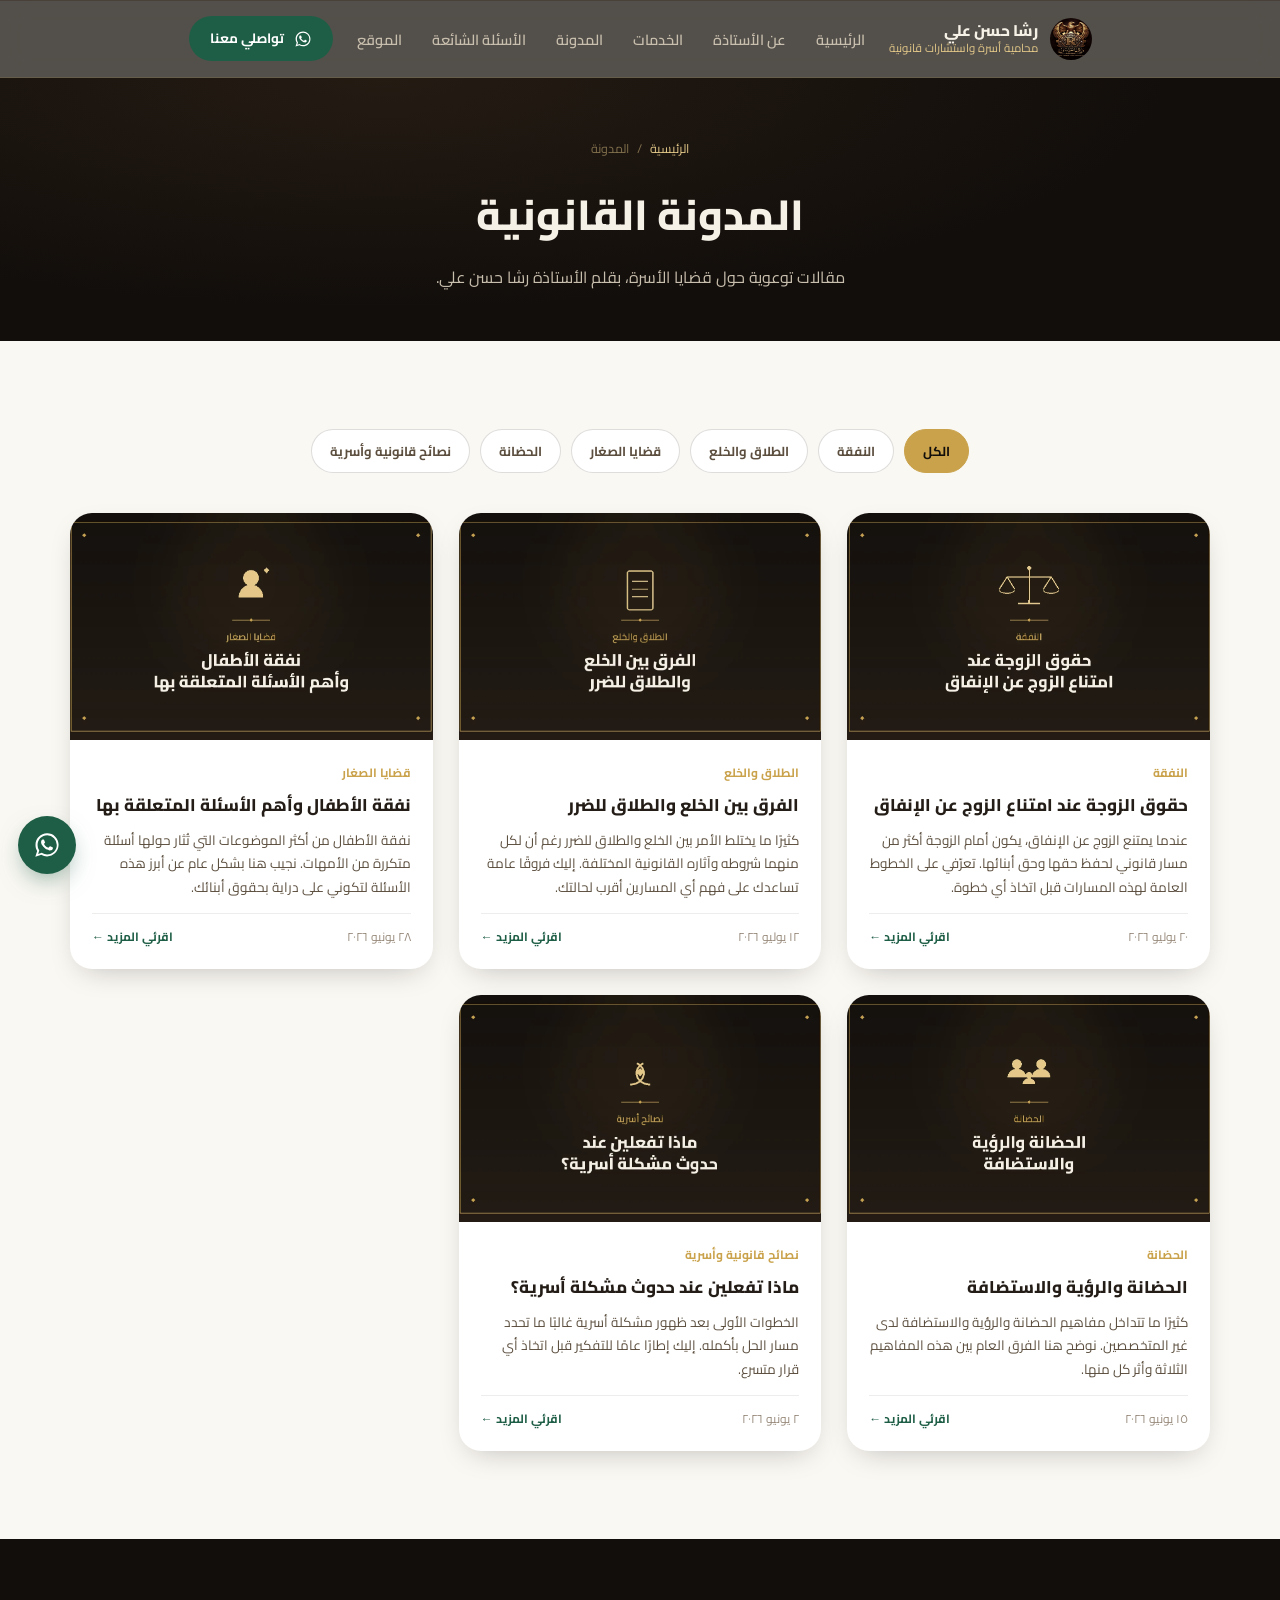
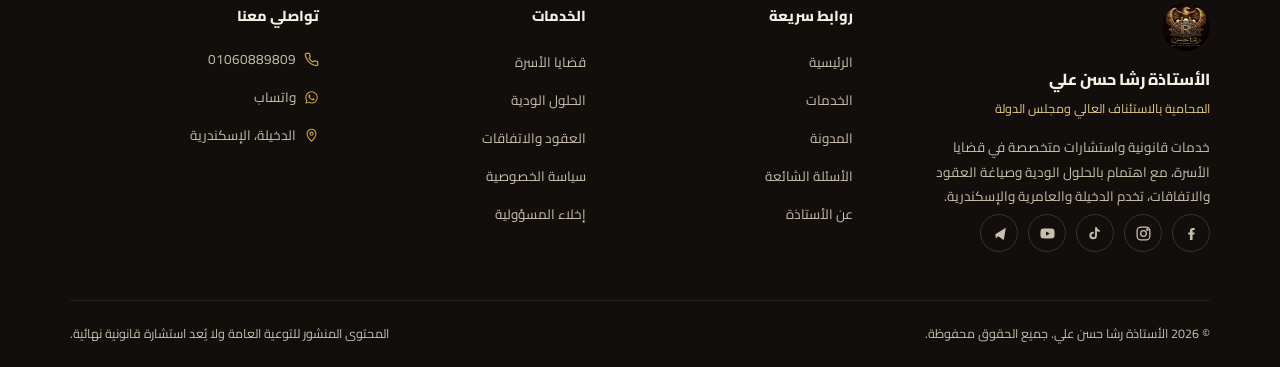
<file: blog/index.html>
<!DOCTYPE html>
<html lang="ar" dir="rtl">
<head>
<meta charset="UTF-8">
  <meta name="viewport" content="width=device-width, initial-scale=1, viewport-fit=cover">
  <title>المدونة القانونية | الأستاذة رشا حسن علي</title>
  <meta name="description" content="مقالات قانونية توعوية حول قضايا الأسرة، النفقة، الطلاق والخلع، الحضانة، والحلول الودية، بقلم الأستاذة رشا حسن علي.">
  <meta name="keywords" content="مدونة قانونية, قضايا الأسرة, نصائح قانونية أسرية">
  <meta name="robots" content="index, follow">
  <link rel="canonical" href="https://rashahassan-law.example/blog/index.html">

  <!-- Open Graph -->
  <meta property="og:type" content="website">
  <meta property="og:title" content="المدونة القانونية | الأستاذة رشا حسن علي">
  <meta property="og:description" content="مقالات قانونية توعوية حول قضايا الأسرة، النفقة، الطلاق والخلع، الحضانة، والحلول الودية، بقلم الأستاذة رشا حسن علي.">
  <meta property="og:image" content="https://rashahassan-law.example/images/og-image.webp">
  <meta property="og:url" content="https://rashahassan-law.example/blog/index.html">
  <meta property="og:locale" content="ar_EG">
  <meta property="og:site_name" content="رشا حسن – محاماة واستشارات أسرية">

  <!-- Twitter Card -->
  <meta name="twitter:card" content="summary_large_image">
  <meta name="twitter:title" content="المدونة القانونية | الأستاذة رشا حسن علي">
  <meta name="twitter:description" content="مقالات قانونية توعوية حول قضايا الأسرة، النفقة، الطلاق والخلع، الحضانة، والحلول الودية، بقلم الأستاذة رشا حسن علي.">
  <meta name="twitter:image" content="https://rashahassan-law.example/images/og-image.webp">

  <!-- PWA -->
  <link rel="manifest" href="../manifest.webmanifest">
  <meta name="theme-color" content="#120e0b">
  <link rel="icon" href="../icons/favicon.ico" sizes="any">
  <link rel="icon" href="../icons/icon-192.png" type="image/png">
  <link rel="apple-touch-icon" href="../icons/apple-touch-icon.png">
  <meta name="apple-mobile-web-app-capable" content="yes">
  <meta name="apple-mobile-web-app-status-bar-style" content="black-translucent">
  <meta name="apple-mobile-web-app-title" content="رشا حسن">

  <!-- Fonts & Styles -->
  <link rel="preload" href="../fonts/Cairo-Regular.woff2" as="font" type="font/woff2" crossorigin>
  <link rel="preload" href="../fonts/Cairo-Bold.woff2" as="font" type="font/woff2" crossorigin>
  <link rel="stylesheet" href="../css/tokens.css">
  <link rel="stylesheet" href="../css/main.css">
<script type="application/ld+json">{"@context": "https://schema.org", "@type": "WebSite", "name": "رشا حسن – محاماة واستشارات أسرية", "url": "https://rashahassan-law.example/index.html"}</script>
<script type="application/ld+json">{"@context": "https://schema.org", "@type": "BreadcrumbList", "itemListElement": [{"@type": "ListItem", "position": 1, "name": "الرئيسية", "item": "https://rashahassan-law.example/index.html"}, {"@type": "ListItem", "position": 2, "name": "المدونة", "item": "https://rashahassan-law.example/blog/index.html"}]}</script>

</head>
<body data-page="blog" data-root="blog">
<div class="offline-banner">أنتِ الآن غير متصلة بالإنترنت — يتم عرض المحتوى المخزّن مؤقتًا</div>

  <a href="#main" class="skip-link">تخطي إلى المحتوى</a>
  <header class="site-header">
    <div class="container">
      <a href="../index.html" class="brand" aria-label="الصفحة الرئيسية">
        <img src="../images/logo.webp" alt="شعار الأستاذة رشا حسن علي" width="42" height="42">
        <span class="brand-text"><strong>رشا حسن علي</strong><span>محامية أسرة واستشارات قانونية</span></span>
      </a>
      <nav class="main-nav" aria-label="التنقل الرئيسي">
        <ul><li><a href="../index.html#home">الرئيسية</a></li>
<li><a href="../index.html#about">عن الأستاذة</a></li>
<li><a href="../index.html#services">الخدمات</a></li>
<li><a href="../blog/index.html">المدونة</a></li>
<li><a href="../index.html#faq">الأسئلة الشائعة</a></li>
<li><a href="../index.html#map">الموقع</a></li></ul>
      </nav>
      <div class="header-actions">
        <a href="#" class="btn btn-whatsapp btn-sm" data-wa-key="hero" target="_blank" rel="noopener" id="header-wa-desktop">
          <svg viewBox="0 0 24 24" fill="currentColor"><path d="M12.04 2C6.58 2 2.13 6.45 2.13 11.91c0 1.87.5 3.62 1.44 5.13L2 22l5.13-1.55a9.86 9.86 0 0 0 4.9 1.31h.01c5.46 0 9.91-4.45 9.91-9.91 0-2.65-1.03-5.13-2.9-7A9.82 9.82 0 0 0 12.04 2zm0 18.06h-.01a8.2 8.2 0 0 1-4.18-1.14l-.3-.18-3.12.94.94-3.04-.2-.31a8.18 8.18 0 0 1-1.26-4.4c0-4.54 3.7-8.24 8.25-8.24a8.2 8.2 0 0 1 5.83 2.42 8.15 8.15 0 0 1 2.41 5.82c0 4.55-3.7 8.24-8.36 8.13zm4.51-6.16c-.25-.12-1.47-.73-1.7-.81-.23-.08-.4-.12-.56.12-.17.25-.65.81-.79.97-.15.17-.29.19-.54.06-.25-.12-1.06-.39-2.01-1.24-.74-.66-1.25-1.48-1.39-1.73-.15-.25-.02-.38.11-.51.11-.11.25-.29.37-.44.12-.15.16-.25.25-.42.08-.17.04-.31-.02-.44-.06-.12-.56-1.35-.77-1.85-.2-.48-.41-.42-.56-.43h-.48c-.17 0-.44.06-.67.31-.23.25-.87.85-.87 2.08s.9 2.41 1.02 2.58c.12.17 1.77 2.7 4.28 3.79.6.26 1.07.41 1.43.53.6.19 1.15.16 1.58.1.48-.07 1.47-.6 1.68-1.18.21-.58.21-1.08.15-1.18-.06-.1-.23-.17-.48-.29z"/></svg> تواصلي معنا
        </a>
        <button type="button" class="nav-toggle" aria-label="فتح القائمة" aria-controls="mobile-menu" aria-expanded="false">
          <svg viewBox="0 0 24 24" fill="none" stroke="currentColor" stroke-width="2" stroke-linecap="round"><path d="M4 7h16M4 12h16M4 17h16"/></svg>
        </button>
      </div>
    </div>
  </header>

  <div class="mobile-menu" id="mobile-menu">
    <div class="mobile-menu-top">
      <a href="../index.html" class="brand" aria-label="الصفحة الرئيسية">
        <img src="../images/logo.webp" alt="شعار الأستاذة رشا حسن علي" width="42" height="42">
        <span class="brand-text"><strong>رشا حسن علي</strong><span>محامية أسرة واستشارات قانونية</span></span>
      </a>
      <button type="button" class="mobile-menu-close" aria-label="إغلاق القائمة"><svg viewBox="0 0 24 24" fill="none" stroke="currentColor" stroke-width="2" stroke-linecap="round"><path d="M6 6l12 12M18 6L6 18"/></svg></button>
    </div>
    <nav aria-label="التنقل على الموبايل">
      <ul><li><a href="../index.html#home">الرئيسية</a></li>
<li><a href="../index.html#about">عن الأستاذة</a></li>
<li><a href="../index.html#services">الخدمات</a></li>
<li><a href="../blog/index.html">المدونة</a></li>
<li><a href="../index.html#faq">الأسئلة الشائعة</a></li>
<li><a href="../index.html#map">الموقع</a></li></ul>
    </nav>
    <div class="mobile-menu-cta">
      <a href="#" class="btn btn-whatsapp" data-wa-key="hero"><svg viewBox="0 0 24 24" fill="currentColor"><path d="M12.04 2C6.58 2 2.13 6.45 2.13 11.91c0 1.87.5 3.62 1.44 5.13L2 22l5.13-1.55a9.86 9.86 0 0 0 4.9 1.31h.01c5.46 0 9.91-4.45 9.91-9.91 0-2.65-1.03-5.13-2.9-7A9.82 9.82 0 0 0 12.04 2zm0 18.06h-.01a8.2 8.2 0 0 1-4.18-1.14l-.3-.18-3.12.94.94-3.04-.2-.31a8.18 8.18 0 0 1-1.26-4.4c0-4.54 3.7-8.24 8.25-8.24a8.2 8.2 0 0 1 5.83 2.42 8.15 8.15 0 0 1 2.41 5.82c0 4.55-3.7 8.24-8.36 8.13zm4.51-6.16c-.25-.12-1.47-.73-1.7-.81-.23-.08-.4-.12-.56.12-.17.25-.65.81-.79.97-.15.17-.29.19-.54.06-.25-.12-1.06-.39-2.01-1.24-.74-.66-1.25-1.48-1.39-1.73-.15-.25-.02-.38.11-.51.11-.11.25-.29.37-.44.12-.15.16-.25.25-.42.08-.17.04-.31-.02-.44-.06-.12-.56-1.35-.77-1.85-.2-.48-.41-.42-.56-.43h-.48c-.17 0-.44.06-.67.31-.23.25-.87.85-.87 2.08s.9 2.41 1.02 2.58c.12.17 1.77 2.7 4.28 3.79.6.26 1.07.41 1.43.53.6.19 1.15.16 1.58.1.48-.07 1.47-.6 1.68-1.18.21-.58.21-1.08.15-1.18-.06-.1-.23-.17-.48-.29z"/></svg> تواصلي عبر واتساب</a>
      <a href="#" class="btn btn-outline-dark" data-tel-link><svg viewBox="0 0 24 24" fill="none" stroke="currentColor" stroke-width="2" stroke-linecap="round" stroke-linejoin="round"><path d="M22 16.92v3a2 2 0 0 1-2.18 2 19.79 19.79 0 0 1-8.63-3.07 19.5 19.5 0 0 1-6-6 19.79 19.79 0 0 1-3.07-8.67A2 2 0 0 1 4.11 2h3a2 2 0 0 1 2 1.72c.127.96.361 1.903.7 2.81a2 2 0 0 1-.45 2.11L8.09 9.91a16 16 0 0 0 6 6l1.27-1.27a2 2 0 0 1 2.11-.45c.907.339 1.85.573 2.81.7A2 2 0 0 1 22 16.92z"/></svg> اتصلي الآن</a>
    </div>
  </div>


<main id="main">
  <div class="page-hero">
    <div class="container">
      <div class="breadcrumb"><a href="../index.html">الرئيسية</a><span>/</span><span>المدونة</span></div>
      <h1>المدونة القانونية</h1>
      <p>مقالات توعوية حول قضايا الأسرة، بقلم الأستاذة رشا حسن علي.</p>
    </div>
  </div>

  <section class="section-pad">
    <div class="container">
      <div class="blog-filters" data-blog-filters></div>
      <div class="blog-grid" data-blog-full-grid>
        <div class="blog-card skeleton-card"><div class="b-img skeleton"></div><div class="b-body"><h3 class="skeleton">.</h3><p class="skeleton">.</p></div></div>
        <div class="blog-card skeleton-card"><div class="b-img skeleton"></div><div class="b-body"><h3 class="skeleton">.</h3><p class="skeleton">.</p></div></div>
        <div class="blog-card skeleton-card"><div class="b-img skeleton"></div><div class="b-body"><h3 class="skeleton">.</h3><p class="skeleton">.</p></div></div>
      </div>
    </div>
  </section>
</main>


  <footer class="site-footer">
    <div class="container">
      <div class="footer-grid">
        <div class="footer-brand">
          <img src="../images/logo.webp" alt="شعار الأستاذة رشا حسن علي" width="48" height="48">
          <strong>الأستاذة رشا حسن علي</strong>
          <span>المحامية بالاستئناف العالي ومجلس الدولة</span>
          <p>خدمات قانونية واستشارات متخصصة في قضايا الأسرة، مع اهتمام بالحلول الودية وصياغة العقود والاتفاقات، تخدم الدخيلة والعامرية والإسكندرية.</p>
          <div class="footer-social">
            <a href="#" data-fb-link target="_blank" rel="noopener" aria-label="فيسبوك"><svg viewBox="0 0 24 24" fill="currentColor"><path d="M13.5 21v-7.5h2.5l.5-3h-3V8.5c0-.9.2-1.5 1.5-1.5H16.5V4.3c-.3 0-1.3-.1-2.5-.1-2.5 0-4.2 1.5-4.2 4.3V10.5H7.3v3H9.8V21z"/></svg></a>
            <a href="#" aria-label="انستجرام"><svg viewBox="0 0 24 24" fill="none" stroke="currentColor" stroke-width="1.8"><rect x="3" y="3" width="18" height="18" rx="5"/><circle cx="12" cy="12" r="4"/><circle cx="17.5" cy="6.5" r="1"/></svg></a>
            <a href="#" aria-label="تيك توك"><svg viewBox="0 0 24 24" fill="currentColor"><path d="M14 3c.3 2 1.8 3.6 4 3.9v2.6c-1.4 0-2.8-.4-4-1.2v6.4a5.3 5.3 0 1 1-5.3-5.3c.3 0 .6 0 .9.1v2.7a2.6 2.6 0 1 0 1.8 2.5V3z"/></svg></a>
            <a href="#" aria-label="يوتيوب"><svg viewBox="0 0 24 24" fill="currentColor"><path d="M22 12s0-3.2-.4-4.7a2.8 2.8 0 0 0-2-2C17.9 5 12 5 12 5s-5.9 0-7.6.3a2.8 2.8 0 0 0-2 2C2 8.8 2 12 2 12s0 3.2.4 4.7c.3 1 1 1.7 2 2C6.1 19 12 19 12 19s5.9 0 7.6-.3a2.8 2.8 0 0 0 2-2c.4-1.5.4-4.7.4-4.7zM10 15V9l5.2 3z"/></svg></a>
            <a href="#" aria-label="تيليجرام"><svg viewBox="0 0 24 24" fill="currentColor"><path d="m21 4-3 17-8-5-3 3-1-6L21 4z"/></svg></a>
          </div>
        </div>
        <div class="footer-col">
          <h4>روابط سريعة</h4>
          <ul>
            <li><a href="../index.html#home">الرئيسية</a></li>
            <li><a href="../index.html#services">الخدمات</a></li>
            <li><a href="../blog/index.html">المدونة</a></li>
            <li><a href="../index.html#faq">الأسئلة الشائعة</a></li>
            <li><a href="../index.html#about">عن الأستاذة</a></li>
          </ul>
        </div>
        <div class="footer-col">
          <h4>الخدمات</h4>
          <ul>
            <li><a href="../index.html#services">قضايا الأسرة</a></li>
            <li><a href="../index.html#amicable">الحلول الودية</a></li>
            <li><a href="../index.html#contracts">العقود والاتفاقات</a></li>
            <li><a href="../privacy.html">سياسة الخصوصية</a></li>
            <li><a href="../disclaimer.html">إخلاء المسؤولية</a></li>
          </ul>
        </div>
        <div class="footer-col">
          <h4>تواصلي معنا</h4>
          <ul>
            <li><a href="#" data-tel-link><svg viewBox="0 0 24 24" fill="none" stroke="currentColor" stroke-width="2" stroke-linecap="round" stroke-linejoin="round"><path d="M22 16.92v3a2 2 0 0 1-2.18 2 19.79 19.79 0 0 1-8.63-3.07 19.5 19.5 0 0 1-6-6 19.79 19.79 0 0 1-3.07-8.67A2 2 0 0 1 4.11 2h3a2 2 0 0 1 2 1.72c.127.96.361 1.903.7 2.81a2 2 0 0 1-.45 2.11L8.09 9.91a16 16 0 0 0 6 6l1.27-1.27a2 2 0 0 1 2.11-.45c.907.339 1.85.573 2.81.7A2 2 0 0 1 22 16.92z"/></svg> <span data-phone-display></span></a></li>
            <li><a href="#" data-wa-key="hero" target="_blank" rel="noopener"><svg viewBox="0 0 24 24" fill="currentColor"><path d="M12.04 2C6.58 2 2.13 6.45 2.13 11.91c0 1.87.5 3.62 1.44 5.13L2 22l5.13-1.55a9.86 9.86 0 0 0 4.9 1.31h.01c5.46 0 9.91-4.45 9.91-9.91 0-2.65-1.03-5.13-2.9-7A9.82 9.82 0 0 0 12.04 2zm0 18.06h-.01a8.2 8.2 0 0 1-4.18-1.14l-.3-.18-3.12.94.94-3.04-.2-.31a8.18 8.18 0 0 1-1.26-4.4c0-4.54 3.7-8.24 8.25-8.24a8.2 8.2 0 0 1 5.83 2.42 8.15 8.15 0 0 1 2.41 5.82c0 4.55-3.7 8.24-8.36 8.13zm4.51-6.16c-.25-.12-1.47-.73-1.7-.81-.23-.08-.4-.12-.56.12-.17.25-.65.81-.79.97-.15.17-.29.19-.54.06-.25-.12-1.06-.39-2.01-1.24-.74-.66-1.25-1.48-1.39-1.73-.15-.25-.02-.38.11-.51.11-.11.25-.29.37-.44.12-.15.16-.25.25-.42.08-.17.04-.31-.02-.44-.06-.12-.56-1.35-.77-1.85-.2-.48-.41-.42-.56-.43h-.48c-.17 0-.44.06-.67.31-.23.25-.87.85-.87 2.08s.9 2.41 1.02 2.58c.12.17 1.77 2.7 4.28 3.79.6.26 1.07.41 1.43.53.6.19 1.15.16 1.58.1.48-.07 1.47-.6 1.68-1.18.21-.58.21-1.08.15-1.18-.06-.1-.23-.17-.48-.29z"/></svg> واتساب</a></li>
            <li><a href="../index.html#map"><svg viewBox="0 0 24 24" fill="none" stroke="currentColor" stroke-width="1.8" stroke-linecap="round" stroke-linejoin="round"><path d="M12 21s7-6.5 7-12a7 7 0 1 0-14 0c0 5.5 7 12 7 12z"/><circle cx="12" cy="9" r="2.5"/></svg> الدخيلة، الإسكندرية</a></li>
          </ul>
        </div>
      </div>
      <div class="footer-bottom">
        <span>© <span data-year></span> الأستاذة رشا حسن علي. جميع الحقوق محفوظة.</span>
        <span>المحتوى المنشور للتوعية العامة ولا يُعد استشارة قانونية نهائية.</span>
      </div>
    </div>
  </footer>


  <nav class="bottom-nav" aria-label="تنقل سريع">
    <a href="../index.html" data-page-match="home"><svg viewBox="0 0 24 24" fill="none" stroke="currentColor" stroke-width="1.8" stroke-linecap="round" stroke-linejoin="round"><path d="M3 9.5 12 3l9 6.5V20a1 1 0 0 1-1 1h-5v-7H9v7H4a1 1 0 0 1-1-1z"/></svg>الرئيسية</a>
    <a href="../index.html#services" data-page-match="services"><svg viewBox="0 0 24 24" fill="none" stroke="currentColor" stroke-width="1.8" stroke-linecap="round" stroke-linejoin="round"><rect x="2" y="5" width="20" height="14" rx="2"/><circle cx="8.5" cy="12" r="2"/><path d="M6 16.5c.5-1.5 1.7-2.2 2.5-2.2s2 .7 2.5 2.2M14 9h5M14 13h5M14 16h3"/></svg>الخدمات</a>
    <a href="../blog/index.html" data-page-match="blog"><svg viewBox="0 0 24 24" fill="none" stroke="currentColor" stroke-width="1.8" stroke-linecap="round" stroke-linejoin="round"><path d="M4 5.5A2.5 2.5 0 0 1 6.5 3H20v16.5A1.5 1.5 0 0 1 18.5 21H6.5A2.5 2.5 0 0 1 4 18.5z"/><path d="M4 18.5A2.5 2.5 0 0 1 6.5 16H20"/></svg>المدونة</a>
    <a href="../index.html#ask" data-page-match="ask"><svg viewBox="0 0 24 24" fill="none" stroke="currentColor" stroke-width="1.8" stroke-linecap="round" stroke-linejoin="round"><path d="M21 11.5a8.38 8.38 0 0 1-.9 3.8 8.5 8.5 0 0 1-7.6 4.7 8.38 8.38 0 0 1-3.8-.9L3 21l1.9-5.7a8.38 8.38 0 0 1-.9-3.8 8.5 8.5 0 0 1 4.7-7.6 8.38 8.38 0 0 1 3.8-.9h.5a8.48 8.48 0 0 1 8 8z"/></svg>اسألي</a>
    <a href="#" class="nav-wa" data-wa-key="hero"><svg viewBox="0 0 24 24" fill="currentColor"><path d="M12.04 2C6.58 2 2.13 6.45 2.13 11.91c0 1.87.5 3.62 1.44 5.13L2 22l5.13-1.55a9.86 9.86 0 0 0 4.9 1.31h.01c5.46 0 9.91-4.45 9.91-9.91 0-2.65-1.03-5.13-2.9-7A9.82 9.82 0 0 0 12.04 2zm0 18.06h-.01a8.2 8.2 0 0 1-4.18-1.14l-.3-.18-3.12.94.94-3.04-.2-.31a8.18 8.18 0 0 1-1.26-4.4c0-4.54 3.7-8.24 8.25-8.24a8.2 8.2 0 0 1 5.83 2.42 8.15 8.15 0 0 1 2.41 5.82c0 4.55-3.7 8.24-8.36 8.13zm4.51-6.16c-.25-.12-1.47-.73-1.7-.81-.23-.08-.4-.12-.56.12-.17.25-.65.81-.79.97-.15.17-.29.19-.54.06-.25-.12-1.06-.39-2.01-1.24-.74-.66-1.25-1.48-1.39-1.73-.15-.25-.02-.38.11-.51.11-.11.25-.29.37-.44.12-.15.16-.25.25-.42.08-.17.04-.31-.02-.44-.06-.12-.56-1.35-.77-1.85-.2-.48-.41-.42-.56-.43h-.48c-.17 0-.44.06-.67.31-.23.25-.87.85-.87 2.08s.9 2.41 1.02 2.58c.12.17 1.77 2.7 4.28 3.79.6.26 1.07.41 1.43.53.6.19 1.15.16 1.58.1.48-.07 1.47-.6 1.68-1.18.21-.58.21-1.08.15-1.18-.06-.1-.23-.17-.48-.29z"/></svg>واتساب</a>
  </nav>

<a href="#" class="floating-whatsapp" data-wa-key="hero" target="_blank" rel="noopener" aria-label="تواصلي عبر واتساب"><svg viewBox="0 0 24 24" fill="currentColor"><path d="M12.04 2C6.58 2 2.13 6.45 2.13 11.91c0 1.87.5 3.62 1.44 5.13L2 22l5.13-1.55a9.86 9.86 0 0 0 4.9 1.31h.01c5.46 0 9.91-4.45 9.91-9.91 0-2.65-1.03-5.13-2.9-7A9.82 9.82 0 0 0 12.04 2zm0 18.06h-.01a8.2 8.2 0 0 1-4.18-1.14l-.3-.18-3.12.94.94-3.04-.2-.31a8.18 8.18 0 0 1-1.26-4.4c0-4.54 3.7-8.24 8.25-8.24a8.2 8.2 0 0 1 5.83 2.42 8.15 8.15 0 0 1 2.41 5.82c0 4.55-3.7 8.24-8.36 8.13zm4.51-6.16c-.25-.12-1.47-.73-1.7-.81-.23-.08-.4-.12-.56.12-.17.25-.65.81-.79.97-.15.17-.29.19-.54.06-.25-.12-1.06-.39-2.01-1.24-.74-.66-1.25-1.48-1.39-1.73-.15-.25-.02-.38.11-.51.11-.11.25-.29.37-.44.12-.15.16-.25.25-.42.08-.17.04-.31-.02-.44-.06-.12-.56-1.35-.77-1.85-.2-.48-.41-.42-.56-.43h-.48c-.17 0-.44.06-.67.31-.23.25-.87.85-.87 2.08s.9 2.41 1.02 2.58c.12.17 1.77 2.7 4.28 3.79.6.26 1.07.41 1.43.53.6.19 1.15.16 1.58.1.48-.07 1.47-.6 1.68-1.18.21-.58.21-1.08.15-1.18-.06-.1-.23-.17-.48-.29z"/></svg></a>

  <div class="wizard-overlay" role="dialog" aria-modal="true" aria-label="اكتشفي موقفك القانوني">
    <div class="wizard-modal">
      <button type="button" class="wizard-close" data-wizard-close aria-label="إغلاق"><svg viewBox="0 0 24 24" fill="none" stroke="currentColor" stroke-width="2" stroke-linecap="round"><path d="M6 6l12 12M18 6L6 18"/></svg></button>
      <div class="wizard-body"></div>
    </div>
  </div>


  <div class="update-toast">
    <div class="ut-icon"><svg viewBox="0 0 24 24" fill="none" stroke="currentColor" stroke-width="2" stroke-linecap="round" stroke-linejoin="round"><path d="M21 12a9 9 0 1 1-3.02-6.72"/><path d="M21 3v6h-6"/></svg></div>
    <div class="ut-text">
      <strong>يتوفر إصدار جديد</strong>
      <span>حدّثي الصفحة للحصول على آخر التحديثات</span>
    </div>
    <div class="ut-actions">
      <button type="button" class="ut-refresh">تحديث</button>
      <button type="button" class="ut-dismiss">لاحقًا</button>
    </div>
  </div>

  <div class="install-toast">
    <img src="../icons/icon-96.png" alt="">
    <div class="it-text">
      <strong>ثبّتي تطبيق رشا حسن</strong>
      <span>وصول أسرع حتى بدون إنترنت</span>
    </div>
    <div class="it-actions">
      <button type="button" class="it-install">تثبيت</button>
      <button type="button" class="it-dismiss">لاحقًا</button>
    </div>
  </div>


<script src="../js/config.js"></script>
<script src="../js/main.js" defer></script>
</body>
</html>
</file>
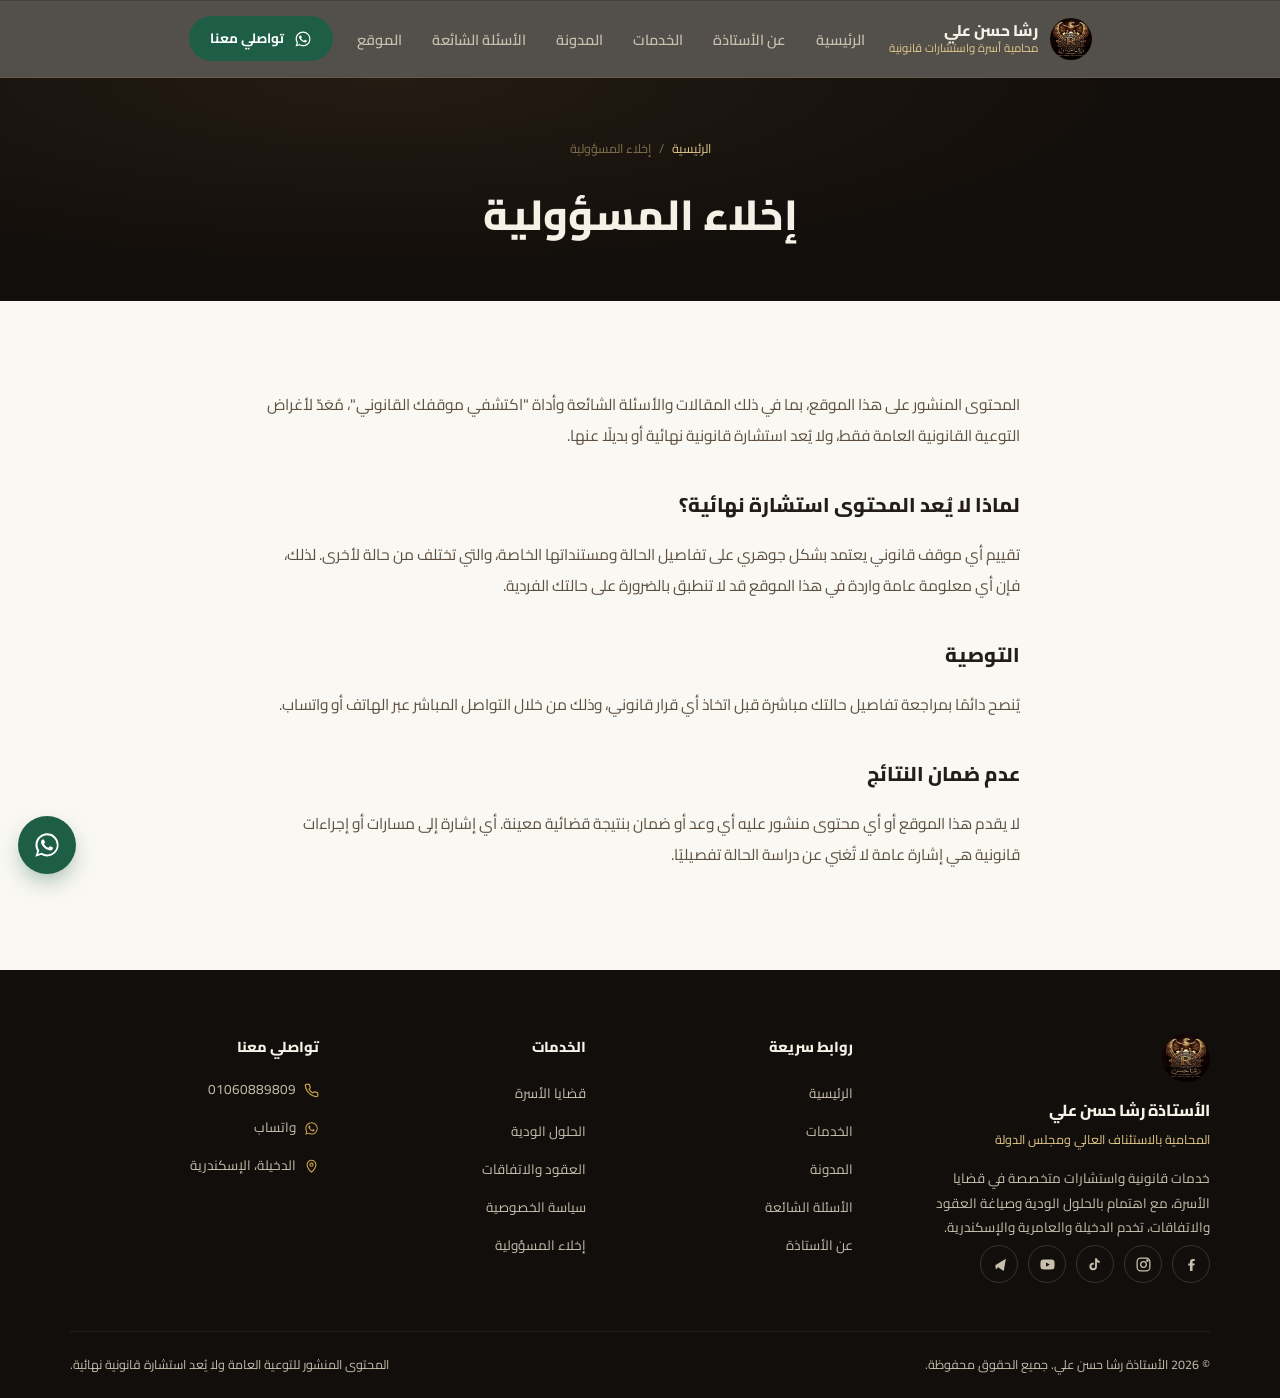
<file: disclaimer.html>
<!DOCTYPE html>
<html lang="ar" dir="rtl">
<head>
<meta charset="UTF-8">
  <meta name="viewport" content="width=device-width, initial-scale=1, viewport-fit=cover">
  <title>إخلاء المسؤولية | الأستاذة رشا حسن علي</title>
  <meta name="description" content="إخلاء مسؤولية بخصوص المحتوى القانوني التوعوي المنشور على موقع الأستاذة رشا حسن علي.">
  
  <meta name="robots" content="index, follow">
  <link rel="canonical" href="https://rashahassan-law.example/disclaimer.html">

  <!-- Open Graph -->
  <meta property="og:type" content="website">
  <meta property="og:title" content="إخلاء المسؤولية | الأستاذة رشا حسن علي">
  <meta property="og:description" content="إخلاء مسؤولية بخصوص المحتوى القانوني التوعوي المنشور على موقع الأستاذة رشا حسن علي.">
  <meta property="og:image" content="https://rashahassan-law.example/images/og-image.webp">
  <meta property="og:url" content="https://rashahassan-law.example/disclaimer.html">
  <meta property="og:locale" content="ar_EG">
  <meta property="og:site_name" content="رشا حسن – محاماة واستشارات أسرية">

  <!-- Twitter Card -->
  <meta name="twitter:card" content="summary_large_image">
  <meta name="twitter:title" content="إخلاء المسؤولية | الأستاذة رشا حسن علي">
  <meta name="twitter:description" content="إخلاء مسؤولية بخصوص المحتوى القانوني التوعوي المنشور على موقع الأستاذة رشا حسن علي.">
  <meta name="twitter:image" content="https://rashahassan-law.example/images/og-image.webp">

  <!-- PWA -->
  <link rel="manifest" href="manifest.webmanifest">
  <meta name="theme-color" content="#120e0b">
  <link rel="icon" href="icons/favicon.ico" sizes="any">
  <link rel="icon" href="icons/icon-192.png" type="image/png">
  <link rel="apple-touch-icon" href="icons/apple-touch-icon.png">
  <meta name="apple-mobile-web-app-capable" content="yes">
  <meta name="apple-mobile-web-app-status-bar-style" content="black-translucent">
  <meta name="apple-mobile-web-app-title" content="رشا حسن">

  <!-- Fonts & Styles -->
  <link rel="preload" href="fonts/Cairo-Regular.woff2" as="font" type="font/woff2" crossorigin>
  <link rel="preload" href="fonts/Cairo-Bold.woff2" as="font" type="font/woff2" crossorigin>
  <link rel="stylesheet" href="css/tokens.css">
  <link rel="stylesheet" href="css/main.css">
<script type="application/ld+json">{"@context": "https://schema.org", "@type": "WebSite", "name": "رشا حسن – محاماة واستشارات أسرية", "url": "https://rashahassan-law.example/index.html"}</script>

</head>
<body data-page="disclaimer" data-root="">
<div class="offline-banner">أنتِ الآن غير متصلة بالإنترنت — يتم عرض المحتوى المخزّن مؤقتًا</div>

  <a href="#main" class="skip-link">تخطي إلى المحتوى</a>
  <header class="site-header">
    <div class="container">
      <a href="index.html" class="brand" aria-label="الصفحة الرئيسية">
        <img src="images/logo.webp" alt="شعار الأستاذة رشا حسن علي" width="42" height="42">
        <span class="brand-text"><strong>رشا حسن علي</strong><span>محامية أسرة واستشارات قانونية</span></span>
      </a>
      <nav class="main-nav" aria-label="التنقل الرئيسي">
        <ul><li><a href="index.html#home">الرئيسية</a></li>
<li><a href="index.html#about">عن الأستاذة</a></li>
<li><a href="index.html#services">الخدمات</a></li>
<li><a href="blog/index.html">المدونة</a></li>
<li><a href="index.html#faq">الأسئلة الشائعة</a></li>
<li><a href="index.html#map">الموقع</a></li></ul>
      </nav>
      <div class="header-actions">
        <a href="#" class="btn btn-whatsapp btn-sm" data-wa-key="hero" target="_blank" rel="noopener" id="header-wa-desktop">
          <svg viewBox="0 0 24 24" fill="currentColor"><path d="M12.04 2C6.58 2 2.13 6.45 2.13 11.91c0 1.87.5 3.62 1.44 5.13L2 22l5.13-1.55a9.86 9.86 0 0 0 4.9 1.31h.01c5.46 0 9.91-4.45 9.91-9.91 0-2.65-1.03-5.13-2.9-7A9.82 9.82 0 0 0 12.04 2zm0 18.06h-.01a8.2 8.2 0 0 1-4.18-1.14l-.3-.18-3.12.94.94-3.04-.2-.31a8.18 8.18 0 0 1-1.26-4.4c0-4.54 3.7-8.24 8.25-8.24a8.2 8.2 0 0 1 5.83 2.42 8.15 8.15 0 0 1 2.41 5.82c0 4.55-3.7 8.24-8.36 8.13zm4.51-6.16c-.25-.12-1.47-.73-1.7-.81-.23-.08-.4-.12-.56.12-.17.25-.65.81-.79.97-.15.17-.29.19-.54.06-.25-.12-1.06-.39-2.01-1.24-.74-.66-1.25-1.48-1.39-1.73-.15-.25-.02-.38.11-.51.11-.11.25-.29.37-.44.12-.15.16-.25.25-.42.08-.17.04-.31-.02-.44-.06-.12-.56-1.35-.77-1.85-.2-.48-.41-.42-.56-.43h-.48c-.17 0-.44.06-.67.31-.23.25-.87.85-.87 2.08s.9 2.41 1.02 2.58c.12.17 1.77 2.7 4.28 3.79.6.26 1.07.41 1.43.53.6.19 1.15.16 1.58.1.48-.07 1.47-.6 1.68-1.18.21-.58.21-1.08.15-1.18-.06-.1-.23-.17-.48-.29z"/></svg> تواصلي معنا
        </a>
        <button type="button" class="nav-toggle" aria-label="فتح القائمة" aria-controls="mobile-menu" aria-expanded="false">
          <svg viewBox="0 0 24 24" fill="none" stroke="currentColor" stroke-width="2" stroke-linecap="round"><path d="M4 7h16M4 12h16M4 17h16"/></svg>
        </button>
      </div>
    </div>
  </header>

  <div class="mobile-menu" id="mobile-menu">
    <div class="mobile-menu-top">
      <a href="index.html" class="brand" aria-label="الصفحة الرئيسية">
        <img src="images/logo.webp" alt="شعار الأستاذة رشا حسن علي" width="42" height="42">
        <span class="brand-text"><strong>رشا حسن علي</strong><span>محامية أسرة واستشارات قانونية</span></span>
      </a>
      <button type="button" class="mobile-menu-close" aria-label="إغلاق القائمة"><svg viewBox="0 0 24 24" fill="none" stroke="currentColor" stroke-width="2" stroke-linecap="round"><path d="M6 6l12 12M18 6L6 18"/></svg></button>
    </div>
    <nav aria-label="التنقل على الموبايل">
      <ul><li><a href="index.html#home">الرئيسية</a></li>
<li><a href="index.html#about">عن الأستاذة</a></li>
<li><a href="index.html#services">الخدمات</a></li>
<li><a href="blog/index.html">المدونة</a></li>
<li><a href="index.html#faq">الأسئلة الشائعة</a></li>
<li><a href="index.html#map">الموقع</a></li></ul>
    </nav>
    <div class="mobile-menu-cta">
      <a href="#" class="btn btn-whatsapp" data-wa-key="hero"><svg viewBox="0 0 24 24" fill="currentColor"><path d="M12.04 2C6.58 2 2.13 6.45 2.13 11.91c0 1.87.5 3.62 1.44 5.13L2 22l5.13-1.55a9.86 9.86 0 0 0 4.9 1.31h.01c5.46 0 9.91-4.45 9.91-9.91 0-2.65-1.03-5.13-2.9-7A9.82 9.82 0 0 0 12.04 2zm0 18.06h-.01a8.2 8.2 0 0 1-4.18-1.14l-.3-.18-3.12.94.94-3.04-.2-.31a8.18 8.18 0 0 1-1.26-4.4c0-4.54 3.7-8.24 8.25-8.24a8.2 8.2 0 0 1 5.83 2.42 8.15 8.15 0 0 1 2.41 5.82c0 4.55-3.7 8.24-8.36 8.13zm4.51-6.16c-.25-.12-1.47-.73-1.7-.81-.23-.08-.4-.12-.56.12-.17.25-.65.81-.79.97-.15.17-.29.19-.54.06-.25-.12-1.06-.39-2.01-1.24-.74-.66-1.25-1.48-1.39-1.73-.15-.25-.02-.38.11-.51.11-.11.25-.29.37-.44.12-.15.16-.25.25-.42.08-.17.04-.31-.02-.44-.06-.12-.56-1.35-.77-1.85-.2-.48-.41-.42-.56-.43h-.48c-.17 0-.44.06-.67.31-.23.25-.87.85-.87 2.08s.9 2.41 1.02 2.58c.12.17 1.77 2.7 4.28 3.79.6.26 1.07.41 1.43.53.6.19 1.15.16 1.58.1.48-.07 1.47-.6 1.68-1.18.21-.58.21-1.08.15-1.18-.06-.1-.23-.17-.48-.29z"/></svg> تواصلي عبر واتساب</a>
      <a href="#" class="btn btn-outline-dark" data-tel-link><svg viewBox="0 0 24 24" fill="none" stroke="currentColor" stroke-width="2" stroke-linecap="round" stroke-linejoin="round"><path d="M22 16.92v3a2 2 0 0 1-2.18 2 19.79 19.79 0 0 1-8.63-3.07 19.5 19.5 0 0 1-6-6 19.79 19.79 0 0 1-3.07-8.67A2 2 0 0 1 4.11 2h3a2 2 0 0 1 2 1.72c.127.96.361 1.903.7 2.81a2 2 0 0 1-.45 2.11L8.09 9.91a16 16 0 0 0 6 6l1.27-1.27a2 2 0 0 1 2.11-.45c.907.339 1.85.573 2.81.7A2 2 0 0 1 22 16.92z"/></svg> اتصلي الآن</a>
    </div>
  </div>

<main id="main">

  <div class="page-hero">
    <div class="container">
      <div class="breadcrumb"><a href="index.html">الرئيسية</a><span>/</span><span>إخلاء المسؤولية</span></div>
      <h1>إخلاء المسؤولية</h1>
    </div>
  </div>
  <section class="section-pad">
    <div class="container">
      <div class="legal-content">
        <p>المحتوى المنشور على هذا الموقع، بما في ذلك المقالات والأسئلة الشائعة وأداة "اكتشفي موقفك القانوني"، مُعَدّ لأغراض التوعية القانونية العامة فقط، ولا يُعد استشارة قانونية نهائية أو بديلًا عنها.</p>

        <h2>لماذا لا يُعد المحتوى استشارة نهائية؟</h2>
        <p>تقييم أي موقف قانوني يعتمد بشكل جوهري على تفاصيل الحالة ومستنداتها الخاصة، والتي تختلف من حالة لأخرى. لذلك، فإن أي معلومة عامة واردة في هذا الموقع قد لا تنطبق بالضرورة على حالتك الفردية.</p>

        <h2>التوصية</h2>
        <p>يُنصح دائمًا بمراجعة تفاصيل حالتك مباشرة قبل اتخاذ أي قرار قانوني، وذلك من خلال التواصل المباشر عبر الهاتف أو واتساب.</p>

        <h2>عدم ضمان النتائج</h2>
        <p>لا يقدم هذا الموقع أو أي محتوى منشور عليه أي وعد أو ضمان بنتيجة قضائية معينة. أي إشارة إلى مسارات أو إجراءات قانونية هي إشارة عامة لا تُغني عن دراسة الحالة تفصيليًا.</p>
      </div>
    </div>
  </section>

</main>

  <footer class="site-footer">
    <div class="container">
      <div class="footer-grid">
        <div class="footer-brand">
          <img src="images/logo.webp" alt="شعار الأستاذة رشا حسن علي" width="48" height="48">
          <strong>الأستاذة رشا حسن علي</strong>
          <span>المحامية بالاستئناف العالي ومجلس الدولة</span>
          <p>خدمات قانونية واستشارات متخصصة في قضايا الأسرة، مع اهتمام بالحلول الودية وصياغة العقود والاتفاقات، تخدم الدخيلة والعامرية والإسكندرية.</p>
          <div class="footer-social">
            <a href="#" data-fb-link target="_blank" rel="noopener" aria-label="فيسبوك"><svg viewBox="0 0 24 24" fill="currentColor"><path d="M13.5 21v-7.5h2.5l.5-3h-3V8.5c0-.9.2-1.5 1.5-1.5H16.5V4.3c-.3 0-1.3-.1-2.5-.1-2.5 0-4.2 1.5-4.2 4.3V10.5H7.3v3H9.8V21z"/></svg></a>
            <a href="#" aria-label="انستجرام"><svg viewBox="0 0 24 24" fill="none" stroke="currentColor" stroke-width="1.8"><rect x="3" y="3" width="18" height="18" rx="5"/><circle cx="12" cy="12" r="4"/><circle cx="17.5" cy="6.5" r="1"/></svg></a>
            <a href="#" aria-label="تيك توك"><svg viewBox="0 0 24 24" fill="currentColor"><path d="M14 3c.3 2 1.8 3.6 4 3.9v2.6c-1.4 0-2.8-.4-4-1.2v6.4a5.3 5.3 0 1 1-5.3-5.3c.3 0 .6 0 .9.1v2.7a2.6 2.6 0 1 0 1.8 2.5V3z"/></svg></a>
            <a href="#" aria-label="يوتيوب"><svg viewBox="0 0 24 24" fill="currentColor"><path d="M22 12s0-3.2-.4-4.7a2.8 2.8 0 0 0-2-2C17.9 5 12 5 12 5s-5.9 0-7.6.3a2.8 2.8 0 0 0-2 2C2 8.8 2 12 2 12s0 3.2.4 4.7c.3 1 1 1.7 2 2C6.1 19 12 19 12 19s5.9 0 7.6-.3a2.8 2.8 0 0 0 2-2c.4-1.5.4-4.7.4-4.7zM10 15V9l5.2 3z"/></svg></a>
            <a href="#" aria-label="تيليجرام"><svg viewBox="0 0 24 24" fill="currentColor"><path d="m21 4-3 17-8-5-3 3-1-6L21 4z"/></svg></a>
          </div>
        </div>
        <div class="footer-col">
          <h4>روابط سريعة</h4>
          <ul>
            <li><a href="index.html#home">الرئيسية</a></li>
            <li><a href="index.html#services">الخدمات</a></li>
            <li><a href="blog/index.html">المدونة</a></li>
            <li><a href="index.html#faq">الأسئلة الشائعة</a></li>
            <li><a href="index.html#about">عن الأستاذة</a></li>
          </ul>
        </div>
        <div class="footer-col">
          <h4>الخدمات</h4>
          <ul>
            <li><a href="index.html#services">قضايا الأسرة</a></li>
            <li><a href="index.html#amicable">الحلول الودية</a></li>
            <li><a href="index.html#contracts">العقود والاتفاقات</a></li>
            <li><a href="privacy.html">سياسة الخصوصية</a></li>
            <li><a href="disclaimer.html">إخلاء المسؤولية</a></li>
          </ul>
        </div>
        <div class="footer-col">
          <h4>تواصلي معنا</h4>
          <ul>
            <li><a href="#" data-tel-link><svg viewBox="0 0 24 24" fill="none" stroke="currentColor" stroke-width="2" stroke-linecap="round" stroke-linejoin="round"><path d="M22 16.92v3a2 2 0 0 1-2.18 2 19.79 19.79 0 0 1-8.63-3.07 19.5 19.5 0 0 1-6-6 19.79 19.79 0 0 1-3.07-8.67A2 2 0 0 1 4.11 2h3a2 2 0 0 1 2 1.72c.127.96.361 1.903.7 2.81a2 2 0 0 1-.45 2.11L8.09 9.91a16 16 0 0 0 6 6l1.27-1.27a2 2 0 0 1 2.11-.45c.907.339 1.85.573 2.81.7A2 2 0 0 1 22 16.92z"/></svg> <span data-phone-display></span></a></li>
            <li><a href="#" data-wa-key="hero" target="_blank" rel="noopener"><svg viewBox="0 0 24 24" fill="currentColor"><path d="M12.04 2C6.58 2 2.13 6.45 2.13 11.91c0 1.87.5 3.62 1.44 5.13L2 22l5.13-1.55a9.86 9.86 0 0 0 4.9 1.31h.01c5.46 0 9.91-4.45 9.91-9.91 0-2.65-1.03-5.13-2.9-7A9.82 9.82 0 0 0 12.04 2zm0 18.06h-.01a8.2 8.2 0 0 1-4.18-1.14l-.3-.18-3.12.94.94-3.04-.2-.31a8.18 8.18 0 0 1-1.26-4.4c0-4.54 3.7-8.24 8.25-8.24a8.2 8.2 0 0 1 5.83 2.42 8.15 8.15 0 0 1 2.41 5.82c0 4.55-3.7 8.24-8.36 8.13zm4.51-6.16c-.25-.12-1.47-.73-1.7-.81-.23-.08-.4-.12-.56.12-.17.25-.65.81-.79.97-.15.17-.29.19-.54.06-.25-.12-1.06-.39-2.01-1.24-.74-.66-1.25-1.48-1.39-1.73-.15-.25-.02-.38.11-.51.11-.11.25-.29.37-.44.12-.15.16-.25.25-.42.08-.17.04-.31-.02-.44-.06-.12-.56-1.35-.77-1.85-.2-.48-.41-.42-.56-.43h-.48c-.17 0-.44.06-.67.31-.23.25-.87.85-.87 2.08s.9 2.41 1.02 2.58c.12.17 1.77 2.7 4.28 3.79.6.26 1.07.41 1.43.53.6.19 1.15.16 1.58.1.48-.07 1.47-.6 1.68-1.18.21-.58.21-1.08.15-1.18-.06-.1-.23-.17-.48-.29z"/></svg> واتساب</a></li>
            <li><a href="index.html#map"><svg viewBox="0 0 24 24" fill="none" stroke="currentColor" stroke-width="1.8" stroke-linecap="round" stroke-linejoin="round"><path d="M12 21s7-6.5 7-12a7 7 0 1 0-14 0c0 5.5 7 12 7 12z"/><circle cx="12" cy="9" r="2.5"/></svg> الدخيلة، الإسكندرية</a></li>
          </ul>
        </div>
      </div>
      <div class="footer-bottom">
        <span>© <span data-year></span> الأستاذة رشا حسن علي. جميع الحقوق محفوظة.</span>
        <span>المحتوى المنشور للتوعية العامة ولا يُعد استشارة قانونية نهائية.</span>
      </div>
    </div>
  </footer>


  <nav class="bottom-nav" aria-label="تنقل سريع">
    <a href="index.html" data-page-match="home"><svg viewBox="0 0 24 24" fill="none" stroke="currentColor" stroke-width="1.8" stroke-linecap="round" stroke-linejoin="round"><path d="M3 9.5 12 3l9 6.5V20a1 1 0 0 1-1 1h-5v-7H9v7H4a1 1 0 0 1-1-1z"/></svg>الرئيسية</a>
    <a href="index.html#services" data-page-match="services"><svg viewBox="0 0 24 24" fill="none" stroke="currentColor" stroke-width="1.8" stroke-linecap="round" stroke-linejoin="round"><rect x="2" y="5" width="20" height="14" rx="2"/><circle cx="8.5" cy="12" r="2"/><path d="M6 16.5c.5-1.5 1.7-2.2 2.5-2.2s2 .7 2.5 2.2M14 9h5M14 13h5M14 16h3"/></svg>الخدمات</a>
    <a href="blog/index.html" data-page-match="blog"><svg viewBox="0 0 24 24" fill="none" stroke="currentColor" stroke-width="1.8" stroke-linecap="round" stroke-linejoin="round"><path d="M4 5.5A2.5 2.5 0 0 1 6.5 3H20v16.5A1.5 1.5 0 0 1 18.5 21H6.5A2.5 2.5 0 0 1 4 18.5z"/><path d="M4 18.5A2.5 2.5 0 0 1 6.5 16H20"/></svg>المدونة</a>
    <a href="index.html#ask" data-page-match="ask"><svg viewBox="0 0 24 24" fill="none" stroke="currentColor" stroke-width="1.8" stroke-linecap="round" stroke-linejoin="round"><path d="M21 11.5a8.38 8.38 0 0 1-.9 3.8 8.5 8.5 0 0 1-7.6 4.7 8.38 8.38 0 0 1-3.8-.9L3 21l1.9-5.7a8.38 8.38 0 0 1-.9-3.8 8.5 8.5 0 0 1 4.7-7.6 8.38 8.38 0 0 1 3.8-.9h.5a8.48 8.48 0 0 1 8 8z"/></svg>اسألي</a>
    <a href="#" class="nav-wa" data-wa-key="hero"><svg viewBox="0 0 24 24" fill="currentColor"><path d="M12.04 2C6.58 2 2.13 6.45 2.13 11.91c0 1.87.5 3.62 1.44 5.13L2 22l5.13-1.55a9.86 9.86 0 0 0 4.9 1.31h.01c5.46 0 9.91-4.45 9.91-9.91 0-2.65-1.03-5.13-2.9-7A9.82 9.82 0 0 0 12.04 2zm0 18.06h-.01a8.2 8.2 0 0 1-4.18-1.14l-.3-.18-3.12.94.94-3.04-.2-.31a8.18 8.18 0 0 1-1.26-4.4c0-4.54 3.7-8.24 8.25-8.24a8.2 8.2 0 0 1 5.83 2.42 8.15 8.15 0 0 1 2.41 5.82c0 4.55-3.7 8.24-8.36 8.13zm4.51-6.16c-.25-.12-1.47-.73-1.7-.81-.23-.08-.4-.12-.56.12-.17.25-.65.81-.79.97-.15.17-.29.19-.54.06-.25-.12-1.06-.39-2.01-1.24-.74-.66-1.25-1.48-1.39-1.73-.15-.25-.02-.38.11-.51.11-.11.25-.29.37-.44.12-.15.16-.25.25-.42.08-.17.04-.31-.02-.44-.06-.12-.56-1.35-.77-1.85-.2-.48-.41-.42-.56-.43h-.48c-.17 0-.44.06-.67.31-.23.25-.87.85-.87 2.08s.9 2.41 1.02 2.58c.12.17 1.77 2.7 4.28 3.79.6.26 1.07.41 1.43.53.6.19 1.15.16 1.58.1.48-.07 1.47-.6 1.68-1.18.21-.58.21-1.08.15-1.18-.06-.1-.23-.17-.48-.29z"/></svg>واتساب</a>
  </nav>

<a href="#" class="floating-whatsapp" data-wa-key="hero" target="_blank" rel="noopener" aria-label="تواصلي عبر واتساب"><svg viewBox="0 0 24 24" fill="currentColor"><path d="M12.04 2C6.58 2 2.13 6.45 2.13 11.91c0 1.87.5 3.62 1.44 5.13L2 22l5.13-1.55a9.86 9.86 0 0 0 4.9 1.31h.01c5.46 0 9.91-4.45 9.91-9.91 0-2.65-1.03-5.13-2.9-7A9.82 9.82 0 0 0 12.04 2zm0 18.06h-.01a8.2 8.2 0 0 1-4.18-1.14l-.3-.18-3.12.94.94-3.04-.2-.31a8.18 8.18 0 0 1-1.26-4.4c0-4.54 3.7-8.24 8.25-8.24a8.2 8.2 0 0 1 5.83 2.42 8.15 8.15 0 0 1 2.41 5.82c0 4.55-3.7 8.24-8.36 8.13zm4.51-6.16c-.25-.12-1.47-.73-1.7-.81-.23-.08-.4-.12-.56.12-.17.25-.65.81-.79.97-.15.17-.29.19-.54.06-.25-.12-1.06-.39-2.01-1.24-.74-.66-1.25-1.48-1.39-1.73-.15-.25-.02-.38.11-.51.11-.11.25-.29.37-.44.12-.15.16-.25.25-.42.08-.17.04-.31-.02-.44-.06-.12-.56-1.35-.77-1.85-.2-.48-.41-.42-.56-.43h-.48c-.17 0-.44.06-.67.31-.23.25-.87.85-.87 2.08s.9 2.41 1.02 2.58c.12.17 1.77 2.7 4.28 3.79.6.26 1.07.41 1.43.53.6.19 1.15.16 1.58.1.48-.07 1.47-.6 1.68-1.18.21-.58.21-1.08.15-1.18-.06-.1-.23-.17-.48-.29z"/></svg></a>

  <div class="wizard-overlay" role="dialog" aria-modal="true" aria-label="اكتشفي موقفك القانوني">
    <div class="wizard-modal">
      <button type="button" class="wizard-close" data-wizard-close aria-label="إغلاق"><svg viewBox="0 0 24 24" fill="none" stroke="currentColor" stroke-width="2" stroke-linecap="round"><path d="M6 6l12 12M18 6L6 18"/></svg></button>
      <div class="wizard-body"></div>
    </div>
  </div>


  <div class="install-toast">
    <img src="icons/icon-96.png" alt="">
    <div class="it-text">
      <strong>ثبّتي تطبيق رشا حسن</strong>
      <span>وصول أسرع حتى بدون إنترنت</span>
    </div>
    <div class="it-actions">
      <button type="button" class="it-install">تثبيت</button>
      <button type="button" class="it-dismiss">لاحقًا</button>
    </div>
  </div>

<script src="js/config.js"></script>
<script src="js/main.js" defer></script>
</body>
</html>
</file>
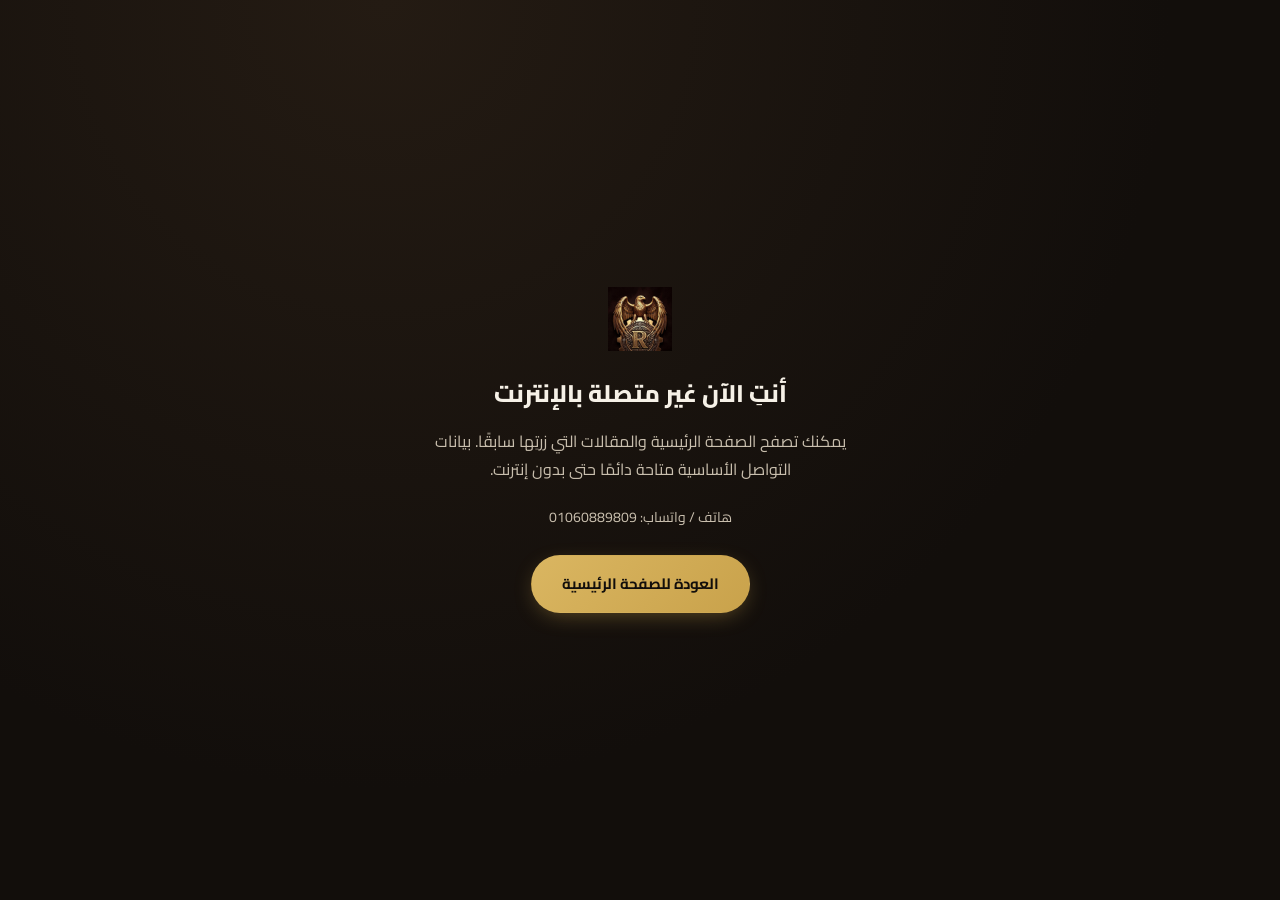
<file: offline.html>
<!DOCTYPE html>
<html lang="ar" dir="rtl">
<head>
  <meta charset="UTF-8">
  <meta name="viewport" content="width=device-width, initial-scale=1, viewport-fit=cover">
  <title>غير متصلة بالإنترنت | رشا حسن</title>
  <meta name="robots" content="noindex">
  <link rel="icon" href="icons/favicon.ico" sizes="any">
  <link rel="stylesheet" href="css/tokens.css">
  <link rel="stylesheet" href="css/main.css">
  <style>
    .offline-page {
      min-height: 100vh;
      display: flex; align-items: center; justify-content: center;
      text-align: center; padding: 40px 20px;
      background: radial-gradient(ellipse at 30% 0%, #241b13 0%, var(--c-black) 62%);
      color: var(--text-on-dark);
    }
    .offline-page img { width: 64px; margin: 0 auto 22px; }
    .offline-page h1 { font-size: 24px; font-weight: 800; color: var(--c-ivory); }
    .offline-page p { margin-top: 12px; color: var(--text-on-dark-soft); max-width: 420px; margin-inline: auto; }
    .offline-page .btn { margin-top: 26px; }
  </style>
</head>
<body>
  <div class="offline-page">
    <div>
      <img src="icons/icon-192.png" alt="">
      <h1>أنتِ الآن غير متصلة بالإنترنت</h1>
      <p>يمكنك تصفح الصفحة الرئيسية والمقالات التي زرتِها سابقًا. بيانات التواصل الأساسية متاحة دائمًا حتى بدون إنترنت.</p>
      <p style="margin-top:22px; font-size:14px">هاتف / واتساب: 01060889809</p>
      <a href="index.html" class="btn btn-gold">العودة للصفحة الرئيسية</a>
    </div>
  </div>
  <script>
    window.addEventListener('online', () => window.location.reload());
  </script>
</body>
</html>
</file>
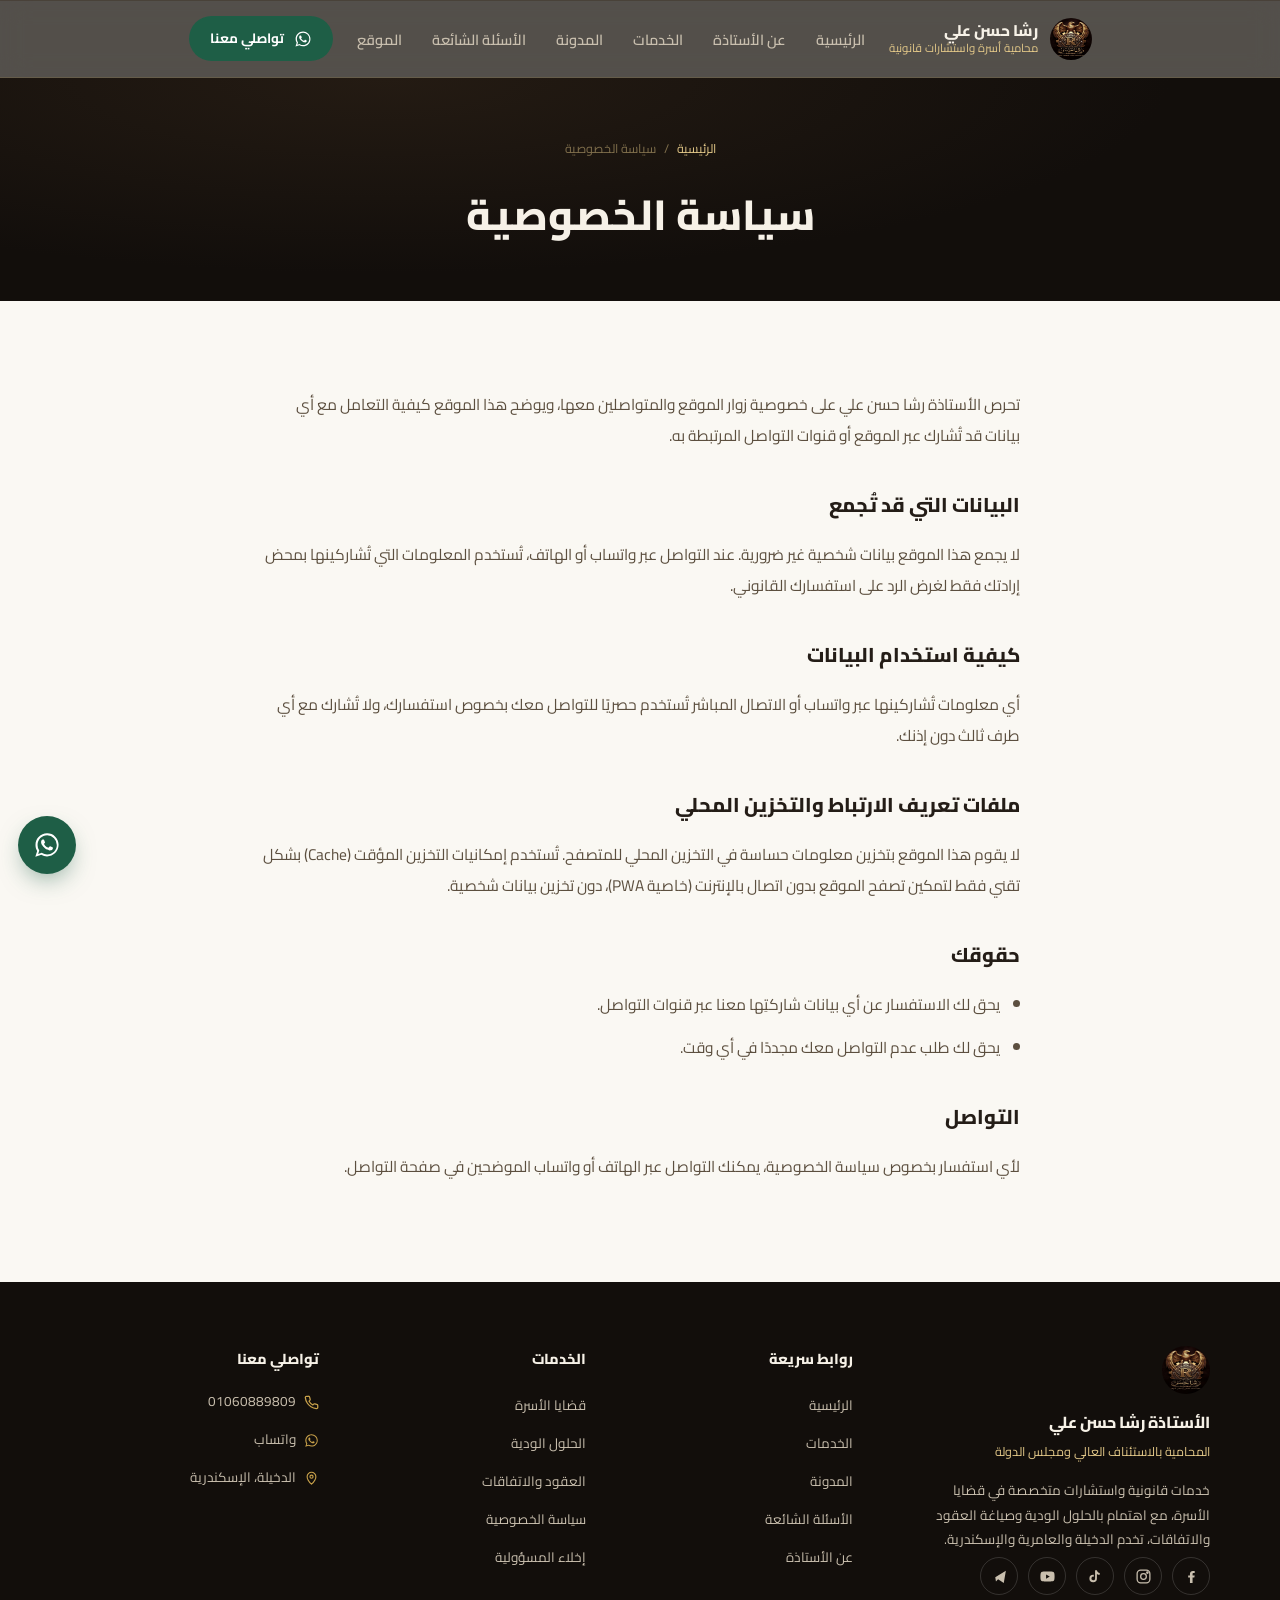
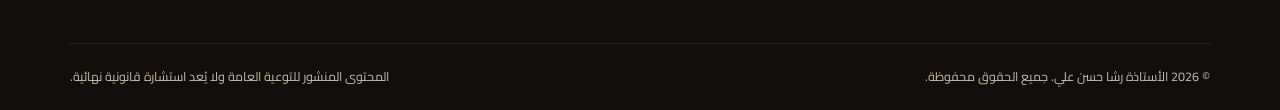
<file: privacy.html>
<!DOCTYPE html>
<html lang="ar" dir="rtl">
<head>
<meta charset="UTF-8">
  <meta name="viewport" content="width=device-width, initial-scale=1, viewport-fit=cover">
  <title>سياسة الخصوصية | الأستاذة رشا حسن علي</title>
  <meta name="description" content="سياسة الخصوصية الخاصة بموقع الأستاذة رشا حسن علي، وكيفية التعامل مع بيانات الزوار والمتواصلين.">
  
  <meta name="robots" content="index, follow">
  <link rel="canonical" href="https://rashahassan-law.example/privacy.html">

  <!-- Open Graph -->
  <meta property="og:type" content="website">
  <meta property="og:title" content="سياسة الخصوصية | الأستاذة رشا حسن علي">
  <meta property="og:description" content="سياسة الخصوصية الخاصة بموقع الأستاذة رشا حسن علي، وكيفية التعامل مع بيانات الزوار والمتواصلين.">
  <meta property="og:image" content="https://rashahassan-law.example/images/og-image.webp">
  <meta property="og:url" content="https://rashahassan-law.example/privacy.html">
  <meta property="og:locale" content="ar_EG">
  <meta property="og:site_name" content="رشا حسن – محاماة واستشارات أسرية">

  <!-- Twitter Card -->
  <meta name="twitter:card" content="summary_large_image">
  <meta name="twitter:title" content="سياسة الخصوصية | الأستاذة رشا حسن علي">
  <meta name="twitter:description" content="سياسة الخصوصية الخاصة بموقع الأستاذة رشا حسن علي، وكيفية التعامل مع بيانات الزوار والمتواصلين.">
  <meta name="twitter:image" content="https://rashahassan-law.example/images/og-image.webp">

  <!-- PWA -->
  <link rel="manifest" href="manifest.webmanifest">
  <meta name="theme-color" content="#120e0b">
  <link rel="icon" href="icons/favicon.ico" sizes="any">
  <link rel="icon" href="icons/icon-192.png" type="image/png">
  <link rel="apple-touch-icon" href="icons/apple-touch-icon.png">
  <meta name="apple-mobile-web-app-capable" content="yes">
  <meta name="apple-mobile-web-app-status-bar-style" content="black-translucent">
  <meta name="apple-mobile-web-app-title" content="رشا حسن">

  <!-- Fonts & Styles -->
  <link rel="preload" href="fonts/Cairo-Regular.woff2" as="font" type="font/woff2" crossorigin>
  <link rel="preload" href="fonts/Cairo-Bold.woff2" as="font" type="font/woff2" crossorigin>
  <link rel="stylesheet" href="css/tokens.css">
  <link rel="stylesheet" href="css/main.css">
<script type="application/ld+json">{"@context": "https://schema.org", "@type": "WebSite", "name": "رشا حسن – محاماة واستشارات أسرية", "url": "https://rashahassan-law.example/index.html"}</script>

</head>
<body data-page="privacy" data-root="">
<div class="offline-banner">أنتِ الآن غير متصلة بالإنترنت — يتم عرض المحتوى المخزّن مؤقتًا</div>

  <a href="#main" class="skip-link">تخطي إلى المحتوى</a>
  <header class="site-header">
    <div class="container">
      <a href="index.html" class="brand" aria-label="الصفحة الرئيسية">
        <img src="images/logo.webp" alt="شعار الأستاذة رشا حسن علي" width="42" height="42">
        <span class="brand-text"><strong>رشا حسن علي</strong><span>محامية أسرة واستشارات قانونية</span></span>
      </a>
      <nav class="main-nav" aria-label="التنقل الرئيسي">
        <ul><li><a href="index.html#home">الرئيسية</a></li>
<li><a href="index.html#about">عن الأستاذة</a></li>
<li><a href="index.html#services">الخدمات</a></li>
<li><a href="blog/index.html">المدونة</a></li>
<li><a href="index.html#faq">الأسئلة الشائعة</a></li>
<li><a href="index.html#map">الموقع</a></li></ul>
      </nav>
      <div class="header-actions">
        <a href="#" class="btn btn-whatsapp btn-sm" data-wa-key="hero" target="_blank" rel="noopener" id="header-wa-desktop">
          <svg viewBox="0 0 24 24" fill="currentColor"><path d="M12.04 2C6.58 2 2.13 6.45 2.13 11.91c0 1.87.5 3.62 1.44 5.13L2 22l5.13-1.55a9.86 9.86 0 0 0 4.9 1.31h.01c5.46 0 9.91-4.45 9.91-9.91 0-2.65-1.03-5.13-2.9-7A9.82 9.82 0 0 0 12.04 2zm0 18.06h-.01a8.2 8.2 0 0 1-4.18-1.14l-.3-.18-3.12.94.94-3.04-.2-.31a8.18 8.18 0 0 1-1.26-4.4c0-4.54 3.7-8.24 8.25-8.24a8.2 8.2 0 0 1 5.83 2.42 8.15 8.15 0 0 1 2.41 5.82c0 4.55-3.7 8.24-8.36 8.13zm4.51-6.16c-.25-.12-1.47-.73-1.7-.81-.23-.08-.4-.12-.56.12-.17.25-.65.81-.79.97-.15.17-.29.19-.54.06-.25-.12-1.06-.39-2.01-1.24-.74-.66-1.25-1.48-1.39-1.73-.15-.25-.02-.38.11-.51.11-.11.25-.29.37-.44.12-.15.16-.25.25-.42.08-.17.04-.31-.02-.44-.06-.12-.56-1.35-.77-1.85-.2-.48-.41-.42-.56-.43h-.48c-.17 0-.44.06-.67.31-.23.25-.87.85-.87 2.08s.9 2.41 1.02 2.58c.12.17 1.77 2.7 4.28 3.79.6.26 1.07.41 1.43.53.6.19 1.15.16 1.58.1.48-.07 1.47-.6 1.68-1.18.21-.58.21-1.08.15-1.18-.06-.1-.23-.17-.48-.29z"/></svg> تواصلي معنا
        </a>
        <button type="button" class="nav-toggle" aria-label="فتح القائمة" aria-controls="mobile-menu" aria-expanded="false">
          <svg viewBox="0 0 24 24" fill="none" stroke="currentColor" stroke-width="2" stroke-linecap="round"><path d="M4 7h16M4 12h16M4 17h16"/></svg>
        </button>
      </div>
    </div>
  </header>

  <div class="mobile-menu" id="mobile-menu">
    <div class="mobile-menu-top">
      <a href="index.html" class="brand" aria-label="الصفحة الرئيسية">
        <img src="images/logo.webp" alt="شعار الأستاذة رشا حسن علي" width="42" height="42">
        <span class="brand-text"><strong>رشا حسن علي</strong><span>محامية أسرة واستشارات قانونية</span></span>
      </a>
      <button type="button" class="mobile-menu-close" aria-label="إغلاق القائمة"><svg viewBox="0 0 24 24" fill="none" stroke="currentColor" stroke-width="2" stroke-linecap="round"><path d="M6 6l12 12M18 6L6 18"/></svg></button>
    </div>
    <nav aria-label="التنقل على الموبايل">
      <ul><li><a href="index.html#home">الرئيسية</a></li>
<li><a href="index.html#about">عن الأستاذة</a></li>
<li><a href="index.html#services">الخدمات</a></li>
<li><a href="blog/index.html">المدونة</a></li>
<li><a href="index.html#faq">الأسئلة الشائعة</a></li>
<li><a href="index.html#map">الموقع</a></li></ul>
    </nav>
    <div class="mobile-menu-cta">
      <a href="#" class="btn btn-whatsapp" data-wa-key="hero"><svg viewBox="0 0 24 24" fill="currentColor"><path d="M12.04 2C6.58 2 2.13 6.45 2.13 11.91c0 1.87.5 3.62 1.44 5.13L2 22l5.13-1.55a9.86 9.86 0 0 0 4.9 1.31h.01c5.46 0 9.91-4.45 9.91-9.91 0-2.65-1.03-5.13-2.9-7A9.82 9.82 0 0 0 12.04 2zm0 18.06h-.01a8.2 8.2 0 0 1-4.18-1.14l-.3-.18-3.12.94.94-3.04-.2-.31a8.18 8.18 0 0 1-1.26-4.4c0-4.54 3.7-8.24 8.25-8.24a8.2 8.2 0 0 1 5.83 2.42 8.15 8.15 0 0 1 2.41 5.82c0 4.55-3.7 8.24-8.36 8.13zm4.51-6.16c-.25-.12-1.47-.73-1.7-.81-.23-.08-.4-.12-.56.12-.17.25-.65.81-.79.97-.15.17-.29.19-.54.06-.25-.12-1.06-.39-2.01-1.24-.74-.66-1.25-1.48-1.39-1.73-.15-.25-.02-.38.11-.51.11-.11.25-.29.37-.44.12-.15.16-.25.25-.42.08-.17.04-.31-.02-.44-.06-.12-.56-1.35-.77-1.85-.2-.48-.41-.42-.56-.43h-.48c-.17 0-.44.06-.67.31-.23.25-.87.85-.87 2.08s.9 2.41 1.02 2.58c.12.17 1.77 2.7 4.28 3.79.6.26 1.07.41 1.43.53.6.19 1.15.16 1.58.1.48-.07 1.47-.6 1.68-1.18.21-.58.21-1.08.15-1.18-.06-.1-.23-.17-.48-.29z"/></svg> تواصلي عبر واتساب</a>
      <a href="#" class="btn btn-outline-dark" data-tel-link><svg viewBox="0 0 24 24" fill="none" stroke="currentColor" stroke-width="2" stroke-linecap="round" stroke-linejoin="round"><path d="M22 16.92v3a2 2 0 0 1-2.18 2 19.79 19.79 0 0 1-8.63-3.07 19.5 19.5 0 0 1-6-6 19.79 19.79 0 0 1-3.07-8.67A2 2 0 0 1 4.11 2h3a2 2 0 0 1 2 1.72c.127.96.361 1.903.7 2.81a2 2 0 0 1-.45 2.11L8.09 9.91a16 16 0 0 0 6 6l1.27-1.27a2 2 0 0 1 2.11-.45c.907.339 1.85.573 2.81.7A2 2 0 0 1 22 16.92z"/></svg> اتصلي الآن</a>
    </div>
  </div>

<main id="main">

  <div class="page-hero">
    <div class="container">
      <div class="breadcrumb"><a href="index.html">الرئيسية</a><span>/</span><span>سياسة الخصوصية</span></div>
      <h1>سياسة الخصوصية</h1>
    </div>
  </div>
  <section class="section-pad">
    <div class="container">
      <div class="legal-content">
        <p>تحرص الأستاذة رشا حسن علي على خصوصية زوار الموقع والمتواصلين معها، ويوضح هذا الموقع كيفية التعامل مع أي بيانات قد تُشارك عبر الموقع أو قنوات التواصل المرتبطة به.</p>

        <h2>البيانات التي قد تُجمع</h2>
        <p>لا يجمع هذا الموقع بيانات شخصية غير ضرورية. عند التواصل عبر واتساب أو الهاتف، تُستخدم المعلومات التي تُشاركينها بمحض إرادتك فقط لغرض الرد على استفسارك القانوني.</p>

        <h2>كيفية استخدام البيانات</h2>
        <p>أي معلومات تُشاركينها عبر واتساب أو الاتصال المباشر تُستخدم حصريًا للتواصل معك بخصوص استفسارك، ولا تُشارك مع أي طرف ثالث دون إذنك.</p>

        <h2>ملفات تعريف الارتباط والتخزين المحلي</h2>
        <p>لا يقوم هذا الموقع بتخزين معلومات حساسة في التخزين المحلي للمتصفح. تُستخدم إمكانيات التخزين المؤقت (Cache) بشكل تقني فقط لتمكين تصفح الموقع بدون اتصال بالإنترنت (خاصية PWA)، دون تخزين بيانات شخصية.</p>

        <h2>حقوقك</h2>
        <ul>
          <li>يحق لك الاستفسار عن أي بيانات شاركتِها معنا عبر قنوات التواصل.</li>
          <li>يحق لك طلب عدم التواصل معك مجددًا في أي وقت.</li>
        </ul>

        <h2>التواصل</h2>
        <p>لأي استفسار بخصوص سياسة الخصوصية، يمكنك التواصل عبر الهاتف أو واتساب الموضحين في صفحة التواصل.</p>
      </div>
    </div>
  </section>

</main>

  <footer class="site-footer">
    <div class="container">
      <div class="footer-grid">
        <div class="footer-brand">
          <img src="images/logo.webp" alt="شعار الأستاذة رشا حسن علي" width="48" height="48">
          <strong>الأستاذة رشا حسن علي</strong>
          <span>المحامية بالاستئناف العالي ومجلس الدولة</span>
          <p>خدمات قانونية واستشارات متخصصة في قضايا الأسرة، مع اهتمام بالحلول الودية وصياغة العقود والاتفاقات، تخدم الدخيلة والعامرية والإسكندرية.</p>
          <div class="footer-social">
            <a href="#" data-fb-link target="_blank" rel="noopener" aria-label="فيسبوك"><svg viewBox="0 0 24 24" fill="currentColor"><path d="M13.5 21v-7.5h2.5l.5-3h-3V8.5c0-.9.2-1.5 1.5-1.5H16.5V4.3c-.3 0-1.3-.1-2.5-.1-2.5 0-4.2 1.5-4.2 4.3V10.5H7.3v3H9.8V21z"/></svg></a>
            <a href="#" aria-label="انستجرام"><svg viewBox="0 0 24 24" fill="none" stroke="currentColor" stroke-width="1.8"><rect x="3" y="3" width="18" height="18" rx="5"/><circle cx="12" cy="12" r="4"/><circle cx="17.5" cy="6.5" r="1"/></svg></a>
            <a href="#" aria-label="تيك توك"><svg viewBox="0 0 24 24" fill="currentColor"><path d="M14 3c.3 2 1.8 3.6 4 3.9v2.6c-1.4 0-2.8-.4-4-1.2v6.4a5.3 5.3 0 1 1-5.3-5.3c.3 0 .6 0 .9.1v2.7a2.6 2.6 0 1 0 1.8 2.5V3z"/></svg></a>
            <a href="#" aria-label="يوتيوب"><svg viewBox="0 0 24 24" fill="currentColor"><path d="M22 12s0-3.2-.4-4.7a2.8 2.8 0 0 0-2-2C17.9 5 12 5 12 5s-5.9 0-7.6.3a2.8 2.8 0 0 0-2 2C2 8.8 2 12 2 12s0 3.2.4 4.7c.3 1 1 1.7 2 2C6.1 19 12 19 12 19s5.9 0 7.6-.3a2.8 2.8 0 0 0 2-2c.4-1.5.4-4.7.4-4.7zM10 15V9l5.2 3z"/></svg></a>
            <a href="#" aria-label="تيليجرام"><svg viewBox="0 0 24 24" fill="currentColor"><path d="m21 4-3 17-8-5-3 3-1-6L21 4z"/></svg></a>
          </div>
        </div>
        <div class="footer-col">
          <h4>روابط سريعة</h4>
          <ul>
            <li><a href="index.html#home">الرئيسية</a></li>
            <li><a href="index.html#services">الخدمات</a></li>
            <li><a href="blog/index.html">المدونة</a></li>
            <li><a href="index.html#faq">الأسئلة الشائعة</a></li>
            <li><a href="index.html#about">عن الأستاذة</a></li>
          </ul>
        </div>
        <div class="footer-col">
          <h4>الخدمات</h4>
          <ul>
            <li><a href="index.html#services">قضايا الأسرة</a></li>
            <li><a href="index.html#amicable">الحلول الودية</a></li>
            <li><a href="index.html#contracts">العقود والاتفاقات</a></li>
            <li><a href="privacy.html">سياسة الخصوصية</a></li>
            <li><a href="disclaimer.html">إخلاء المسؤولية</a></li>
          </ul>
        </div>
        <div class="footer-col">
          <h4>تواصلي معنا</h4>
          <ul>
            <li><a href="#" data-tel-link><svg viewBox="0 0 24 24" fill="none" stroke="currentColor" stroke-width="2" stroke-linecap="round" stroke-linejoin="round"><path d="M22 16.92v3a2 2 0 0 1-2.18 2 19.79 19.79 0 0 1-8.63-3.07 19.5 19.5 0 0 1-6-6 19.79 19.79 0 0 1-3.07-8.67A2 2 0 0 1 4.11 2h3a2 2 0 0 1 2 1.72c.127.96.361 1.903.7 2.81a2 2 0 0 1-.45 2.11L8.09 9.91a16 16 0 0 0 6 6l1.27-1.27a2 2 0 0 1 2.11-.45c.907.339 1.85.573 2.81.7A2 2 0 0 1 22 16.92z"/></svg> <span data-phone-display></span></a></li>
            <li><a href="#" data-wa-key="hero" target="_blank" rel="noopener"><svg viewBox="0 0 24 24" fill="currentColor"><path d="M12.04 2C6.58 2 2.13 6.45 2.13 11.91c0 1.87.5 3.62 1.44 5.13L2 22l5.13-1.55a9.86 9.86 0 0 0 4.9 1.31h.01c5.46 0 9.91-4.45 9.91-9.91 0-2.65-1.03-5.13-2.9-7A9.82 9.82 0 0 0 12.04 2zm0 18.06h-.01a8.2 8.2 0 0 1-4.18-1.14l-.3-.18-3.12.94.94-3.04-.2-.31a8.18 8.18 0 0 1-1.26-4.4c0-4.54 3.7-8.24 8.25-8.24a8.2 8.2 0 0 1 5.83 2.42 8.15 8.15 0 0 1 2.41 5.82c0 4.55-3.7 8.24-8.36 8.13zm4.51-6.16c-.25-.12-1.47-.73-1.7-.81-.23-.08-.4-.12-.56.12-.17.25-.65.81-.79.97-.15.17-.29.19-.54.06-.25-.12-1.06-.39-2.01-1.24-.74-.66-1.25-1.48-1.39-1.73-.15-.25-.02-.38.11-.51.11-.11.25-.29.37-.44.12-.15.16-.25.25-.42.08-.17.04-.31-.02-.44-.06-.12-.56-1.35-.77-1.85-.2-.48-.41-.42-.56-.43h-.48c-.17 0-.44.06-.67.31-.23.25-.87.85-.87 2.08s.9 2.41 1.02 2.58c.12.17 1.77 2.7 4.28 3.79.6.26 1.07.41 1.43.53.6.19 1.15.16 1.58.1.48-.07 1.47-.6 1.68-1.18.21-.58.21-1.08.15-1.18-.06-.1-.23-.17-.48-.29z"/></svg> واتساب</a></li>
            <li><a href="index.html#map"><svg viewBox="0 0 24 24" fill="none" stroke="currentColor" stroke-width="1.8" stroke-linecap="round" stroke-linejoin="round"><path d="M12 21s7-6.5 7-12a7 7 0 1 0-14 0c0 5.5 7 12 7 12z"/><circle cx="12" cy="9" r="2.5"/></svg> الدخيلة، الإسكندرية</a></li>
          </ul>
        </div>
      </div>
      <div class="footer-bottom">
        <span>© <span data-year></span> الأستاذة رشا حسن علي. جميع الحقوق محفوظة.</span>
        <span>المحتوى المنشور للتوعية العامة ولا يُعد استشارة قانونية نهائية.</span>
      </div>
    </div>
  </footer>


  <nav class="bottom-nav" aria-label="تنقل سريع">
    <a href="index.html" data-page-match="home"><svg viewBox="0 0 24 24" fill="none" stroke="currentColor" stroke-width="1.8" stroke-linecap="round" stroke-linejoin="round"><path d="M3 9.5 12 3l9 6.5V20a1 1 0 0 1-1 1h-5v-7H9v7H4a1 1 0 0 1-1-1z"/></svg>الرئيسية</a>
    <a href="index.html#services" data-page-match="services"><svg viewBox="0 0 24 24" fill="none" stroke="currentColor" stroke-width="1.8" stroke-linecap="round" stroke-linejoin="round"><rect x="2" y="5" width="20" height="14" rx="2"/><circle cx="8.5" cy="12" r="2"/><path d="M6 16.5c.5-1.5 1.7-2.2 2.5-2.2s2 .7 2.5 2.2M14 9h5M14 13h5M14 16h3"/></svg>الخدمات</a>
    <a href="blog/index.html" data-page-match="blog"><svg viewBox="0 0 24 24" fill="none" stroke="currentColor" stroke-width="1.8" stroke-linecap="round" stroke-linejoin="round"><path d="M4 5.5A2.5 2.5 0 0 1 6.5 3H20v16.5A1.5 1.5 0 0 1 18.5 21H6.5A2.5 2.5 0 0 1 4 18.5z"/><path d="M4 18.5A2.5 2.5 0 0 1 6.5 16H20"/></svg>المدونة</a>
    <a href="index.html#ask" data-page-match="ask"><svg viewBox="0 0 24 24" fill="none" stroke="currentColor" stroke-width="1.8" stroke-linecap="round" stroke-linejoin="round"><path d="M21 11.5a8.38 8.38 0 0 1-.9 3.8 8.5 8.5 0 0 1-7.6 4.7 8.38 8.38 0 0 1-3.8-.9L3 21l1.9-5.7a8.38 8.38 0 0 1-.9-3.8 8.5 8.5 0 0 1 4.7-7.6 8.38 8.38 0 0 1 3.8-.9h.5a8.48 8.48 0 0 1 8 8z"/></svg>اسألي</a>
    <a href="#" class="nav-wa" data-wa-key="hero"><svg viewBox="0 0 24 24" fill="currentColor"><path d="M12.04 2C6.58 2 2.13 6.45 2.13 11.91c0 1.87.5 3.62 1.44 5.13L2 22l5.13-1.55a9.86 9.86 0 0 0 4.9 1.31h.01c5.46 0 9.91-4.45 9.91-9.91 0-2.65-1.03-5.13-2.9-7A9.82 9.82 0 0 0 12.04 2zm0 18.06h-.01a8.2 8.2 0 0 1-4.18-1.14l-.3-.18-3.12.94.94-3.04-.2-.31a8.18 8.18 0 0 1-1.26-4.4c0-4.54 3.7-8.24 8.25-8.24a8.2 8.2 0 0 1 5.83 2.42 8.15 8.15 0 0 1 2.41 5.82c0 4.55-3.7 8.24-8.36 8.13zm4.51-6.16c-.25-.12-1.47-.73-1.7-.81-.23-.08-.4-.12-.56.12-.17.25-.65.81-.79.97-.15.17-.29.19-.54.06-.25-.12-1.06-.39-2.01-1.24-.74-.66-1.25-1.48-1.39-1.73-.15-.25-.02-.38.11-.51.11-.11.25-.29.37-.44.12-.15.16-.25.25-.42.08-.17.04-.31-.02-.44-.06-.12-.56-1.35-.77-1.85-.2-.48-.41-.42-.56-.43h-.48c-.17 0-.44.06-.67.31-.23.25-.87.85-.87 2.08s.9 2.41 1.02 2.58c.12.17 1.77 2.7 4.28 3.79.6.26 1.07.41 1.43.53.6.19 1.15.16 1.58.1.48-.07 1.47-.6 1.68-1.18.21-.58.21-1.08.15-1.18-.06-.1-.23-.17-.48-.29z"/></svg>واتساب</a>
  </nav>

<a href="#" class="floating-whatsapp" data-wa-key="hero" target="_blank" rel="noopener" aria-label="تواصلي عبر واتساب"><svg viewBox="0 0 24 24" fill="currentColor"><path d="M12.04 2C6.58 2 2.13 6.45 2.13 11.91c0 1.87.5 3.62 1.44 5.13L2 22l5.13-1.55a9.86 9.86 0 0 0 4.9 1.31h.01c5.46 0 9.91-4.45 9.91-9.91 0-2.65-1.03-5.13-2.9-7A9.82 9.82 0 0 0 12.04 2zm0 18.06h-.01a8.2 8.2 0 0 1-4.18-1.14l-.3-.18-3.12.94.94-3.04-.2-.31a8.18 8.18 0 0 1-1.26-4.4c0-4.54 3.7-8.24 8.25-8.24a8.2 8.2 0 0 1 5.83 2.42 8.15 8.15 0 0 1 2.41 5.82c0 4.55-3.7 8.24-8.36 8.13zm4.51-6.16c-.25-.12-1.47-.73-1.7-.81-.23-.08-.4-.12-.56.12-.17.25-.65.81-.79.97-.15.17-.29.19-.54.06-.25-.12-1.06-.39-2.01-1.24-.74-.66-1.25-1.48-1.39-1.73-.15-.25-.02-.38.11-.51.11-.11.25-.29.37-.44.12-.15.16-.25.25-.42.08-.17.04-.31-.02-.44-.06-.12-.56-1.35-.77-1.85-.2-.48-.41-.42-.56-.43h-.48c-.17 0-.44.06-.67.31-.23.25-.87.85-.87 2.08s.9 2.41 1.02 2.58c.12.17 1.77 2.7 4.28 3.79.6.26 1.07.41 1.43.53.6.19 1.15.16 1.58.1.48-.07 1.47-.6 1.68-1.18.21-.58.21-1.08.15-1.18-.06-.1-.23-.17-.48-.29z"/></svg></a>

  <div class="wizard-overlay" role="dialog" aria-modal="true" aria-label="اكتشفي موقفك القانوني">
    <div class="wizard-modal">
      <button type="button" class="wizard-close" data-wizard-close aria-label="إغلاق"><svg viewBox="0 0 24 24" fill="none" stroke="currentColor" stroke-width="2" stroke-linecap="round"><path d="M6 6l12 12M18 6L6 18"/></svg></button>
      <div class="wizard-body"></div>
    </div>
  </div>


  <div class="install-toast">
    <img src="icons/icon-96.png" alt="">
    <div class="it-text">
      <strong>ثبّتي تطبيق رشا حسن</strong>
      <span>وصول أسرع حتى بدون إنترنت</span>
    </div>
    <div class="it-actions">
      <button type="button" class="it-install">تثبيت</button>
      <button type="button" class="it-dismiss">لاحقًا</button>
    </div>
  </div>

<script src="js/config.js"></script>
<script src="js/main.js" defer></script>
</body>
</html>
</file>
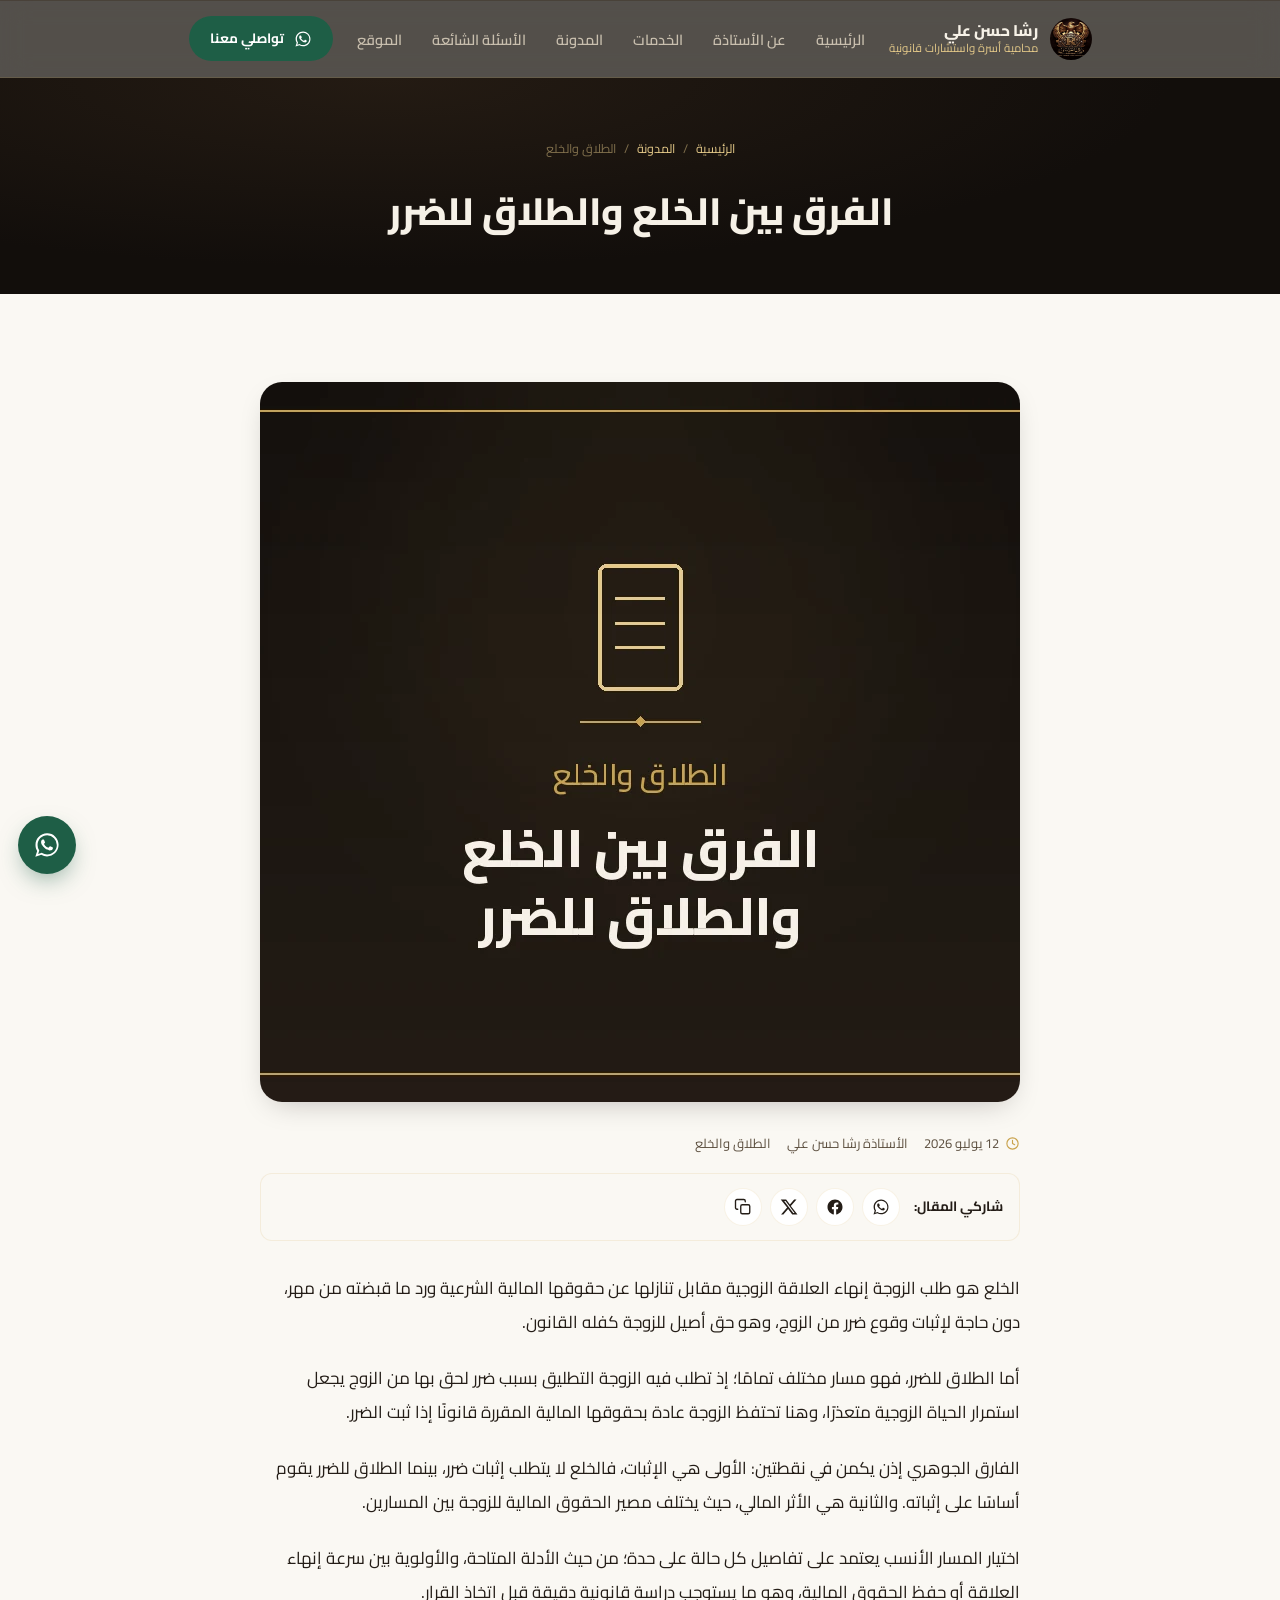
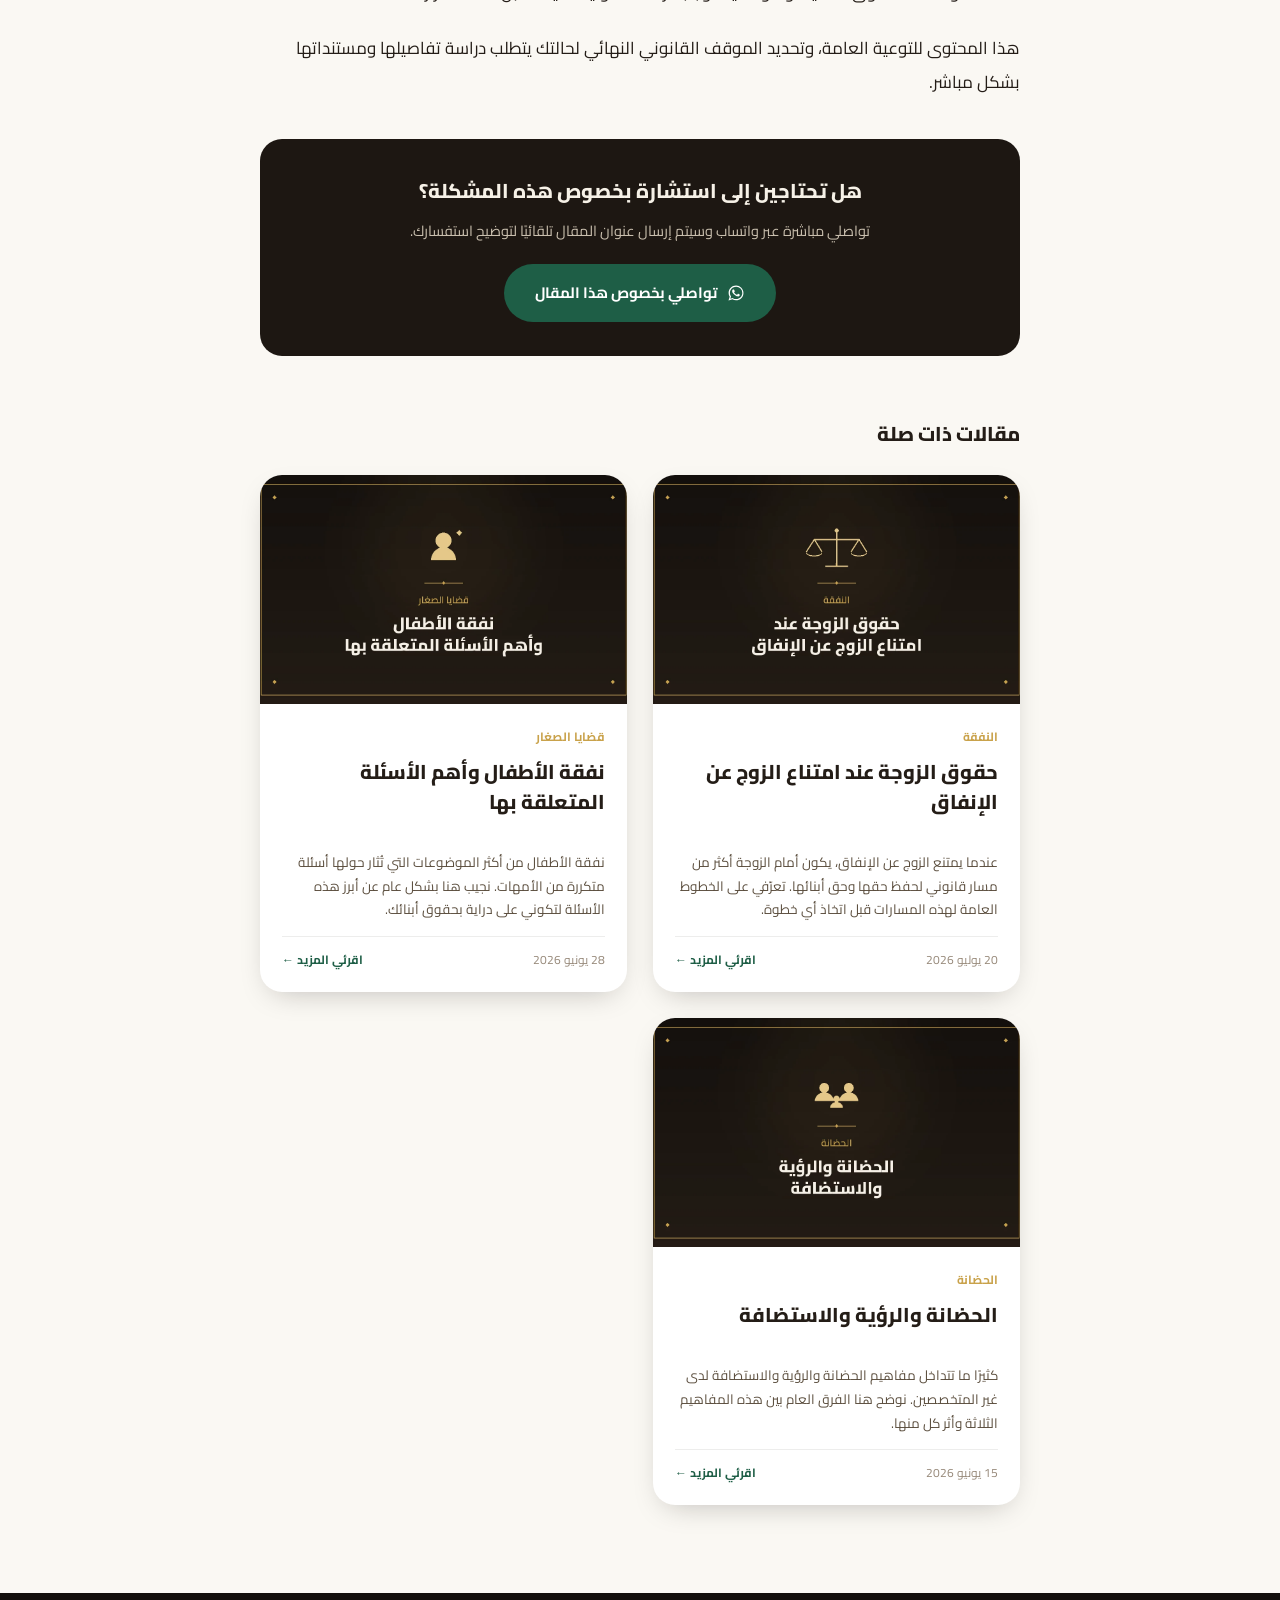
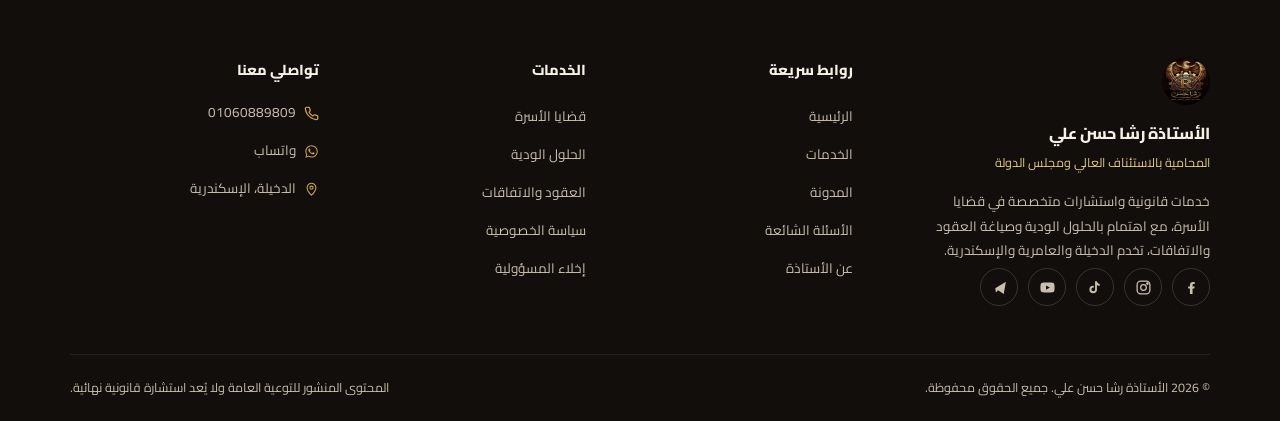
<file: blog/al-farq-bayn-al-khula-wa-al-talaq-lel-darar.html>
<!DOCTYPE html>
<html lang="ar" dir="rtl">
<head>
<meta charset="UTF-8">
  <meta name="viewport" content="width=device-width, initial-scale=1, viewport-fit=cover">
  <title>الفرق بين الخلع والطلاق للضرر | مدونة الأستاذة رشا حسن علي</title>
  <meta name="description" content="مقارنة عامة وواضحة بين الخلع والطلاق للضرر من الناحية القانونية، وأهم الفروق في الشروط والآثار المترتبة على كل مسار.">
  <meta name="keywords" content="الخلع, الطلاق للضرر, محامية خلع بالعامرية, الفرق بين الخلع والطلاق">
  <meta name="robots" content="index, follow">
  <link rel="canonical" href="https://rashahassan-law.example/blog/al-farq-bayn-al-khula-wa-al-talaq-lel-darar.html">

  <!-- Open Graph -->
  <meta property="og:type" content="website">
  <meta property="og:title" content="الفرق بين الخلع والطلاق للضرر | مدونة الأستاذة رشا حسن علي">
  <meta property="og:description" content="مقارنة عامة وواضحة بين الخلع والطلاق للضرر من الناحية القانونية، وأهم الفروق في الشروط والآثار المترتبة على كل مسار.">
  <meta property="og:image" content="https://rashahassan-law.example/images/blog/khula-vs-talaq.webp">
  <meta property="og:url" content="https://rashahassan-law.example/blog/al-farq-bayn-al-khula-wa-al-talaq-lel-darar.html">
  <meta property="og:locale" content="ar_EG">
  <meta property="og:site_name" content="رشا حسن – محاماة واستشارات أسرية">

  <!-- Twitter Card -->
  <meta name="twitter:card" content="summary_large_image">
  <meta name="twitter:title" content="الفرق بين الخلع والطلاق للضرر | مدونة الأستاذة رشا حسن علي">
  <meta name="twitter:description" content="مقارنة عامة وواضحة بين الخلع والطلاق للضرر من الناحية القانونية، وأهم الفروق في الشروط والآثار المترتبة على كل مسار.">
  <meta name="twitter:image" content="https://rashahassan-law.example/images/blog/khula-vs-talaq.webp">

  <!-- PWA -->
  <link rel="manifest" href="../manifest.webmanifest">
  <meta name="theme-color" content="#120e0b">
  <link rel="icon" href="../icons/favicon.ico" sizes="any">
  <link rel="icon" href="../icons/icon-192.png" type="image/png">
  <link rel="apple-touch-icon" href="../icons/apple-touch-icon.png">
  <meta name="apple-mobile-web-app-capable" content="yes">
  <meta name="apple-mobile-web-app-status-bar-style" content="black-translucent">
  <meta name="apple-mobile-web-app-title" content="رشا حسن">

  <!-- Fonts & Styles -->
  <link rel="preload" href="../fonts/Cairo-Regular.woff2" as="font" type="font/woff2" crossorigin>
  <link rel="preload" href="../fonts/Cairo-Bold.woff2" as="font" type="font/woff2" crossorigin>
  <link rel="stylesheet" href="../css/tokens.css">
  <link rel="stylesheet" href="../css/main.css">
<script type="application/ld+json">{"@context": "https://schema.org", "@type": "BreadcrumbList", "itemListElement": [{"@type": "ListItem", "position": 1, "name": "الرئيسية", "item": "https://rashahassan-law.example/index.html"}, {"@type": "ListItem", "position": 2, "name": "المدونة", "item": "https://rashahassan-law.example/blog/index.html"}, {"@type": "ListItem", "position": 3, "name": "الفرق بين الخلع والطلاق للضرر", "item": "https://rashahassan-law.example/blog/al-farq-bayn-al-khula-wa-al-talaq-lel-darar.html"}]}</script>
<script type="application/ld+json">{"@context": "https://schema.org", "@type": "Article", "headline": "الفرق بين الخلع والطلاق للضرر", "description": "مقارنة عامة وواضحة بين الخلع والطلاق للضرر من الناحية القانونية، وأهم الفروق في الشروط والآثار المترتبة على كل مسار.", "image": "https://rashahassan-law.example/images/blog/khula-vs-talaq.webp", "author": {"@type": "Person", "name": "الأستاذة رشا حسن علي"}, "datePublished": "2026-07-12", "mainEntityOfPage": "https://rashahassan-law.example/blog/al-farq-bayn-al-khula-wa-al-talaq-lel-darar.html"}</script>

</head>
<body data-page="blog" data-root="blog">
<div class="offline-banner">أنتِ الآن غير متصلة بالإنترنت — يتم عرض المحتوى المخزّن مؤقتًا</div>

  <a href="#main" class="skip-link">تخطي إلى المحتوى</a>
  <header class="site-header">
    <div class="container">
      <a href="../index.html" class="brand" aria-label="الصفحة الرئيسية">
        <img src="../images/logo.webp" alt="شعار الأستاذة رشا حسن علي" width="42" height="42">
        <span class="brand-text"><strong>رشا حسن علي</strong><span>محامية أسرة واستشارات قانونية</span></span>
      </a>
      <nav class="main-nav" aria-label="التنقل الرئيسي">
        <ul><li><a href="../index.html#home">الرئيسية</a></li>
<li><a href="../index.html#about">عن الأستاذة</a></li>
<li><a href="../index.html#services">الخدمات</a></li>
<li><a href="../blog/index.html">المدونة</a></li>
<li><a href="../index.html#faq">الأسئلة الشائعة</a></li>
<li><a href="../index.html#map">الموقع</a></li></ul>
      </nav>
      <div class="header-actions">
        <a href="#" class="btn btn-whatsapp btn-sm" data-wa-key="hero" target="_blank" rel="noopener" id="header-wa-desktop">
          <svg viewBox="0 0 24 24" fill="currentColor"><path d="M12.04 2C6.58 2 2.13 6.45 2.13 11.91c0 1.87.5 3.62 1.44 5.13L2 22l5.13-1.55a9.86 9.86 0 0 0 4.9 1.31h.01c5.46 0 9.91-4.45 9.91-9.91 0-2.65-1.03-5.13-2.9-7A9.82 9.82 0 0 0 12.04 2zm0 18.06h-.01a8.2 8.2 0 0 1-4.18-1.14l-.3-.18-3.12.94.94-3.04-.2-.31a8.18 8.18 0 0 1-1.26-4.4c0-4.54 3.7-8.24 8.25-8.24a8.2 8.2 0 0 1 5.83 2.42 8.15 8.15 0 0 1 2.41 5.82c0 4.55-3.7 8.24-8.36 8.13zm4.51-6.16c-.25-.12-1.47-.73-1.7-.81-.23-.08-.4-.12-.56.12-.17.25-.65.81-.79.97-.15.17-.29.19-.54.06-.25-.12-1.06-.39-2.01-1.24-.74-.66-1.25-1.48-1.39-1.73-.15-.25-.02-.38.11-.51.11-.11.25-.29.37-.44.12-.15.16-.25.25-.42.08-.17.04-.31-.02-.44-.06-.12-.56-1.35-.77-1.85-.2-.48-.41-.42-.56-.43h-.48c-.17 0-.44.06-.67.31-.23.25-.87.85-.87 2.08s.9 2.41 1.02 2.58c.12.17 1.77 2.7 4.28 3.79.6.26 1.07.41 1.43.53.6.19 1.15.16 1.58.1.48-.07 1.47-.6 1.68-1.18.21-.58.21-1.08.15-1.18-.06-.1-.23-.17-.48-.29z"/></svg> تواصلي معنا
        </a>
        <button type="button" class="nav-toggle" aria-label="فتح القائمة" aria-controls="mobile-menu" aria-expanded="false">
          <svg viewBox="0 0 24 24" fill="none" stroke="currentColor" stroke-width="2" stroke-linecap="round"><path d="M4 7h16M4 12h16M4 17h16"/></svg>
        </button>
      </div>
    </div>
  </header>

  <div class="mobile-menu" id="mobile-menu">
    <div class="mobile-menu-top">
      <a href="../index.html" class="brand" aria-label="الصفحة الرئيسية">
        <img src="../images/logo.webp" alt="شعار الأستاذة رشا حسن علي" width="42" height="42">
        <span class="brand-text"><strong>رشا حسن علي</strong><span>محامية أسرة واستشارات قانونية</span></span>
      </a>
      <button type="button" class="mobile-menu-close" aria-label="إغلاق القائمة"><svg viewBox="0 0 24 24" fill="none" stroke="currentColor" stroke-width="2" stroke-linecap="round"><path d="M6 6l12 12M18 6L6 18"/></svg></button>
    </div>
    <nav aria-label="التنقل على الموبايل">
      <ul><li><a href="../index.html#home">الرئيسية</a></li>
<li><a href="../index.html#about">عن الأستاذة</a></li>
<li><a href="../index.html#services">الخدمات</a></li>
<li><a href="../blog/index.html">المدونة</a></li>
<li><a href="../index.html#faq">الأسئلة الشائعة</a></li>
<li><a href="../index.html#map">الموقع</a></li></ul>
    </nav>
    <div class="mobile-menu-cta">
      <a href="#" class="btn btn-whatsapp" data-wa-key="hero"><svg viewBox="0 0 24 24" fill="currentColor"><path d="M12.04 2C6.58 2 2.13 6.45 2.13 11.91c0 1.87.5 3.62 1.44 5.13L2 22l5.13-1.55a9.86 9.86 0 0 0 4.9 1.31h.01c5.46 0 9.91-4.45 9.91-9.91 0-2.65-1.03-5.13-2.9-7A9.82 9.82 0 0 0 12.04 2zm0 18.06h-.01a8.2 8.2 0 0 1-4.18-1.14l-.3-.18-3.12.94.94-3.04-.2-.31a8.18 8.18 0 0 1-1.26-4.4c0-4.54 3.7-8.24 8.25-8.24a8.2 8.2 0 0 1 5.83 2.42 8.15 8.15 0 0 1 2.41 5.82c0 4.55-3.7 8.24-8.36 8.13zm4.51-6.16c-.25-.12-1.47-.73-1.7-.81-.23-.08-.4-.12-.56.12-.17.25-.65.81-.79.97-.15.17-.29.19-.54.06-.25-.12-1.06-.39-2.01-1.24-.74-.66-1.25-1.48-1.39-1.73-.15-.25-.02-.38.11-.51.11-.11.25-.29.37-.44.12-.15.16-.25.25-.42.08-.17.04-.31-.02-.44-.06-.12-.56-1.35-.77-1.85-.2-.48-.41-.42-.56-.43h-.48c-.17 0-.44.06-.67.31-.23.25-.87.85-.87 2.08s.9 2.41 1.02 2.58c.12.17 1.77 2.7 4.28 3.79.6.26 1.07.41 1.43.53.6.19 1.15.16 1.58.1.48-.07 1.47-.6 1.68-1.18.21-.58.21-1.08.15-1.18-.06-.1-.23-.17-.48-.29z"/></svg> تواصلي عبر واتساب</a>
      <a href="#" class="btn btn-outline-dark" data-tel-link><svg viewBox="0 0 24 24" fill="none" stroke="currentColor" stroke-width="2" stroke-linecap="round" stroke-linejoin="round"><path d="M22 16.92v3a2 2 0 0 1-2.18 2 19.79 19.79 0 0 1-8.63-3.07 19.5 19.5 0 0 1-6-6 19.79 19.79 0 0 1-3.07-8.67A2 2 0 0 1 4.11 2h3a2 2 0 0 1 2 1.72c.127.96.361 1.903.7 2.81a2 2 0 0 1-.45 2.11L8.09 9.91a16 16 0 0 0 6 6l1.27-1.27a2 2 0 0 1 2.11-.45c.907.339 1.85.573 2.81.7A2 2 0 0 1 22 16.92z"/></svg> اتصلي الآن</a>
    </div>
  </div>


<main id="main">
  <div class="page-hero">
    <div class="container">
      <div class="breadcrumb"><a href="../index.html">الرئيسية</a><span>/</span><a href="index.html">المدونة</a><span>/</span><span>الطلاق والخلع</span></div>
      <h1 style="font-size:clamp(24px,3.6vw,38px)">الفرق بين الخلع والطلاق للضرر</h1>
    </div>
  </div>

  <section class="section-pad">
    <div class="container">
      <div class="article-wrap">
        <div class="article-cover">
          <img src="../images/blog/khula-vs-talaq.webp" alt="الفرق بين الخلع والطلاق للضرر" width="1200" height="720" fetchpriority="high">
        </div>
        <div class="article-meta">
          <span><svg viewBox="0 0 24 24" fill="none" stroke="currentColor" stroke-width="1.8" stroke-linecap="round" stroke-linejoin="round"><circle cx="12" cy="12" r="9"/><path d="M12 7v5l3.5 2"/></svg> 12 يوليو 2026</span>
          <span>الأستاذة رشا حسن علي</span>
          <span>الطلاق والخلع</span>
        </div>
        <div class="article-share" data-article-share>
          <span class="article-share-label">شاركي المقال:</span>
          <div class="article-share-btns">
            <a href="#" class="share-btn share-whatsapp" target="_blank" rel="noopener" aria-label="مشاركة عبر واتساب" title="واتساب"><svg viewBox="0 0 24 24" fill="currentColor"><path d="M12.04 2C6.58 2 2.13 6.45 2.13 11.91c0 1.87.5 3.62 1.44 5.13L2 22l5.13-1.55a9.86 9.86 0 0 0 4.9 1.31h.01c5.46 0 9.91-4.45 9.91-9.91 0-2.65-1.03-5.13-2.9-7A9.82 9.82 0 0 0 12.04 2zm0 18.06h-.01a8.2 8.2 0 0 1-4.18-1.14l-.3-.18-3.12.94.94-3.04-.2-.31a8.18 8.18 0 0 1-1.26-4.4c0-4.54 3.7-8.24 8.25-8.24a8.2 8.2 0 0 1 5.83 2.42 8.15 8.15 0 0 1 2.41 5.82c0 4.55-3.7 8.24-8.36 8.13zm4.51-6.16c-.25-.12-1.47-.73-1.7-.81-.23-.08-.4-.12-.56.12-.17.25-.65.81-.79.97-.15.17-.29.19-.54.06-.25-.12-1.06-.39-2.01-1.24-.74-.66-1.25-1.48-1.39-1.73-.15-.25-.02-.38.11-.51.11-.11.25-.29.37-.44.12-.15.16-.25.25-.42.08-.17.04-.31-.02-.44-.06-.12-.56-1.35-.77-1.85-.2-.48-.41-.42-.56-.43h-.48c-.17 0-.44.06-.67.31-.23.25-.87.85-.87 2.08s.9 2.41 1.02 2.58c.12.17 1.77 2.7 4.28 3.79.6.26 1.07.41 1.43.53.6.19 1.15.16 1.58.1.48-.07 1.47-.6 1.68-1.18.21-.58.21-1.08.15-1.18-.06-.1-.23-.17-.48-.29z"/></svg></a>
            <a href="#" class="share-btn share-facebook" target="_blank" rel="noopener" aria-label="مشاركة على فيسبوك" title="فيسبوك"><svg viewBox="0 0 24 24" fill="currentColor"><path d="M22 12.06C22 6.51 17.52 2 12 2S2 6.51 2 12.06c0 5.02 3.66 9.18 8.44 9.94v-7.03H7.9v-2.91h2.54V9.85c0-2.52 1.49-3.91 3.77-3.91 1.09 0 2.24.2 2.24.2v2.47h-1.26c-1.24 0-1.63.78-1.63 1.58v1.9h2.78l-.44 2.91h-2.34V22c4.78-.76 8.44-4.92 8.44-9.94z"/></svg></a>
            <a href="#" class="share-btn share-x" target="_blank" rel="noopener" aria-label="مشاركة على منصة X" title="X"><svg viewBox="0 0 24 24" fill="currentColor"><path d="M18.9 2H22l-7.6 8.7L23.3 22h-7l-5.5-7.2L4.5 22H1.4l8.1-9.3L1 2h7.2l5 6.6L18.9 2zm-1.2 18h1.7L7.4 4H5.6l12.1 16z"/></svg></a>
            <button type="button" class="share-btn share-copy" aria-label="نسخ رابط المقال" title="نسخ الرابط"><svg viewBox="0 0 24 24" fill="none" stroke="currentColor" stroke-width="1.8" stroke-linecap="round" stroke-linejoin="round"><rect x="9" y="9" width="12" height="12" rx="2"/><path d="M5 15H4a2 2 0 0 1-2-2V4a2 2 0 0 1 2-2h9a2 2 0 0 1 2 2v1"/></svg></button>
            <button type="button" class="share-btn share-native" aria-label="مشاركة المقال" title="مشاركة"><svg viewBox="0 0 24 24" fill="none" stroke="currentColor" stroke-width="1.8" stroke-linecap="round" stroke-linejoin="round"><circle cx="18" cy="5" r="3"/><circle cx="6" cy="12" r="3"/><circle cx="18" cy="19" r="3"/><path d="M8.6 10.6l6.8-3.9M8.6 13.4l6.8 3.9"/></svg></button>
          </div>
        </div>
        <div class="article-body">
          <p>الخلع هو طلب الزوجة إنهاء العلاقة الزوجية مقابل تنازلها عن حقوقها المالية الشرعية ورد ما قبضته من مهر، دون حاجة لإثبات وقوع ضرر من الزوج، وهو حق أصيل للزوجة كفله القانون.</p>
<p>أما الطلاق للضرر، فهو مسار مختلف تمامًا؛ إذ تطلب فيه الزوجة التطليق بسبب ضرر لحق بها من الزوج يجعل استمرار الحياة الزوجية متعذرًا، وهنا تحتفظ الزوجة عادة بحقوقها المالية المقررة قانونًا إذا ثبت الضرر.</p>
<p>الفارق الجوهري إذن يكمن في نقطتين: الأولى هي الإثبات، فالخلع لا يتطلب إثبات ضرر، بينما الطلاق للضرر يقوم أساسًا على إثباته. والثانية هي الأثر المالي، حيث يختلف مصير الحقوق المالية للزوجة بين المسارين.</p>
<p>اختيار المسار الأنسب يعتمد على تفاصيل كل حالة على حدة؛ من حيث الأدلة المتاحة، والأولوية بين سرعة إنهاء العلاقة أو حفظ الحقوق المالية، وهو ما يستوجب دراسة قانونية دقيقة قبل اتخاذ القرار.</p>
<p>هذا المحتوى للتوعية العامة، وتحديد الموقف القانوني النهائي لحالتك يتطلب دراسة تفاصيلها ومستنداتها بشكل مباشر.</p>
        </div>

        <div class="article-cta">
          <h3>هل تحتاجين إلى استشارة بخصوص هذه المشكلة؟</h3>
          <p>تواصلي مباشرة عبر واتساب وسيتم إرسال عنوان المقال تلقائيًا لتوضيح استفسارك.</p>
          <a href="#" class="btn btn-whatsapp" id="article-wa-cta" target="_blank" rel="noopener"><svg viewBox="0 0 24 24" fill="currentColor"><path d="M12.04 2C6.58 2 2.13 6.45 2.13 11.91c0 1.87.5 3.62 1.44 5.13L2 22l5.13-1.55a9.86 9.86 0 0 0 4.9 1.31h.01c5.46 0 9.91-4.45 9.91-9.91 0-2.65-1.03-5.13-2.9-7A9.82 9.82 0 0 0 12.04 2zm0 18.06h-.01a8.2 8.2 0 0 1-4.18-1.14l-.3-.18-3.12.94.94-3.04-.2-.31a8.18 8.18 0 0 1-1.26-4.4c0-4.54 3.7-8.24 8.25-8.24a8.2 8.2 0 0 1 5.83 2.42 8.15 8.15 0 0 1 2.41 5.82c0 4.55-3.7 8.24-8.36 8.13zm4.51-6.16c-.25-.12-1.47-.73-1.7-.81-.23-.08-.4-.12-.56.12-.17.25-.65.81-.79.97-.15.17-.29.19-.54.06-.25-.12-1.06-.39-2.01-1.24-.74-.66-1.25-1.48-1.39-1.73-.15-.25-.02-.38.11-.51.11-.11.25-.29.37-.44.12-.15.16-.25.25-.42.08-.17.04-.31-.02-.44-.06-.12-.56-1.35-.77-1.85-.2-.48-.41-.42-.56-.43h-.48c-.17 0-.44.06-.67.31-.23.25-.87.85-.87 2.08s.9 2.41 1.02 2.58c.12.17 1.77 2.7 4.28 3.79.6.26 1.07.41 1.43.53.6.19 1.15.16 1.58.1.48-.07 1.47-.6 1.68-1.18.21-.58.21-1.08.15-1.18-.06-.1-.23-.17-.48-.29z"/></svg> تواصلي بخصوص هذا المقال</a>
        </div>

        <div class="related-articles"><h3>مقالات ذات صلة</h3><div class="blog-grid"><article class="blog-card">
          <a class="b-img" href="haqooq-al-zawja-imtinaa-al-zawj-an-al-infaq.html"><img src="../images/blog/nafaqa.webp" alt="حقوق الزوجة عند امتناع الزوج عن الإنفاق" loading="lazy" width="600" height="375"></a>
          <div class="b-body">
            <span class="b-cat">النفقة</span>
            <h3><a href="haqooq-al-zawja-imtinaa-al-zawj-an-al-infaq.html">حقوق الزوجة عند امتناع الزوج عن الإنفاق</a></h3>
            <p class="b-excerpt">عندما يمتنع الزوج عن الإنفاق، يكون أمام الزوجة أكثر من مسار قانوني لحفظ حقها وحق أبنائها. تعرّفي على الخطوط العامة لهذه المسارات قبل اتخاذ أي خطوة.</p>
            <div class="b-meta"><span>20 يوليو 2026</span><a href="haqooq-al-zawja-imtinaa-al-zawj-an-al-infaq.html">اقرئي المزيد ←</a></div>
          </div>
        </article>
<article class="blog-card">
          <a class="b-img" href="nafaqat-al-atfal-asaila-shaeya.html"><img src="../images/blog/child-support.webp" alt="نفقة الأطفال وأهم الأسئلة المتعلقة بها" loading="lazy" width="600" height="375"></a>
          <div class="b-body">
            <span class="b-cat">قضايا الصغار</span>
            <h3><a href="nafaqat-al-atfal-asaila-shaeya.html">نفقة الأطفال وأهم الأسئلة المتعلقة بها</a></h3>
            <p class="b-excerpt">نفقة الأطفال من أكثر الموضوعات التي تُثار حولها أسئلة متكررة من الأمهات. نجيب هنا بشكل عام عن أبرز هذه الأسئلة لتكوني على دراية بحقوق أبنائك.</p>
            <div class="b-meta"><span>28 يونيو 2026</span><a href="nafaqat-al-atfal-asaila-shaeya.html">اقرئي المزيد ←</a></div>
          </div>
        </article>
<article class="blog-card">
          <a class="b-img" href="al-hadana-wal-roeya-wal-istidafa.html"><img src="../images/blog/custody.webp" alt="الحضانة والرؤية والاستضافة" loading="lazy" width="600" height="375"></a>
          <div class="b-body">
            <span class="b-cat">الحضانة</span>
            <h3><a href="al-hadana-wal-roeya-wal-istidafa.html">الحضانة والرؤية والاستضافة</a></h3>
            <p class="b-excerpt">كثيرًا ما تتداخل مفاهيم الحضانة والرؤية والاستضافة لدى غير المتخصصين. نوضح هنا الفرق العام بين هذه المفاهيم الثلاثة وأثر كل منها.</p>
            <div class="b-meta"><span>15 يونيو 2026</span><a href="al-hadana-wal-roeya-wal-istidafa.html">اقرئي المزيد ←</a></div>
          </div>
        </article></div></div>
      </div>
    </div>
  </section>
</main>


  <footer class="site-footer">
    <div class="container">
      <div class="footer-grid">
        <div class="footer-brand">
          <img src="../images/logo.webp" alt="شعار الأستاذة رشا حسن علي" width="48" height="48">
          <strong>الأستاذة رشا حسن علي</strong>
          <span>المحامية بالاستئناف العالي ومجلس الدولة</span>
          <p>خدمات قانونية واستشارات متخصصة في قضايا الأسرة، مع اهتمام بالحلول الودية وصياغة العقود والاتفاقات، تخدم الدخيلة والعامرية والإسكندرية.</p>
          <div class="footer-social">
            <a href="#" data-fb-link target="_blank" rel="noopener" aria-label="فيسبوك"><svg viewBox="0 0 24 24" fill="currentColor"><path d="M13.5 21v-7.5h2.5l.5-3h-3V8.5c0-.9.2-1.5 1.5-1.5H16.5V4.3c-.3 0-1.3-.1-2.5-.1-2.5 0-4.2 1.5-4.2 4.3V10.5H7.3v3H9.8V21z"/></svg></a>
            <a href="#" aria-label="انستجرام"><svg viewBox="0 0 24 24" fill="none" stroke="currentColor" stroke-width="1.8"><rect x="3" y="3" width="18" height="18" rx="5"/><circle cx="12" cy="12" r="4"/><circle cx="17.5" cy="6.5" r="1"/></svg></a>
            <a href="#" aria-label="تيك توك"><svg viewBox="0 0 24 24" fill="currentColor"><path d="M14 3c.3 2 1.8 3.6 4 3.9v2.6c-1.4 0-2.8-.4-4-1.2v6.4a5.3 5.3 0 1 1-5.3-5.3c.3 0 .6 0 .9.1v2.7a2.6 2.6 0 1 0 1.8 2.5V3z"/></svg></a>
            <a href="#" aria-label="يوتيوب"><svg viewBox="0 0 24 24" fill="currentColor"><path d="M22 12s0-3.2-.4-4.7a2.8 2.8 0 0 0-2-2C17.9 5 12 5 12 5s-5.9 0-7.6.3a2.8 2.8 0 0 0-2 2C2 8.8 2 12 2 12s0 3.2.4 4.7c.3 1 1 1.7 2 2C6.1 19 12 19 12 19s5.9 0 7.6-.3a2.8 2.8 0 0 0 2-2c.4-1.5.4-4.7.4-4.7zM10 15V9l5.2 3z"/></svg></a>
            <a href="#" aria-label="تيليجرام"><svg viewBox="0 0 24 24" fill="currentColor"><path d="m21 4-3 17-8-5-3 3-1-6L21 4z"/></svg></a>
          </div>
        </div>
        <div class="footer-col">
          <h4>روابط سريعة</h4>
          <ul>
            <li><a href="../index.html#home">الرئيسية</a></li>
            <li><a href="../index.html#services">الخدمات</a></li>
            <li><a href="../blog/index.html">المدونة</a></li>
            <li><a href="../index.html#faq">الأسئلة الشائعة</a></li>
            <li><a href="../index.html#about">عن الأستاذة</a></li>
          </ul>
        </div>
        <div class="footer-col">
          <h4>الخدمات</h4>
          <ul>
            <li><a href="../index.html#services">قضايا الأسرة</a></li>
            <li><a href="../index.html#amicable">الحلول الودية</a></li>
            <li><a href="../index.html#contracts">العقود والاتفاقات</a></li>
            <li><a href="../privacy.html">سياسة الخصوصية</a></li>
            <li><a href="../disclaimer.html">إخلاء المسؤولية</a></li>
          </ul>
        </div>
        <div class="footer-col">
          <h4>تواصلي معنا</h4>
          <ul>
            <li><a href="#" data-tel-link><svg viewBox="0 0 24 24" fill="none" stroke="currentColor" stroke-width="2" stroke-linecap="round" stroke-linejoin="round"><path d="M22 16.92v3a2 2 0 0 1-2.18 2 19.79 19.79 0 0 1-8.63-3.07 19.5 19.5 0 0 1-6-6 19.79 19.79 0 0 1-3.07-8.67A2 2 0 0 1 4.11 2h3a2 2 0 0 1 2 1.72c.127.96.361 1.903.7 2.81a2 2 0 0 1-.45 2.11L8.09 9.91a16 16 0 0 0 6 6l1.27-1.27a2 2 0 0 1 2.11-.45c.907.339 1.85.573 2.81.7A2 2 0 0 1 22 16.92z"/></svg> <span data-phone-display></span></a></li>
            <li><a href="#" data-wa-key="hero" target="_blank" rel="noopener"><svg viewBox="0 0 24 24" fill="currentColor"><path d="M12.04 2C6.58 2 2.13 6.45 2.13 11.91c0 1.87.5 3.62 1.44 5.13L2 22l5.13-1.55a9.86 9.86 0 0 0 4.9 1.31h.01c5.46 0 9.91-4.45 9.91-9.91 0-2.65-1.03-5.13-2.9-7A9.82 9.82 0 0 0 12.04 2zm0 18.06h-.01a8.2 8.2 0 0 1-4.18-1.14l-.3-.18-3.12.94.94-3.04-.2-.31a8.18 8.18 0 0 1-1.26-4.4c0-4.54 3.7-8.24 8.25-8.24a8.2 8.2 0 0 1 5.83 2.42 8.15 8.15 0 0 1 2.41 5.82c0 4.55-3.7 8.24-8.36 8.13zm4.51-6.16c-.25-.12-1.47-.73-1.7-.81-.23-.08-.4-.12-.56.12-.17.25-.65.81-.79.97-.15.17-.29.19-.54.06-.25-.12-1.06-.39-2.01-1.24-.74-.66-1.25-1.48-1.39-1.73-.15-.25-.02-.38.11-.51.11-.11.25-.29.37-.44.12-.15.16-.25.25-.42.08-.17.04-.31-.02-.44-.06-.12-.56-1.35-.77-1.85-.2-.48-.41-.42-.56-.43h-.48c-.17 0-.44.06-.67.31-.23.25-.87.85-.87 2.08s.9 2.41 1.02 2.58c.12.17 1.77 2.7 4.28 3.79.6.26 1.07.41 1.43.53.6.19 1.15.16 1.58.1.48-.07 1.47-.6 1.68-1.18.21-.58.21-1.08.15-1.18-.06-.1-.23-.17-.48-.29z"/></svg> واتساب</a></li>
            <li><a href="../index.html#map"><svg viewBox="0 0 24 24" fill="none" stroke="currentColor" stroke-width="1.8" stroke-linecap="round" stroke-linejoin="round"><path d="M12 21s7-6.5 7-12a7 7 0 1 0-14 0c0 5.5 7 12 7 12z"/><circle cx="12" cy="9" r="2.5"/></svg> الدخيلة، الإسكندرية</a></li>
          </ul>
        </div>
      </div>
      <div class="footer-bottom">
        <span>© <span data-year></span> الأستاذة رشا حسن علي. جميع الحقوق محفوظة.</span>
        <span>المحتوى المنشور للتوعية العامة ولا يُعد استشارة قانونية نهائية.</span>
      </div>
    </div>
  </footer>


  <nav class="bottom-nav" aria-label="تنقل سريع">
    <a href="../index.html" data-page-match="home"><svg viewBox="0 0 24 24" fill="none" stroke="currentColor" stroke-width="1.8" stroke-linecap="round" stroke-linejoin="round"><path d="M3 9.5 12 3l9 6.5V20a1 1 0 0 1-1 1h-5v-7H9v7H4a1 1 0 0 1-1-1z"/></svg>الرئيسية</a>
    <a href="../index.html#services" data-page-match="services"><svg viewBox="0 0 24 24" fill="none" stroke="currentColor" stroke-width="1.8" stroke-linecap="round" stroke-linejoin="round"><rect x="2" y="5" width="20" height="14" rx="2"/><circle cx="8.5" cy="12" r="2"/><path d="M6 16.5c.5-1.5 1.7-2.2 2.5-2.2s2 .7 2.5 2.2M14 9h5M14 13h5M14 16h3"/></svg>الخدمات</a>
    <a href="../blog/index.html" data-page-match="blog"><svg viewBox="0 0 24 24" fill="none" stroke="currentColor" stroke-width="1.8" stroke-linecap="round" stroke-linejoin="round"><path d="M4 5.5A2.5 2.5 0 0 1 6.5 3H20v16.5A1.5 1.5 0 0 1 18.5 21H6.5A2.5 2.5 0 0 1 4 18.5z"/><path d="M4 18.5A2.5 2.5 0 0 1 6.5 16H20"/></svg>المدونة</a>
    <a href="../index.html#ask" data-page-match="ask"><svg viewBox="0 0 24 24" fill="none" stroke="currentColor" stroke-width="1.8" stroke-linecap="round" stroke-linejoin="round"><path d="M21 11.5a8.38 8.38 0 0 1-.9 3.8 8.5 8.5 0 0 1-7.6 4.7 8.38 8.38 0 0 1-3.8-.9L3 21l1.9-5.7a8.38 8.38 0 0 1-.9-3.8 8.5 8.5 0 0 1 4.7-7.6 8.38 8.38 0 0 1 3.8-.9h.5a8.48 8.48 0 0 1 8 8z"/></svg>اسألي</a>
    <a href="#" class="nav-wa" data-wa-key="hero"><svg viewBox="0 0 24 24" fill="currentColor"><path d="M12.04 2C6.58 2 2.13 6.45 2.13 11.91c0 1.87.5 3.62 1.44 5.13L2 22l5.13-1.55a9.86 9.86 0 0 0 4.9 1.31h.01c5.46 0 9.91-4.45 9.91-9.91 0-2.65-1.03-5.13-2.9-7A9.82 9.82 0 0 0 12.04 2zm0 18.06h-.01a8.2 8.2 0 0 1-4.18-1.14l-.3-.18-3.12.94.94-3.04-.2-.31a8.18 8.18 0 0 1-1.26-4.4c0-4.54 3.7-8.24 8.25-8.24a8.2 8.2 0 0 1 5.83 2.42 8.15 8.15 0 0 1 2.41 5.82c0 4.55-3.7 8.24-8.36 8.13zm4.51-6.16c-.25-.12-1.47-.73-1.7-.81-.23-.08-.4-.12-.56.12-.17.25-.65.81-.79.97-.15.17-.29.19-.54.06-.25-.12-1.06-.39-2.01-1.24-.74-.66-1.25-1.48-1.39-1.73-.15-.25-.02-.38.11-.51.11-.11.25-.29.37-.44.12-.15.16-.25.25-.42.08-.17.04-.31-.02-.44-.06-.12-.56-1.35-.77-1.85-.2-.48-.41-.42-.56-.43h-.48c-.17 0-.44.06-.67.31-.23.25-.87.85-.87 2.08s.9 2.41 1.02 2.58c.12.17 1.77 2.7 4.28 3.79.6.26 1.07.41 1.43.53.6.19 1.15.16 1.58.1.48-.07 1.47-.6 1.68-1.18.21-.58.21-1.08.15-1.18-.06-.1-.23-.17-.48-.29z"/></svg>واتساب</a>
  </nav>

<a href="#" class="floating-whatsapp" data-wa-key="hero" target="_blank" rel="noopener" aria-label="تواصلي عبر واتساب"><svg viewBox="0 0 24 24" fill="currentColor"><path d="M12.04 2C6.58 2 2.13 6.45 2.13 11.91c0 1.87.5 3.62 1.44 5.13L2 22l5.13-1.55a9.86 9.86 0 0 0 4.9 1.31h.01c5.46 0 9.91-4.45 9.91-9.91 0-2.65-1.03-5.13-2.9-7A9.82 9.82 0 0 0 12.04 2zm0 18.06h-.01a8.2 8.2 0 0 1-4.18-1.14l-.3-.18-3.12.94.94-3.04-.2-.31a8.18 8.18 0 0 1-1.26-4.4c0-4.54 3.7-8.24 8.25-8.24a8.2 8.2 0 0 1 5.83 2.42 8.15 8.15 0 0 1 2.41 5.82c0 4.55-3.7 8.24-8.36 8.13zm4.51-6.16c-.25-.12-1.47-.73-1.7-.81-.23-.08-.4-.12-.56.12-.17.25-.65.81-.79.97-.15.17-.29.19-.54.06-.25-.12-1.06-.39-2.01-1.24-.74-.66-1.25-1.48-1.39-1.73-.15-.25-.02-.38.11-.51.11-.11.25-.29.37-.44.12-.15.16-.25.25-.42.08-.17.04-.31-.02-.44-.06-.12-.56-1.35-.77-1.85-.2-.48-.41-.42-.56-.43h-.48c-.17 0-.44.06-.67.31-.23.25-.87.85-.87 2.08s.9 2.41 1.02 2.58c.12.17 1.77 2.7 4.28 3.79.6.26 1.07.41 1.43.53.6.19 1.15.16 1.58.1.48-.07 1.47-.6 1.68-1.18.21-.58.21-1.08.15-1.18-.06-.1-.23-.17-.48-.29z"/></svg></a>

  <div class="wizard-overlay" role="dialog" aria-modal="true" aria-label="اكتشفي موقفك القانوني">
    <div class="wizard-modal">
      <button type="button" class="wizard-close" data-wizard-close aria-label="إغلاق"><svg viewBox="0 0 24 24" fill="none" stroke="currentColor" stroke-width="2" stroke-linecap="round"><path d="M6 6l12 12M18 6L6 18"/></svg></button>
      <div class="wizard-body"></div>
    </div>
  </div>


  <div class="update-toast">
    <div class="ut-icon"><svg viewBox="0 0 24 24" fill="none" stroke="currentColor" stroke-width="2" stroke-linecap="round" stroke-linejoin="round"><path d="M21 12a9 9 0 1 1-3.02-6.72"/><path d="M21 3v6h-6"/></svg></div>
    <div class="ut-text">
      <strong>يتوفر إصدار جديد</strong>
      <span>حدّثي الصفحة للحصول على آخر التحديثات</span>
    </div>
    <div class="ut-actions">
      <button type="button" class="ut-refresh">تحديث</button>
      <button type="button" class="ut-dismiss">لاحقًا</button>
    </div>
  </div>

  <div class="install-toast">
    <img src="../icons/icon-96.png" alt="">
    <div class="it-text">
      <strong>ثبّتي تطبيق رشا حسن</strong>
      <span>وصول أسرع حتى بدون إنترنت</span>
    </div>
    <div class="it-actions">
      <button type="button" class="it-install">تثبيت</button>
      <button type="button" class="it-dismiss">لاحقًا</button>
    </div>
  </div>


<script src="../js/config.js"></script>
<script src="../js/main.js" defer></script>
<script>
  document.getElementById('article-wa-cta').href = buildArticleWhatsAppLink("الفرق بين الخلع والطلاق للضرر");
</script>
</body>
</html>
</file>
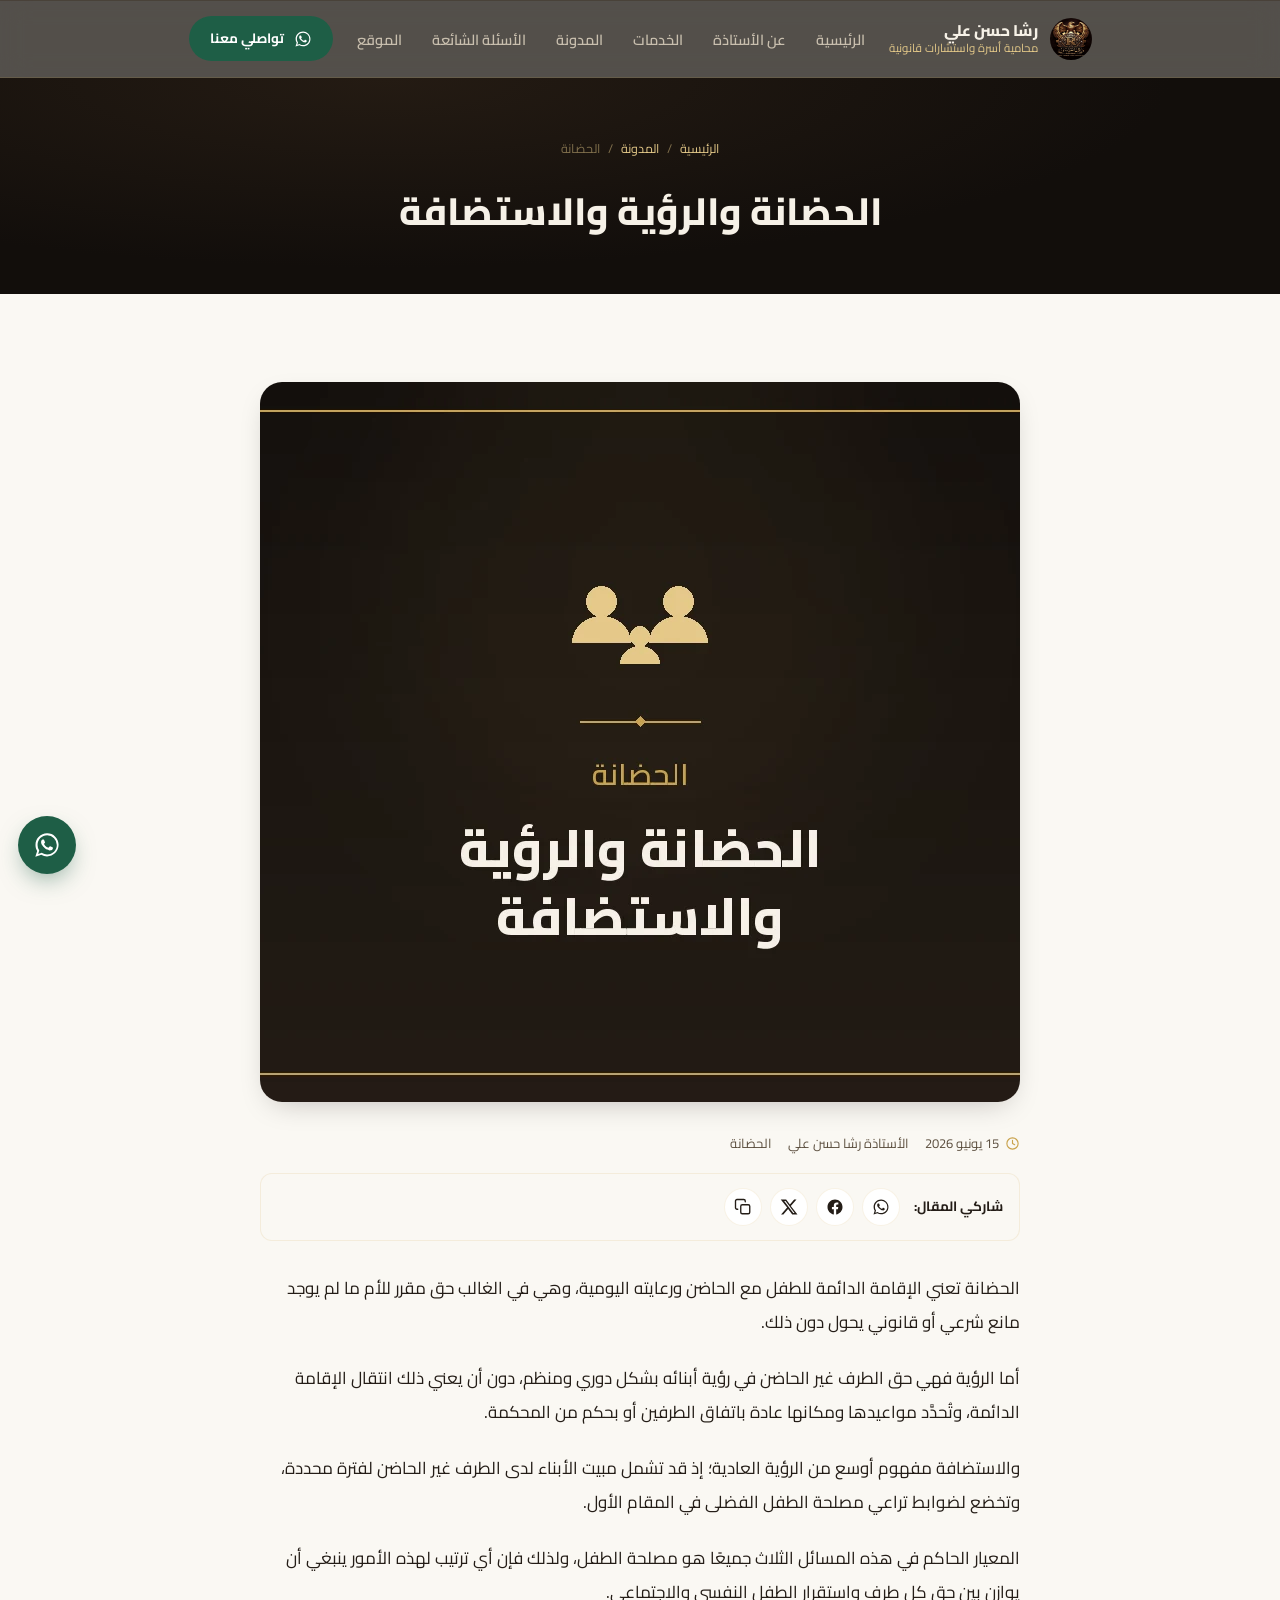
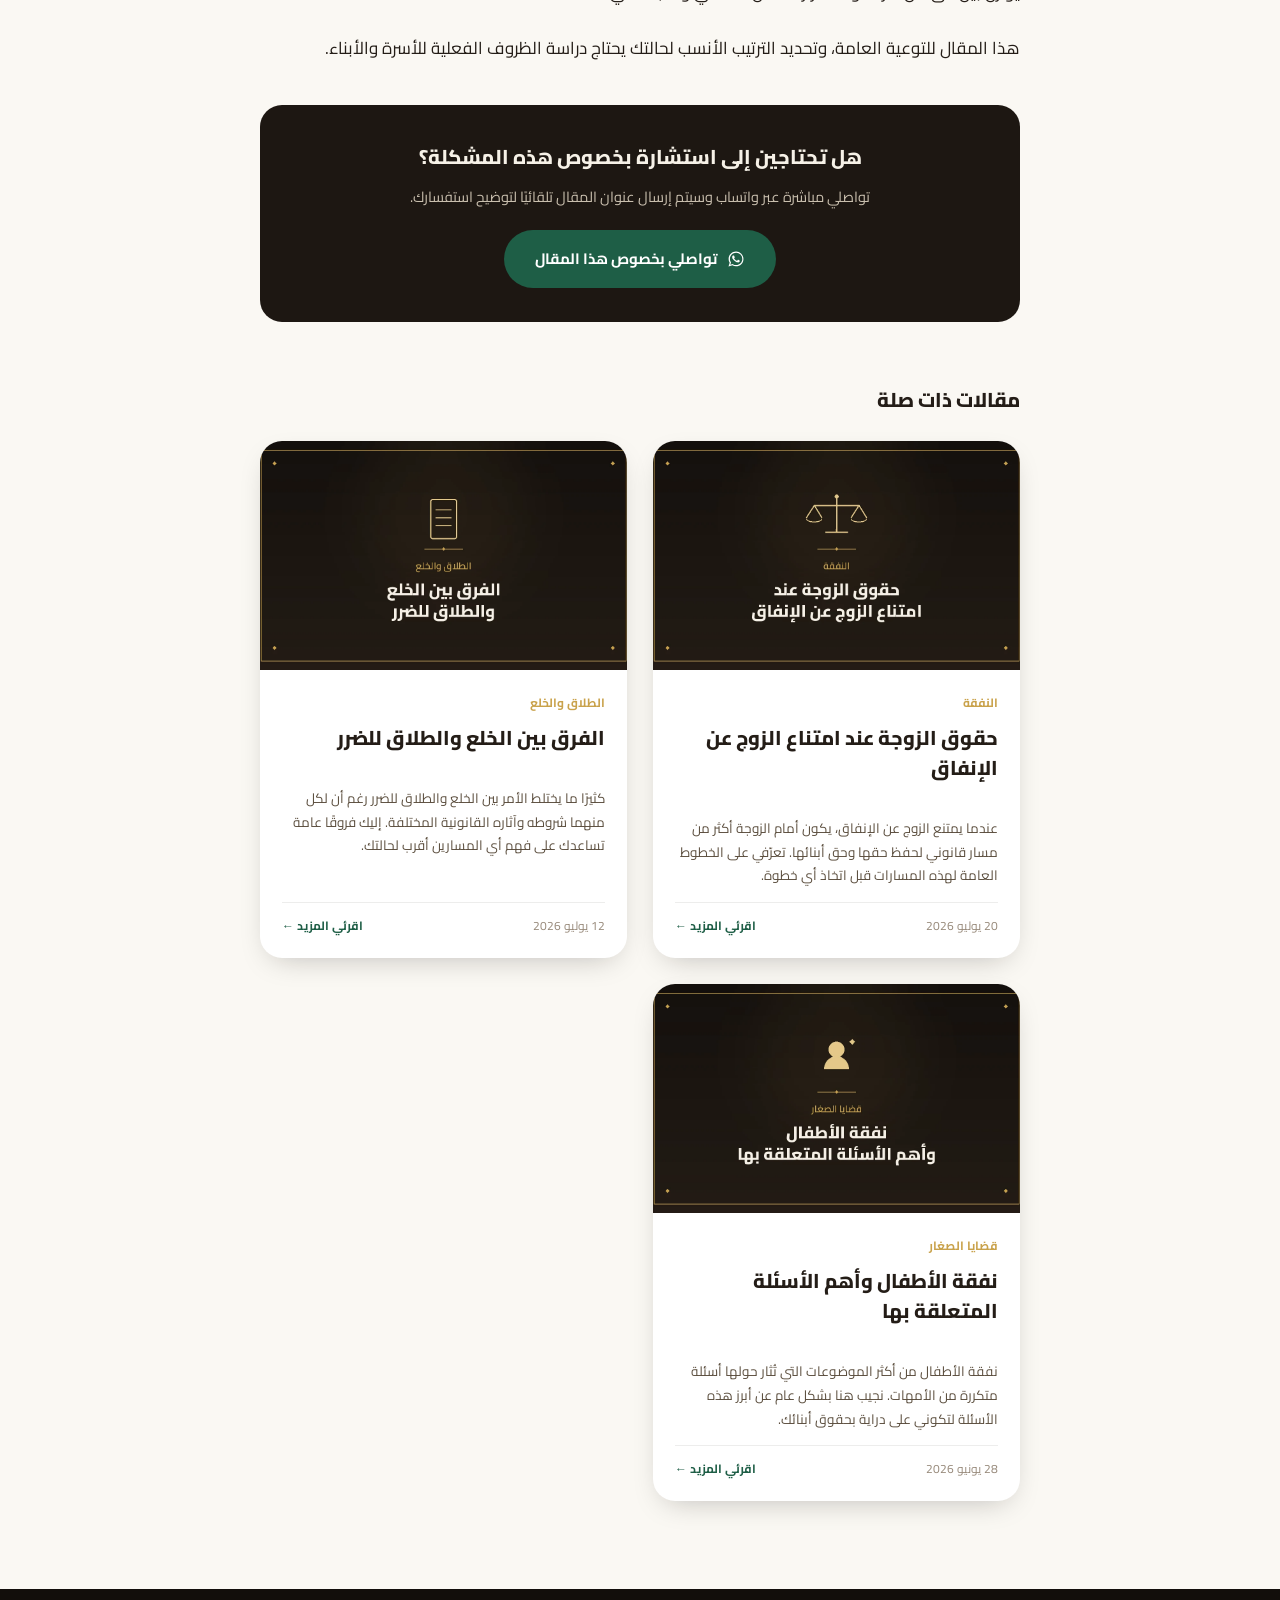
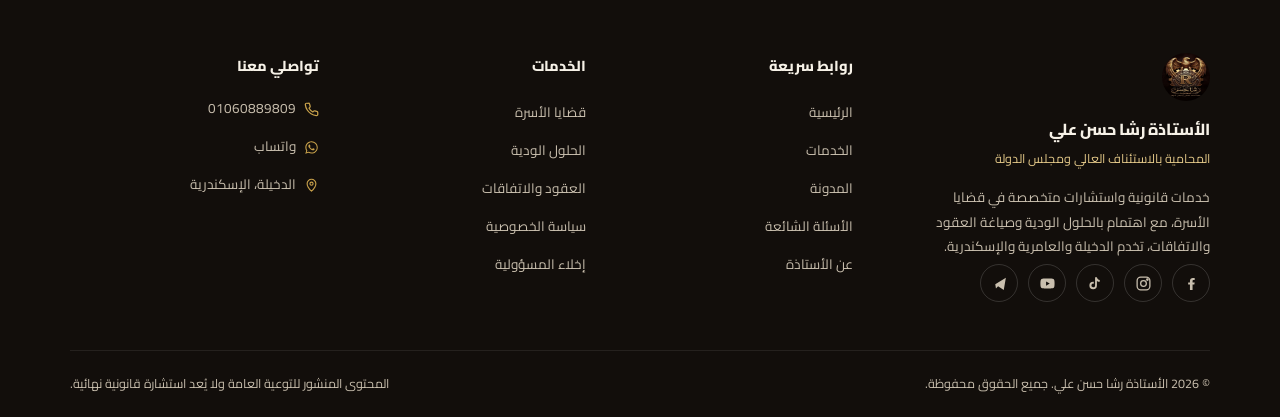
<file: blog/al-hadana-wal-roeya-wal-istidafa.html>
<!DOCTYPE html>
<html lang="ar" dir="rtl">
<head>
<meta charset="UTF-8">
  <meta name="viewport" content="width=device-width, initial-scale=1, viewport-fit=cover">
  <title>الحضانة والرؤية والاستضافة | مدونة الأستاذة رشا حسن علي</title>
  <meta name="description" content="توضيح عام للفرق بين الحضانة والرؤية والاستضافة من الناحية القانونية، وما يترتب على كل منها من حقوق والتزامات.">
  <meta name="keywords" content="الحضانة, الرؤية, الاستضافة, محامية حضانة بالإسكندرية">
  <meta name="robots" content="index, follow">
  <link rel="canonical" href="https://rashahassan-law.example/blog/al-hadana-wal-roeya-wal-istidafa.html">

  <!-- Open Graph -->
  <meta property="og:type" content="website">
  <meta property="og:title" content="الحضانة والرؤية والاستضافة | مدونة الأستاذة رشا حسن علي">
  <meta property="og:description" content="توضيح عام للفرق بين الحضانة والرؤية والاستضافة من الناحية القانونية، وما يترتب على كل منها من حقوق والتزامات.">
  <meta property="og:image" content="https://rashahassan-law.example/images/blog/custody.webp">
  <meta property="og:url" content="https://rashahassan-law.example/blog/al-hadana-wal-roeya-wal-istidafa.html">
  <meta property="og:locale" content="ar_EG">
  <meta property="og:site_name" content="رشا حسن – محاماة واستشارات أسرية">

  <!-- Twitter Card -->
  <meta name="twitter:card" content="summary_large_image">
  <meta name="twitter:title" content="الحضانة والرؤية والاستضافة | مدونة الأستاذة رشا حسن علي">
  <meta name="twitter:description" content="توضيح عام للفرق بين الحضانة والرؤية والاستضافة من الناحية القانونية، وما يترتب على كل منها من حقوق والتزامات.">
  <meta name="twitter:image" content="https://rashahassan-law.example/images/blog/custody.webp">

  <!-- PWA -->
  <link rel="manifest" href="../manifest.webmanifest">
  <meta name="theme-color" content="#120e0b">
  <link rel="icon" href="../icons/favicon.ico" sizes="any">
  <link rel="icon" href="../icons/icon-192.png" type="image/png">
  <link rel="apple-touch-icon" href="../icons/apple-touch-icon.png">
  <meta name="apple-mobile-web-app-capable" content="yes">
  <meta name="apple-mobile-web-app-status-bar-style" content="black-translucent">
  <meta name="apple-mobile-web-app-title" content="رشا حسن">

  <!-- Fonts & Styles -->
  <link rel="preload" href="../fonts/Cairo-Regular.woff2" as="font" type="font/woff2" crossorigin>
  <link rel="preload" href="../fonts/Cairo-Bold.woff2" as="font" type="font/woff2" crossorigin>
  <link rel="stylesheet" href="../css/tokens.css">
  <link rel="stylesheet" href="../css/main.css">
<script type="application/ld+json">{"@context": "https://schema.org", "@type": "BreadcrumbList", "itemListElement": [{"@type": "ListItem", "position": 1, "name": "الرئيسية", "item": "https://rashahassan-law.example/index.html"}, {"@type": "ListItem", "position": 2, "name": "المدونة", "item": "https://rashahassan-law.example/blog/index.html"}, {"@type": "ListItem", "position": 3, "name": "الحضانة والرؤية والاستضافة", "item": "https://rashahassan-law.example/blog/al-hadana-wal-roeya-wal-istidafa.html"}]}</script>
<script type="application/ld+json">{"@context": "https://schema.org", "@type": "Article", "headline": "الحضانة والرؤية والاستضافة", "description": "توضيح عام للفرق بين الحضانة والرؤية والاستضافة من الناحية القانونية، وما يترتب على كل منها من حقوق والتزامات.", "image": "https://rashahassan-law.example/images/blog/custody.webp", "author": {"@type": "Person", "name": "الأستاذة رشا حسن علي"}, "datePublished": "2026-06-15", "mainEntityOfPage": "https://rashahassan-law.example/blog/al-hadana-wal-roeya-wal-istidafa.html"}</script>

</head>
<body data-page="blog" data-root="blog">
<div class="offline-banner">أنتِ الآن غير متصلة بالإنترنت — يتم عرض المحتوى المخزّن مؤقتًا</div>

  <a href="#main" class="skip-link">تخطي إلى المحتوى</a>
  <header class="site-header">
    <div class="container">
      <a href="../index.html" class="brand" aria-label="الصفحة الرئيسية">
        <img src="../images/logo.webp" alt="شعار الأستاذة رشا حسن علي" width="42" height="42">
        <span class="brand-text"><strong>رشا حسن علي</strong><span>محامية أسرة واستشارات قانونية</span></span>
      </a>
      <nav class="main-nav" aria-label="التنقل الرئيسي">
        <ul><li><a href="../index.html#home">الرئيسية</a></li>
<li><a href="../index.html#about">عن الأستاذة</a></li>
<li><a href="../index.html#services">الخدمات</a></li>
<li><a href="../blog/index.html">المدونة</a></li>
<li><a href="../index.html#faq">الأسئلة الشائعة</a></li>
<li><a href="../index.html#map">الموقع</a></li></ul>
      </nav>
      <div class="header-actions">
        <a href="#" class="btn btn-whatsapp btn-sm" data-wa-key="hero" target="_blank" rel="noopener" id="header-wa-desktop">
          <svg viewBox="0 0 24 24" fill="currentColor"><path d="M12.04 2C6.58 2 2.13 6.45 2.13 11.91c0 1.87.5 3.62 1.44 5.13L2 22l5.13-1.55a9.86 9.86 0 0 0 4.9 1.31h.01c5.46 0 9.91-4.45 9.91-9.91 0-2.65-1.03-5.13-2.9-7A9.82 9.82 0 0 0 12.04 2zm0 18.06h-.01a8.2 8.2 0 0 1-4.18-1.14l-.3-.18-3.12.94.94-3.04-.2-.31a8.18 8.18 0 0 1-1.26-4.4c0-4.54 3.7-8.24 8.25-8.24a8.2 8.2 0 0 1 5.83 2.42 8.15 8.15 0 0 1 2.41 5.82c0 4.55-3.7 8.24-8.36 8.13zm4.51-6.16c-.25-.12-1.47-.73-1.7-.81-.23-.08-.4-.12-.56.12-.17.25-.65.81-.79.97-.15.17-.29.19-.54.06-.25-.12-1.06-.39-2.01-1.24-.74-.66-1.25-1.48-1.39-1.73-.15-.25-.02-.38.11-.51.11-.11.25-.29.37-.44.12-.15.16-.25.25-.42.08-.17.04-.31-.02-.44-.06-.12-.56-1.35-.77-1.85-.2-.48-.41-.42-.56-.43h-.48c-.17 0-.44.06-.67.31-.23.25-.87.85-.87 2.08s.9 2.41 1.02 2.58c.12.17 1.77 2.7 4.28 3.79.6.26 1.07.41 1.43.53.6.19 1.15.16 1.58.1.48-.07 1.47-.6 1.68-1.18.21-.58.21-1.08.15-1.18-.06-.1-.23-.17-.48-.29z"/></svg> تواصلي معنا
        </a>
        <button type="button" class="nav-toggle" aria-label="فتح القائمة" aria-controls="mobile-menu" aria-expanded="false">
          <svg viewBox="0 0 24 24" fill="none" stroke="currentColor" stroke-width="2" stroke-linecap="round"><path d="M4 7h16M4 12h16M4 17h16"/></svg>
        </button>
      </div>
    </div>
  </header>

  <div class="mobile-menu" id="mobile-menu">
    <div class="mobile-menu-top">
      <a href="../index.html" class="brand" aria-label="الصفحة الرئيسية">
        <img src="../images/logo.webp" alt="شعار الأستاذة رشا حسن علي" width="42" height="42">
        <span class="brand-text"><strong>رشا حسن علي</strong><span>محامية أسرة واستشارات قانونية</span></span>
      </a>
      <button type="button" class="mobile-menu-close" aria-label="إغلاق القائمة"><svg viewBox="0 0 24 24" fill="none" stroke="currentColor" stroke-width="2" stroke-linecap="round"><path d="M6 6l12 12M18 6L6 18"/></svg></button>
    </div>
    <nav aria-label="التنقل على الموبايل">
      <ul><li><a href="../index.html#home">الرئيسية</a></li>
<li><a href="../index.html#about">عن الأستاذة</a></li>
<li><a href="../index.html#services">الخدمات</a></li>
<li><a href="../blog/index.html">المدونة</a></li>
<li><a href="../index.html#faq">الأسئلة الشائعة</a></li>
<li><a href="../index.html#map">الموقع</a></li></ul>
    </nav>
    <div class="mobile-menu-cta">
      <a href="#" class="btn btn-whatsapp" data-wa-key="hero"><svg viewBox="0 0 24 24" fill="currentColor"><path d="M12.04 2C6.58 2 2.13 6.45 2.13 11.91c0 1.87.5 3.62 1.44 5.13L2 22l5.13-1.55a9.86 9.86 0 0 0 4.9 1.31h.01c5.46 0 9.91-4.45 9.91-9.91 0-2.65-1.03-5.13-2.9-7A9.82 9.82 0 0 0 12.04 2zm0 18.06h-.01a8.2 8.2 0 0 1-4.18-1.14l-.3-.18-3.12.94.94-3.04-.2-.31a8.18 8.18 0 0 1-1.26-4.4c0-4.54 3.7-8.24 8.25-8.24a8.2 8.2 0 0 1 5.83 2.42 8.15 8.15 0 0 1 2.41 5.82c0 4.55-3.7 8.24-8.36 8.13zm4.51-6.16c-.25-.12-1.47-.73-1.7-.81-.23-.08-.4-.12-.56.12-.17.25-.65.81-.79.97-.15.17-.29.19-.54.06-.25-.12-1.06-.39-2.01-1.24-.74-.66-1.25-1.48-1.39-1.73-.15-.25-.02-.38.11-.51.11-.11.25-.29.37-.44.12-.15.16-.25.25-.42.08-.17.04-.31-.02-.44-.06-.12-.56-1.35-.77-1.85-.2-.48-.41-.42-.56-.43h-.48c-.17 0-.44.06-.67.31-.23.25-.87.85-.87 2.08s.9 2.41 1.02 2.58c.12.17 1.77 2.7 4.28 3.79.6.26 1.07.41 1.43.53.6.19 1.15.16 1.58.1.48-.07 1.47-.6 1.68-1.18.21-.58.21-1.08.15-1.18-.06-.1-.23-.17-.48-.29z"/></svg> تواصلي عبر واتساب</a>
      <a href="#" class="btn btn-outline-dark" data-tel-link><svg viewBox="0 0 24 24" fill="none" stroke="currentColor" stroke-width="2" stroke-linecap="round" stroke-linejoin="round"><path d="M22 16.92v3a2 2 0 0 1-2.18 2 19.79 19.79 0 0 1-8.63-3.07 19.5 19.5 0 0 1-6-6 19.79 19.79 0 0 1-3.07-8.67A2 2 0 0 1 4.11 2h3a2 2 0 0 1 2 1.72c.127.96.361 1.903.7 2.81a2 2 0 0 1-.45 2.11L8.09 9.91a16 16 0 0 0 6 6l1.27-1.27a2 2 0 0 1 2.11-.45c.907.339 1.85.573 2.81.7A2 2 0 0 1 22 16.92z"/></svg> اتصلي الآن</a>
    </div>
  </div>


<main id="main">
  <div class="page-hero">
    <div class="container">
      <div class="breadcrumb"><a href="../index.html">الرئيسية</a><span>/</span><a href="index.html">المدونة</a><span>/</span><span>الحضانة</span></div>
      <h1 style="font-size:clamp(24px,3.6vw,38px)">الحضانة والرؤية والاستضافة</h1>
    </div>
  </div>

  <section class="section-pad">
    <div class="container">
      <div class="article-wrap">
        <div class="article-cover">
          <img src="../images/blog/custody.webp" alt="الحضانة والرؤية والاستضافة" width="1200" height="720" fetchpriority="high">
        </div>
        <div class="article-meta">
          <span><svg viewBox="0 0 24 24" fill="none" stroke="currentColor" stroke-width="1.8" stroke-linecap="round" stroke-linejoin="round"><circle cx="12" cy="12" r="9"/><path d="M12 7v5l3.5 2"/></svg> 15 يونيو 2026</span>
          <span>الأستاذة رشا حسن علي</span>
          <span>الحضانة</span>
        </div>
        <div class="article-share" data-article-share>
          <span class="article-share-label">شاركي المقال:</span>
          <div class="article-share-btns">
            <a href="#" class="share-btn share-whatsapp" target="_blank" rel="noopener" aria-label="مشاركة عبر واتساب" title="واتساب"><svg viewBox="0 0 24 24" fill="currentColor"><path d="M12.04 2C6.58 2 2.13 6.45 2.13 11.91c0 1.87.5 3.62 1.44 5.13L2 22l5.13-1.55a9.86 9.86 0 0 0 4.9 1.31h.01c5.46 0 9.91-4.45 9.91-9.91 0-2.65-1.03-5.13-2.9-7A9.82 9.82 0 0 0 12.04 2zm0 18.06h-.01a8.2 8.2 0 0 1-4.18-1.14l-.3-.18-3.12.94.94-3.04-.2-.31a8.18 8.18 0 0 1-1.26-4.4c0-4.54 3.7-8.24 8.25-8.24a8.2 8.2 0 0 1 5.83 2.42 8.15 8.15 0 0 1 2.41 5.82c0 4.55-3.7 8.24-8.36 8.13zm4.51-6.16c-.25-.12-1.47-.73-1.7-.81-.23-.08-.4-.12-.56.12-.17.25-.65.81-.79.97-.15.17-.29.19-.54.06-.25-.12-1.06-.39-2.01-1.24-.74-.66-1.25-1.48-1.39-1.73-.15-.25-.02-.38.11-.51.11-.11.25-.29.37-.44.12-.15.16-.25.25-.42.08-.17.04-.31-.02-.44-.06-.12-.56-1.35-.77-1.85-.2-.48-.41-.42-.56-.43h-.48c-.17 0-.44.06-.67.31-.23.25-.87.85-.87 2.08s.9 2.41 1.02 2.58c.12.17 1.77 2.7 4.28 3.79.6.26 1.07.41 1.43.53.6.19 1.15.16 1.58.1.48-.07 1.47-.6 1.68-1.18.21-.58.21-1.08.15-1.18-.06-.1-.23-.17-.48-.29z"/></svg></a>
            <a href="#" class="share-btn share-facebook" target="_blank" rel="noopener" aria-label="مشاركة على فيسبوك" title="فيسبوك"><svg viewBox="0 0 24 24" fill="currentColor"><path d="M22 12.06C22 6.51 17.52 2 12 2S2 6.51 2 12.06c0 5.02 3.66 9.18 8.44 9.94v-7.03H7.9v-2.91h2.54V9.85c0-2.52 1.49-3.91 3.77-3.91 1.09 0 2.24.2 2.24.2v2.47h-1.26c-1.24 0-1.63.78-1.63 1.58v1.9h2.78l-.44 2.91h-2.34V22c4.78-.76 8.44-4.92 8.44-9.94z"/></svg></a>
            <a href="#" class="share-btn share-x" target="_blank" rel="noopener" aria-label="مشاركة على منصة X" title="X"><svg viewBox="0 0 24 24" fill="currentColor"><path d="M18.9 2H22l-7.6 8.7L23.3 22h-7l-5.5-7.2L4.5 22H1.4l8.1-9.3L1 2h7.2l5 6.6L18.9 2zm-1.2 18h1.7L7.4 4H5.6l12.1 16z"/></svg></a>
            <button type="button" class="share-btn share-copy" aria-label="نسخ رابط المقال" title="نسخ الرابط"><svg viewBox="0 0 24 24" fill="none" stroke="currentColor" stroke-width="1.8" stroke-linecap="round" stroke-linejoin="round"><rect x="9" y="9" width="12" height="12" rx="2"/><path d="M5 15H4a2 2 0 0 1-2-2V4a2 2 0 0 1 2-2h9a2 2 0 0 1 2 2v1"/></svg></button>
            <button type="button" class="share-btn share-native" aria-label="مشاركة المقال" title="مشاركة"><svg viewBox="0 0 24 24" fill="none" stroke="currentColor" stroke-width="1.8" stroke-linecap="round" stroke-linejoin="round"><circle cx="18" cy="5" r="3"/><circle cx="6" cy="12" r="3"/><circle cx="18" cy="19" r="3"/><path d="M8.6 10.6l6.8-3.9M8.6 13.4l6.8 3.9"/></svg></button>
          </div>
        </div>
        <div class="article-body">
          <p>الحضانة تعني الإقامة الدائمة للطفل مع الحاضن ورعايته اليومية، وهي في الغالب حق مقرر للأم ما لم يوجد مانع شرعي أو قانوني يحول دون ذلك.</p>
<p>أما الرؤية فهي حق الطرف غير الحاضن في رؤية أبنائه بشكل دوري ومنظم، دون أن يعني ذلك انتقال الإقامة الدائمة، وتُحدَّد مواعيدها ومكانها عادة باتفاق الطرفين أو بحكم من المحكمة.</p>
<p>والاستضافة مفهوم أوسع من الرؤية العادية؛ إذ قد تشمل مبيت الأبناء لدى الطرف غير الحاضن لفترة محددة، وتخضع لضوابط تراعي مصلحة الطفل الفضلى في المقام الأول.</p>
<p>المعيار الحاكم في هذه المسائل الثلاث جميعًا هو مصلحة الطفل، ولذلك فإن أي ترتيب لهذه الأمور ينبغي أن يوازن بين حق كل طرف واستقرار الطفل النفسي والاجتماعي.</p>
<p>هذا المقال للتوعية العامة، وتحديد الترتيب الأنسب لحالتك يحتاج دراسة الظروف الفعلية للأسرة والأبناء.</p>
        </div>

        <div class="article-cta">
          <h3>هل تحتاجين إلى استشارة بخصوص هذه المشكلة؟</h3>
          <p>تواصلي مباشرة عبر واتساب وسيتم إرسال عنوان المقال تلقائيًا لتوضيح استفسارك.</p>
          <a href="#" class="btn btn-whatsapp" id="article-wa-cta" target="_blank" rel="noopener"><svg viewBox="0 0 24 24" fill="currentColor"><path d="M12.04 2C6.58 2 2.13 6.45 2.13 11.91c0 1.87.5 3.62 1.44 5.13L2 22l5.13-1.55a9.86 9.86 0 0 0 4.9 1.31h.01c5.46 0 9.91-4.45 9.91-9.91 0-2.65-1.03-5.13-2.9-7A9.82 9.82 0 0 0 12.04 2zm0 18.06h-.01a8.2 8.2 0 0 1-4.18-1.14l-.3-.18-3.12.94.94-3.04-.2-.31a8.18 8.18 0 0 1-1.26-4.4c0-4.54 3.7-8.24 8.25-8.24a8.2 8.2 0 0 1 5.83 2.42 8.15 8.15 0 0 1 2.41 5.82c0 4.55-3.7 8.24-8.36 8.13zm4.51-6.16c-.25-.12-1.47-.73-1.7-.81-.23-.08-.4-.12-.56.12-.17.25-.65.81-.79.97-.15.17-.29.19-.54.06-.25-.12-1.06-.39-2.01-1.24-.74-.66-1.25-1.48-1.39-1.73-.15-.25-.02-.38.11-.51.11-.11.25-.29.37-.44.12-.15.16-.25.25-.42.08-.17.04-.31-.02-.44-.06-.12-.56-1.35-.77-1.85-.2-.48-.41-.42-.56-.43h-.48c-.17 0-.44.06-.67.31-.23.25-.87.85-.87 2.08s.9 2.41 1.02 2.58c.12.17 1.77 2.7 4.28 3.79.6.26 1.07.41 1.43.53.6.19 1.15.16 1.58.1.48-.07 1.47-.6 1.68-1.18.21-.58.21-1.08.15-1.18-.06-.1-.23-.17-.48-.29z"/></svg> تواصلي بخصوص هذا المقال</a>
        </div>

        <div class="related-articles"><h3>مقالات ذات صلة</h3><div class="blog-grid"><article class="blog-card">
          <a class="b-img" href="haqooq-al-zawja-imtinaa-al-zawj-an-al-infaq.html"><img src="../images/blog/nafaqa.webp" alt="حقوق الزوجة عند امتناع الزوج عن الإنفاق" loading="lazy" width="600" height="375"></a>
          <div class="b-body">
            <span class="b-cat">النفقة</span>
            <h3><a href="haqooq-al-zawja-imtinaa-al-zawj-an-al-infaq.html">حقوق الزوجة عند امتناع الزوج عن الإنفاق</a></h3>
            <p class="b-excerpt">عندما يمتنع الزوج عن الإنفاق، يكون أمام الزوجة أكثر من مسار قانوني لحفظ حقها وحق أبنائها. تعرّفي على الخطوط العامة لهذه المسارات قبل اتخاذ أي خطوة.</p>
            <div class="b-meta"><span>20 يوليو 2026</span><a href="haqooq-al-zawja-imtinaa-al-zawj-an-al-infaq.html">اقرئي المزيد ←</a></div>
          </div>
        </article>
<article class="blog-card">
          <a class="b-img" href="al-farq-bayn-al-khula-wa-al-talaq-lel-darar.html"><img src="../images/blog/khula-vs-talaq.webp" alt="الفرق بين الخلع والطلاق للضرر" loading="lazy" width="600" height="375"></a>
          <div class="b-body">
            <span class="b-cat">الطلاق والخلع</span>
            <h3><a href="al-farq-bayn-al-khula-wa-al-talaq-lel-darar.html">الفرق بين الخلع والطلاق للضرر</a></h3>
            <p class="b-excerpt">كثيرًا ما يختلط الأمر بين الخلع والطلاق للضرر رغم أن لكل منهما شروطه وآثاره القانونية المختلفة. إليك فروقًا عامة تساعدك على فهم أي المسارين أقرب لحالتك.</p>
            <div class="b-meta"><span>12 يوليو 2026</span><a href="al-farq-bayn-al-khula-wa-al-talaq-lel-darar.html">اقرئي المزيد ←</a></div>
          </div>
        </article>
<article class="blog-card">
          <a class="b-img" href="nafaqat-al-atfal-asaila-shaeya.html"><img src="../images/blog/child-support.webp" alt="نفقة الأطفال وأهم الأسئلة المتعلقة بها" loading="lazy" width="600" height="375"></a>
          <div class="b-body">
            <span class="b-cat">قضايا الصغار</span>
            <h3><a href="nafaqat-al-atfal-asaila-shaeya.html">نفقة الأطفال وأهم الأسئلة المتعلقة بها</a></h3>
            <p class="b-excerpt">نفقة الأطفال من أكثر الموضوعات التي تُثار حولها أسئلة متكررة من الأمهات. نجيب هنا بشكل عام عن أبرز هذه الأسئلة لتكوني على دراية بحقوق أبنائك.</p>
            <div class="b-meta"><span>28 يونيو 2026</span><a href="nafaqat-al-atfal-asaila-shaeya.html">اقرئي المزيد ←</a></div>
          </div>
        </article></div></div>
      </div>
    </div>
  </section>
</main>


  <footer class="site-footer">
    <div class="container">
      <div class="footer-grid">
        <div class="footer-brand">
          <img src="../images/logo.webp" alt="شعار الأستاذة رشا حسن علي" width="48" height="48">
          <strong>الأستاذة رشا حسن علي</strong>
          <span>المحامية بالاستئناف العالي ومجلس الدولة</span>
          <p>خدمات قانونية واستشارات متخصصة في قضايا الأسرة، مع اهتمام بالحلول الودية وصياغة العقود والاتفاقات، تخدم الدخيلة والعامرية والإسكندرية.</p>
          <div class="footer-social">
            <a href="#" data-fb-link target="_blank" rel="noopener" aria-label="فيسبوك"><svg viewBox="0 0 24 24" fill="currentColor"><path d="M13.5 21v-7.5h2.5l.5-3h-3V8.5c0-.9.2-1.5 1.5-1.5H16.5V4.3c-.3 0-1.3-.1-2.5-.1-2.5 0-4.2 1.5-4.2 4.3V10.5H7.3v3H9.8V21z"/></svg></a>
            <a href="#" aria-label="انستجرام"><svg viewBox="0 0 24 24" fill="none" stroke="currentColor" stroke-width="1.8"><rect x="3" y="3" width="18" height="18" rx="5"/><circle cx="12" cy="12" r="4"/><circle cx="17.5" cy="6.5" r="1"/></svg></a>
            <a href="#" aria-label="تيك توك"><svg viewBox="0 0 24 24" fill="currentColor"><path d="M14 3c.3 2 1.8 3.6 4 3.9v2.6c-1.4 0-2.8-.4-4-1.2v6.4a5.3 5.3 0 1 1-5.3-5.3c.3 0 .6 0 .9.1v2.7a2.6 2.6 0 1 0 1.8 2.5V3z"/></svg></a>
            <a href="#" aria-label="يوتيوب"><svg viewBox="0 0 24 24" fill="currentColor"><path d="M22 12s0-3.2-.4-4.7a2.8 2.8 0 0 0-2-2C17.9 5 12 5 12 5s-5.9 0-7.6.3a2.8 2.8 0 0 0-2 2C2 8.8 2 12 2 12s0 3.2.4 4.7c.3 1 1 1.7 2 2C6.1 19 12 19 12 19s5.9 0 7.6-.3a2.8 2.8 0 0 0 2-2c.4-1.5.4-4.7.4-4.7zM10 15V9l5.2 3z"/></svg></a>
            <a href="#" aria-label="تيليجرام"><svg viewBox="0 0 24 24" fill="currentColor"><path d="m21 4-3 17-8-5-3 3-1-6L21 4z"/></svg></a>
          </div>
        </div>
        <div class="footer-col">
          <h4>روابط سريعة</h4>
          <ul>
            <li><a href="../index.html#home">الرئيسية</a></li>
            <li><a href="../index.html#services">الخدمات</a></li>
            <li><a href="../blog/index.html">المدونة</a></li>
            <li><a href="../index.html#faq">الأسئلة الشائعة</a></li>
            <li><a href="../index.html#about">عن الأستاذة</a></li>
          </ul>
        </div>
        <div class="footer-col">
          <h4>الخدمات</h4>
          <ul>
            <li><a href="../index.html#services">قضايا الأسرة</a></li>
            <li><a href="../index.html#amicable">الحلول الودية</a></li>
            <li><a href="../index.html#contracts">العقود والاتفاقات</a></li>
            <li><a href="../privacy.html">سياسة الخصوصية</a></li>
            <li><a href="../disclaimer.html">إخلاء المسؤولية</a></li>
          </ul>
        </div>
        <div class="footer-col">
          <h4>تواصلي معنا</h4>
          <ul>
            <li><a href="#" data-tel-link><svg viewBox="0 0 24 24" fill="none" stroke="currentColor" stroke-width="2" stroke-linecap="round" stroke-linejoin="round"><path d="M22 16.92v3a2 2 0 0 1-2.18 2 19.79 19.79 0 0 1-8.63-3.07 19.5 19.5 0 0 1-6-6 19.79 19.79 0 0 1-3.07-8.67A2 2 0 0 1 4.11 2h3a2 2 0 0 1 2 1.72c.127.96.361 1.903.7 2.81a2 2 0 0 1-.45 2.11L8.09 9.91a16 16 0 0 0 6 6l1.27-1.27a2 2 0 0 1 2.11-.45c.907.339 1.85.573 2.81.7A2 2 0 0 1 22 16.92z"/></svg> <span data-phone-display></span></a></li>
            <li><a href="#" data-wa-key="hero" target="_blank" rel="noopener"><svg viewBox="0 0 24 24" fill="currentColor"><path d="M12.04 2C6.58 2 2.13 6.45 2.13 11.91c0 1.87.5 3.62 1.44 5.13L2 22l5.13-1.55a9.86 9.86 0 0 0 4.9 1.31h.01c5.46 0 9.91-4.45 9.91-9.91 0-2.65-1.03-5.13-2.9-7A9.82 9.82 0 0 0 12.04 2zm0 18.06h-.01a8.2 8.2 0 0 1-4.18-1.14l-.3-.18-3.12.94.94-3.04-.2-.31a8.18 8.18 0 0 1-1.26-4.4c0-4.54 3.7-8.24 8.25-8.24a8.2 8.2 0 0 1 5.83 2.42 8.15 8.15 0 0 1 2.41 5.82c0 4.55-3.7 8.24-8.36 8.13zm4.51-6.16c-.25-.12-1.47-.73-1.7-.81-.23-.08-.4-.12-.56.12-.17.25-.65.81-.79.97-.15.17-.29.19-.54.06-.25-.12-1.06-.39-2.01-1.24-.74-.66-1.25-1.48-1.39-1.73-.15-.25-.02-.38.11-.51.11-.11.25-.29.37-.44.12-.15.16-.25.25-.42.08-.17.04-.31-.02-.44-.06-.12-.56-1.35-.77-1.85-.2-.48-.41-.42-.56-.43h-.48c-.17 0-.44.06-.67.31-.23.25-.87.85-.87 2.08s.9 2.41 1.02 2.58c.12.17 1.77 2.7 4.28 3.79.6.26 1.07.41 1.43.53.6.19 1.15.16 1.58.1.48-.07 1.47-.6 1.68-1.18.21-.58.21-1.08.15-1.18-.06-.1-.23-.17-.48-.29z"/></svg> واتساب</a></li>
            <li><a href="../index.html#map"><svg viewBox="0 0 24 24" fill="none" stroke="currentColor" stroke-width="1.8" stroke-linecap="round" stroke-linejoin="round"><path d="M12 21s7-6.5 7-12a7 7 0 1 0-14 0c0 5.5 7 12 7 12z"/><circle cx="12" cy="9" r="2.5"/></svg> الدخيلة، الإسكندرية</a></li>
          </ul>
        </div>
      </div>
      <div class="footer-bottom">
        <span>© <span data-year></span> الأستاذة رشا حسن علي. جميع الحقوق محفوظة.</span>
        <span>المحتوى المنشور للتوعية العامة ولا يُعد استشارة قانونية نهائية.</span>
      </div>
    </div>
  </footer>


  <nav class="bottom-nav" aria-label="تنقل سريع">
    <a href="../index.html" data-page-match="home"><svg viewBox="0 0 24 24" fill="none" stroke="currentColor" stroke-width="1.8" stroke-linecap="round" stroke-linejoin="round"><path d="M3 9.5 12 3l9 6.5V20a1 1 0 0 1-1 1h-5v-7H9v7H4a1 1 0 0 1-1-1z"/></svg>الرئيسية</a>
    <a href="../index.html#services" data-page-match="services"><svg viewBox="0 0 24 24" fill="none" stroke="currentColor" stroke-width="1.8" stroke-linecap="round" stroke-linejoin="round"><rect x="2" y="5" width="20" height="14" rx="2"/><circle cx="8.5" cy="12" r="2"/><path d="M6 16.5c.5-1.5 1.7-2.2 2.5-2.2s2 .7 2.5 2.2M14 9h5M14 13h5M14 16h3"/></svg>الخدمات</a>
    <a href="../blog/index.html" data-page-match="blog"><svg viewBox="0 0 24 24" fill="none" stroke="currentColor" stroke-width="1.8" stroke-linecap="round" stroke-linejoin="round"><path d="M4 5.5A2.5 2.5 0 0 1 6.5 3H20v16.5A1.5 1.5 0 0 1 18.5 21H6.5A2.5 2.5 0 0 1 4 18.5z"/><path d="M4 18.5A2.5 2.5 0 0 1 6.5 16H20"/></svg>المدونة</a>
    <a href="../index.html#ask" data-page-match="ask"><svg viewBox="0 0 24 24" fill="none" stroke="currentColor" stroke-width="1.8" stroke-linecap="round" stroke-linejoin="round"><path d="M21 11.5a8.38 8.38 0 0 1-.9 3.8 8.5 8.5 0 0 1-7.6 4.7 8.38 8.38 0 0 1-3.8-.9L3 21l1.9-5.7a8.38 8.38 0 0 1-.9-3.8 8.5 8.5 0 0 1 4.7-7.6 8.38 8.38 0 0 1 3.8-.9h.5a8.48 8.48 0 0 1 8 8z"/></svg>اسألي</a>
    <a href="#" class="nav-wa" data-wa-key="hero"><svg viewBox="0 0 24 24" fill="currentColor"><path d="M12.04 2C6.58 2 2.13 6.45 2.13 11.91c0 1.87.5 3.62 1.44 5.13L2 22l5.13-1.55a9.86 9.86 0 0 0 4.9 1.31h.01c5.46 0 9.91-4.45 9.91-9.91 0-2.65-1.03-5.13-2.9-7A9.82 9.82 0 0 0 12.04 2zm0 18.06h-.01a8.2 8.2 0 0 1-4.18-1.14l-.3-.18-3.12.94.94-3.04-.2-.31a8.18 8.18 0 0 1-1.26-4.4c0-4.54 3.7-8.24 8.25-8.24a8.2 8.2 0 0 1 5.83 2.42 8.15 8.15 0 0 1 2.41 5.82c0 4.55-3.7 8.24-8.36 8.13zm4.51-6.16c-.25-.12-1.47-.73-1.7-.81-.23-.08-.4-.12-.56.12-.17.25-.65.81-.79.97-.15.17-.29.19-.54.06-.25-.12-1.06-.39-2.01-1.24-.74-.66-1.25-1.48-1.39-1.73-.15-.25-.02-.38.11-.51.11-.11.25-.29.37-.44.12-.15.16-.25.25-.42.08-.17.04-.31-.02-.44-.06-.12-.56-1.35-.77-1.85-.2-.48-.41-.42-.56-.43h-.48c-.17 0-.44.06-.67.31-.23.25-.87.85-.87 2.08s.9 2.41 1.02 2.58c.12.17 1.77 2.7 4.28 3.79.6.26 1.07.41 1.43.53.6.19 1.15.16 1.58.1.48-.07 1.47-.6 1.68-1.18.21-.58.21-1.08.15-1.18-.06-.1-.23-.17-.48-.29z"/></svg>واتساب</a>
  </nav>

<a href="#" class="floating-whatsapp" data-wa-key="hero" target="_blank" rel="noopener" aria-label="تواصلي عبر واتساب"><svg viewBox="0 0 24 24" fill="currentColor"><path d="M12.04 2C6.58 2 2.13 6.45 2.13 11.91c0 1.87.5 3.62 1.44 5.13L2 22l5.13-1.55a9.86 9.86 0 0 0 4.9 1.31h.01c5.46 0 9.91-4.45 9.91-9.91 0-2.65-1.03-5.13-2.9-7A9.82 9.82 0 0 0 12.04 2zm0 18.06h-.01a8.2 8.2 0 0 1-4.18-1.14l-.3-.18-3.12.94.94-3.04-.2-.31a8.18 8.18 0 0 1-1.26-4.4c0-4.54 3.7-8.24 8.25-8.24a8.2 8.2 0 0 1 5.83 2.42 8.15 8.15 0 0 1 2.41 5.82c0 4.55-3.7 8.24-8.36 8.13zm4.51-6.16c-.25-.12-1.47-.73-1.7-.81-.23-.08-.4-.12-.56.12-.17.25-.65.81-.79.97-.15.17-.29.19-.54.06-.25-.12-1.06-.39-2.01-1.24-.74-.66-1.25-1.48-1.39-1.73-.15-.25-.02-.38.11-.51.11-.11.25-.29.37-.44.12-.15.16-.25.25-.42.08-.17.04-.31-.02-.44-.06-.12-.56-1.35-.77-1.85-.2-.48-.41-.42-.56-.43h-.48c-.17 0-.44.06-.67.31-.23.25-.87.85-.87 2.08s.9 2.41 1.02 2.58c.12.17 1.77 2.7 4.28 3.79.6.26 1.07.41 1.43.53.6.19 1.15.16 1.58.1.48-.07 1.47-.6 1.68-1.18.21-.58.21-1.08.15-1.18-.06-.1-.23-.17-.48-.29z"/></svg></a>

  <div class="wizard-overlay" role="dialog" aria-modal="true" aria-label="اكتشفي موقفك القانوني">
    <div class="wizard-modal">
      <button type="button" class="wizard-close" data-wizard-close aria-label="إغلاق"><svg viewBox="0 0 24 24" fill="none" stroke="currentColor" stroke-width="2" stroke-linecap="round"><path d="M6 6l12 12M18 6L6 18"/></svg></button>
      <div class="wizard-body"></div>
    </div>
  </div>


  <div class="update-toast">
    <div class="ut-icon"><svg viewBox="0 0 24 24" fill="none" stroke="currentColor" stroke-width="2" stroke-linecap="round" stroke-linejoin="round"><path d="M21 12a9 9 0 1 1-3.02-6.72"/><path d="M21 3v6h-6"/></svg></div>
    <div class="ut-text">
      <strong>يتوفر إصدار جديد</strong>
      <span>حدّثي الصفحة للحصول على آخر التحديثات</span>
    </div>
    <div class="ut-actions">
      <button type="button" class="ut-refresh">تحديث</button>
      <button type="button" class="ut-dismiss">لاحقًا</button>
    </div>
  </div>

  <div class="install-toast">
    <img src="../icons/icon-96.png" alt="">
    <div class="it-text">
      <strong>ثبّتي تطبيق رشا حسن</strong>
      <span>وصول أسرع حتى بدون إنترنت</span>
    </div>
    <div class="it-actions">
      <button type="button" class="it-install">تثبيت</button>
      <button type="button" class="it-dismiss">لاحقًا</button>
    </div>
  </div>


<script src="../js/config.js"></script>
<script src="../js/main.js" defer></script>
<script>
  document.getElementById('article-wa-cta').href = buildArticleWhatsAppLink("الحضانة والرؤية والاستضافة");
</script>
</body>
</html>
</file>
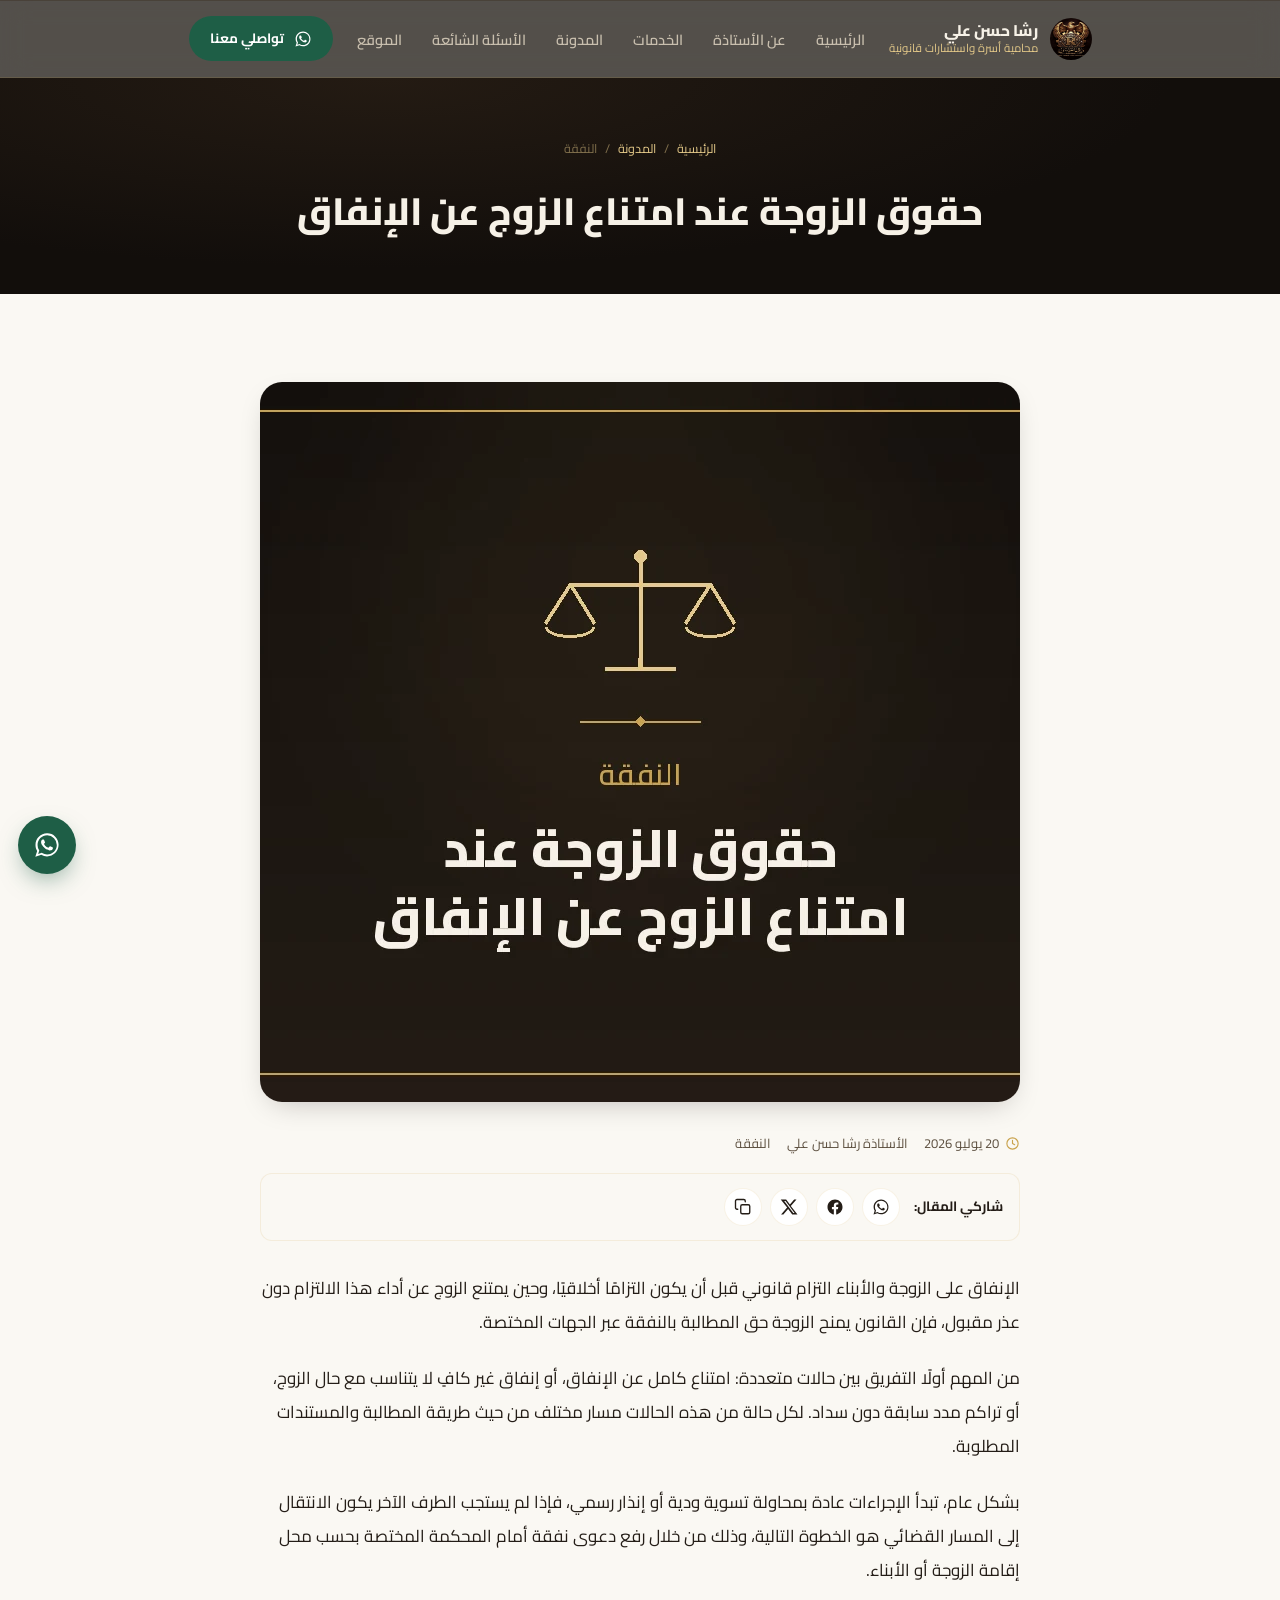
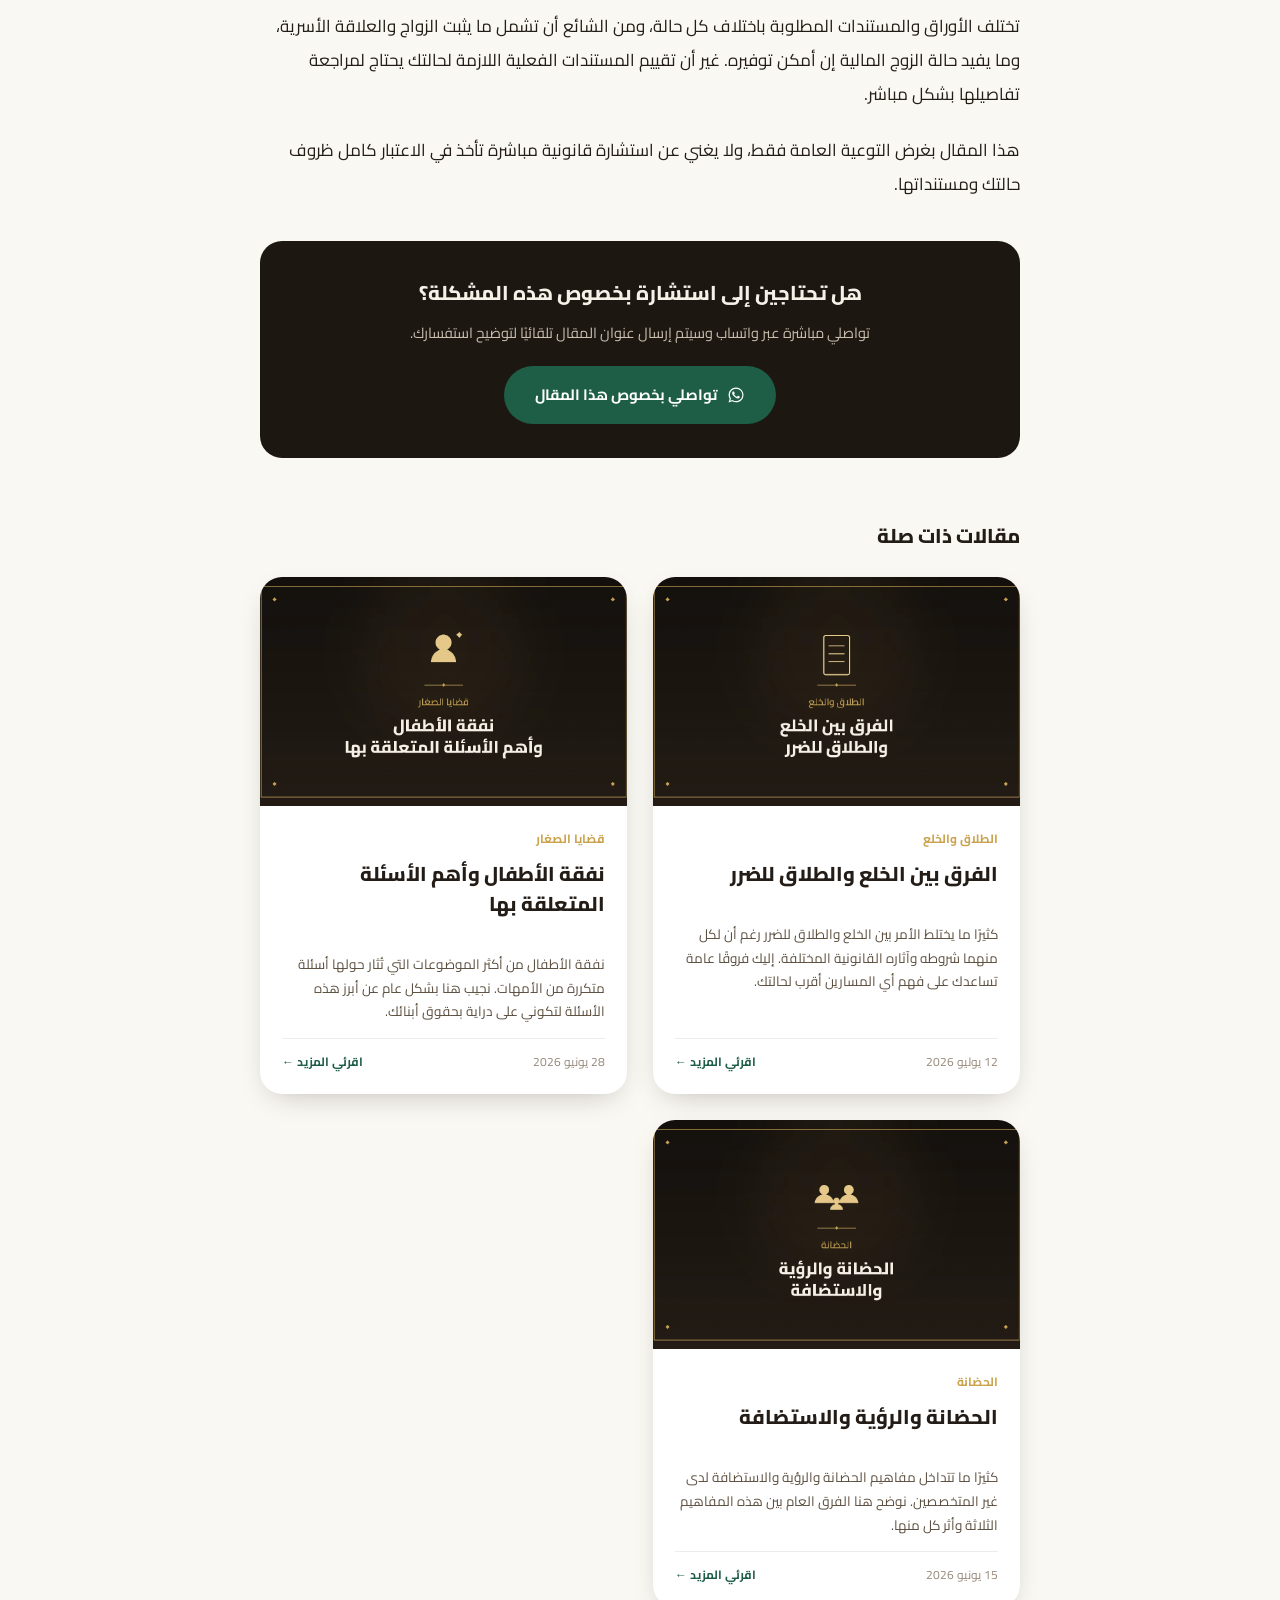
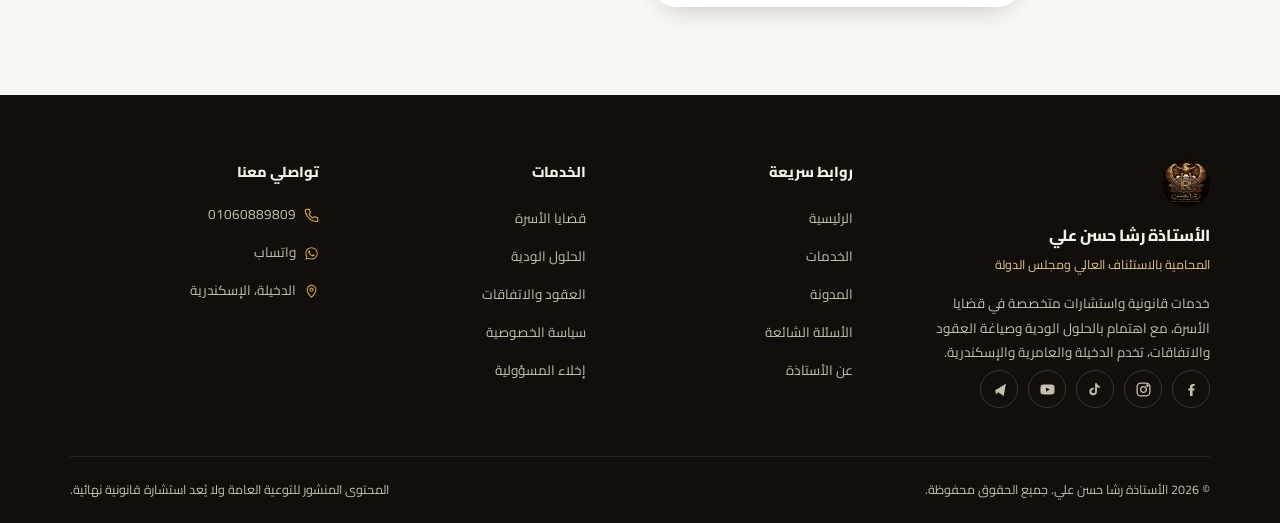
<file: blog/haqooq-al-zawja-imtinaa-al-zawj-an-al-infaq.html>
<!DOCTYPE html>
<html lang="ar" dir="rtl">
<head>
<meta charset="UTF-8">
  <meta name="viewport" content="width=device-width, initial-scale=1, viewport-fit=cover">
  <title>حقوق الزوجة عند امتناع الزوج عن الإنفاق | مدونة الأستاذة رشا حسن علي</title>
  <meta name="description" content="شرح عام لحقوق الزوجة القانونية عند امتناع الزوج عن الإنفاق، وأهم الإجراءات المتاحة لحفظ النفقة الزوجية ونفقة الأبناء.">
  <meta name="keywords" content="نفقة زوجية, امتناع عن الإنفاق, محامية نفقة بالدخيلة, حقوق الزوجة">
  <meta name="robots" content="index, follow">
  <link rel="canonical" href="https://rashahassan-law.example/blog/haqooq-al-zawja-imtinaa-al-zawj-an-al-infaq.html">

  <!-- Open Graph -->
  <meta property="og:type" content="website">
  <meta property="og:title" content="حقوق الزوجة عند امتناع الزوج عن الإنفاق | مدونة الأستاذة رشا حسن علي">
  <meta property="og:description" content="شرح عام لحقوق الزوجة القانونية عند امتناع الزوج عن الإنفاق، وأهم الإجراءات المتاحة لحفظ النفقة الزوجية ونفقة الأبناء.">
  <meta property="og:image" content="https://rashahassan-law.example/images/blog/nafaqa.webp">
  <meta property="og:url" content="https://rashahassan-law.example/blog/haqooq-al-zawja-imtinaa-al-zawj-an-al-infaq.html">
  <meta property="og:locale" content="ar_EG">
  <meta property="og:site_name" content="رشا حسن – محاماة واستشارات أسرية">

  <!-- Twitter Card -->
  <meta name="twitter:card" content="summary_large_image">
  <meta name="twitter:title" content="حقوق الزوجة عند امتناع الزوج عن الإنفاق | مدونة الأستاذة رشا حسن علي">
  <meta name="twitter:description" content="شرح عام لحقوق الزوجة القانونية عند امتناع الزوج عن الإنفاق، وأهم الإجراءات المتاحة لحفظ النفقة الزوجية ونفقة الأبناء.">
  <meta name="twitter:image" content="https://rashahassan-law.example/images/blog/nafaqa.webp">

  <!-- PWA -->
  <link rel="manifest" href="../manifest.webmanifest">
  <meta name="theme-color" content="#120e0b">
  <link rel="icon" href="../icons/favicon.ico" sizes="any">
  <link rel="icon" href="../icons/icon-192.png" type="image/png">
  <link rel="apple-touch-icon" href="../icons/apple-touch-icon.png">
  <meta name="apple-mobile-web-app-capable" content="yes">
  <meta name="apple-mobile-web-app-status-bar-style" content="black-translucent">
  <meta name="apple-mobile-web-app-title" content="رشا حسن">

  <!-- Fonts & Styles -->
  <link rel="preload" href="../fonts/Cairo-Regular.woff2" as="font" type="font/woff2" crossorigin>
  <link rel="preload" href="../fonts/Cairo-Bold.woff2" as="font" type="font/woff2" crossorigin>
  <link rel="stylesheet" href="../css/tokens.css">
  <link rel="stylesheet" href="../css/main.css">
<script type="application/ld+json">{"@context": "https://schema.org", "@type": "BreadcrumbList", "itemListElement": [{"@type": "ListItem", "position": 1, "name": "الرئيسية", "item": "https://rashahassan-law.example/index.html"}, {"@type": "ListItem", "position": 2, "name": "المدونة", "item": "https://rashahassan-law.example/blog/index.html"}, {"@type": "ListItem", "position": 3, "name": "حقوق الزوجة عند امتناع الزوج عن الإنفاق", "item": "https://rashahassan-law.example/blog/haqooq-al-zawja-imtinaa-al-zawj-an-al-infaq.html"}]}</script>
<script type="application/ld+json">{"@context": "https://schema.org", "@type": "Article", "headline": "حقوق الزوجة عند امتناع الزوج عن الإنفاق", "description": "شرح عام لحقوق الزوجة القانونية عند امتناع الزوج عن الإنفاق، وأهم الإجراءات المتاحة لحفظ النفقة الزوجية ونفقة الأبناء.", "image": "https://rashahassan-law.example/images/blog/nafaqa.webp", "author": {"@type": "Person", "name": "الأستاذة رشا حسن علي"}, "datePublished": "2026-07-20", "mainEntityOfPage": "https://rashahassan-law.example/blog/haqooq-al-zawja-imtinaa-al-zawj-an-al-infaq.html"}</script>

</head>
<body data-page="blog" data-root="blog">
<div class="offline-banner">أنتِ الآن غير متصلة بالإنترنت — يتم عرض المحتوى المخزّن مؤقتًا</div>

  <a href="#main" class="skip-link">تخطي إلى المحتوى</a>
  <header class="site-header">
    <div class="container">
      <a href="../index.html" class="brand" aria-label="الصفحة الرئيسية">
        <img src="../images/logo.webp" alt="شعار الأستاذة رشا حسن علي" width="42" height="42">
        <span class="brand-text"><strong>رشا حسن علي</strong><span>محامية أسرة واستشارات قانونية</span></span>
      </a>
      <nav class="main-nav" aria-label="التنقل الرئيسي">
        <ul><li><a href="../index.html#home">الرئيسية</a></li>
<li><a href="../index.html#about">عن الأستاذة</a></li>
<li><a href="../index.html#services">الخدمات</a></li>
<li><a href="../blog/index.html">المدونة</a></li>
<li><a href="../index.html#faq">الأسئلة الشائعة</a></li>
<li><a href="../index.html#map">الموقع</a></li></ul>
      </nav>
      <div class="header-actions">
        <a href="#" class="btn btn-whatsapp btn-sm" data-wa-key="hero" target="_blank" rel="noopener" id="header-wa-desktop">
          <svg viewBox="0 0 24 24" fill="currentColor"><path d="M12.04 2C6.58 2 2.13 6.45 2.13 11.91c0 1.87.5 3.62 1.44 5.13L2 22l5.13-1.55a9.86 9.86 0 0 0 4.9 1.31h.01c5.46 0 9.91-4.45 9.91-9.91 0-2.65-1.03-5.13-2.9-7A9.82 9.82 0 0 0 12.04 2zm0 18.06h-.01a8.2 8.2 0 0 1-4.18-1.14l-.3-.18-3.12.94.94-3.04-.2-.31a8.18 8.18 0 0 1-1.26-4.4c0-4.54 3.7-8.24 8.25-8.24a8.2 8.2 0 0 1 5.83 2.42 8.15 8.15 0 0 1 2.41 5.82c0 4.55-3.7 8.24-8.36 8.13zm4.51-6.16c-.25-.12-1.47-.73-1.7-.81-.23-.08-.4-.12-.56.12-.17.25-.65.81-.79.97-.15.17-.29.19-.54.06-.25-.12-1.06-.39-2.01-1.24-.74-.66-1.25-1.48-1.39-1.73-.15-.25-.02-.38.11-.51.11-.11.25-.29.37-.44.12-.15.16-.25.25-.42.08-.17.04-.31-.02-.44-.06-.12-.56-1.35-.77-1.85-.2-.48-.41-.42-.56-.43h-.48c-.17 0-.44.06-.67.31-.23.25-.87.85-.87 2.08s.9 2.41 1.02 2.58c.12.17 1.77 2.7 4.28 3.79.6.26 1.07.41 1.43.53.6.19 1.15.16 1.58.1.48-.07 1.47-.6 1.68-1.18.21-.58.21-1.08.15-1.18-.06-.1-.23-.17-.48-.29z"/></svg> تواصلي معنا
        </a>
        <button type="button" class="nav-toggle" aria-label="فتح القائمة" aria-controls="mobile-menu" aria-expanded="false">
          <svg viewBox="0 0 24 24" fill="none" stroke="currentColor" stroke-width="2" stroke-linecap="round"><path d="M4 7h16M4 12h16M4 17h16"/></svg>
        </button>
      </div>
    </div>
  </header>

  <div class="mobile-menu" id="mobile-menu">
    <div class="mobile-menu-top">
      <a href="../index.html" class="brand" aria-label="الصفحة الرئيسية">
        <img src="../images/logo.webp" alt="شعار الأستاذة رشا حسن علي" width="42" height="42">
        <span class="brand-text"><strong>رشا حسن علي</strong><span>محامية أسرة واستشارات قانونية</span></span>
      </a>
      <button type="button" class="mobile-menu-close" aria-label="إغلاق القائمة"><svg viewBox="0 0 24 24" fill="none" stroke="currentColor" stroke-width="2" stroke-linecap="round"><path d="M6 6l12 12M18 6L6 18"/></svg></button>
    </div>
    <nav aria-label="التنقل على الموبايل">
      <ul><li><a href="../index.html#home">الرئيسية</a></li>
<li><a href="../index.html#about">عن الأستاذة</a></li>
<li><a href="../index.html#services">الخدمات</a></li>
<li><a href="../blog/index.html">المدونة</a></li>
<li><a href="../index.html#faq">الأسئلة الشائعة</a></li>
<li><a href="../index.html#map">الموقع</a></li></ul>
    </nav>
    <div class="mobile-menu-cta">
      <a href="#" class="btn btn-whatsapp" data-wa-key="hero"><svg viewBox="0 0 24 24" fill="currentColor"><path d="M12.04 2C6.58 2 2.13 6.45 2.13 11.91c0 1.87.5 3.62 1.44 5.13L2 22l5.13-1.55a9.86 9.86 0 0 0 4.9 1.31h.01c5.46 0 9.91-4.45 9.91-9.91 0-2.65-1.03-5.13-2.9-7A9.82 9.82 0 0 0 12.04 2zm0 18.06h-.01a8.2 8.2 0 0 1-4.18-1.14l-.3-.18-3.12.94.94-3.04-.2-.31a8.18 8.18 0 0 1-1.26-4.4c0-4.54 3.7-8.24 8.25-8.24a8.2 8.2 0 0 1 5.83 2.42 8.15 8.15 0 0 1 2.41 5.82c0 4.55-3.7 8.24-8.36 8.13zm4.51-6.16c-.25-.12-1.47-.73-1.7-.81-.23-.08-.4-.12-.56.12-.17.25-.65.81-.79.97-.15.17-.29.19-.54.06-.25-.12-1.06-.39-2.01-1.24-.74-.66-1.25-1.48-1.39-1.73-.15-.25-.02-.38.11-.51.11-.11.25-.29.37-.44.12-.15.16-.25.25-.42.08-.17.04-.31-.02-.44-.06-.12-.56-1.35-.77-1.85-.2-.48-.41-.42-.56-.43h-.48c-.17 0-.44.06-.67.31-.23.25-.87.85-.87 2.08s.9 2.41 1.02 2.58c.12.17 1.77 2.7 4.28 3.79.6.26 1.07.41 1.43.53.6.19 1.15.16 1.58.1.48-.07 1.47-.6 1.68-1.18.21-.58.21-1.08.15-1.18-.06-.1-.23-.17-.48-.29z"/></svg> تواصلي عبر واتساب</a>
      <a href="#" class="btn btn-outline-dark" data-tel-link><svg viewBox="0 0 24 24" fill="none" stroke="currentColor" stroke-width="2" stroke-linecap="round" stroke-linejoin="round"><path d="M22 16.92v3a2 2 0 0 1-2.18 2 19.79 19.79 0 0 1-8.63-3.07 19.5 19.5 0 0 1-6-6 19.79 19.79 0 0 1-3.07-8.67A2 2 0 0 1 4.11 2h3a2 2 0 0 1 2 1.72c.127.96.361 1.903.7 2.81a2 2 0 0 1-.45 2.11L8.09 9.91a16 16 0 0 0 6 6l1.27-1.27a2 2 0 0 1 2.11-.45c.907.339 1.85.573 2.81.7A2 2 0 0 1 22 16.92z"/></svg> اتصلي الآن</a>
    </div>
  </div>


<main id="main">
  <div class="page-hero">
    <div class="container">
      <div class="breadcrumb"><a href="../index.html">الرئيسية</a><span>/</span><a href="index.html">المدونة</a><span>/</span><span>النفقة</span></div>
      <h1 style="font-size:clamp(24px,3.6vw,38px)">حقوق الزوجة عند امتناع الزوج عن الإنفاق</h1>
    </div>
  </div>

  <section class="section-pad">
    <div class="container">
      <div class="article-wrap">
        <div class="article-cover">
          <img src="../images/blog/nafaqa.webp" alt="حقوق الزوجة عند امتناع الزوج عن الإنفاق" width="1200" height="720" fetchpriority="high">
        </div>
        <div class="article-meta">
          <span><svg viewBox="0 0 24 24" fill="none" stroke="currentColor" stroke-width="1.8" stroke-linecap="round" stroke-linejoin="round"><circle cx="12" cy="12" r="9"/><path d="M12 7v5l3.5 2"/></svg> 20 يوليو 2026</span>
          <span>الأستاذة رشا حسن علي</span>
          <span>النفقة</span>
        </div>
        <div class="article-share" data-article-share>
          <span class="article-share-label">شاركي المقال:</span>
          <div class="article-share-btns">
            <a href="#" class="share-btn share-whatsapp" target="_blank" rel="noopener" aria-label="مشاركة عبر واتساب" title="واتساب"><svg viewBox="0 0 24 24" fill="currentColor"><path d="M12.04 2C6.58 2 2.13 6.45 2.13 11.91c0 1.87.5 3.62 1.44 5.13L2 22l5.13-1.55a9.86 9.86 0 0 0 4.9 1.31h.01c5.46 0 9.91-4.45 9.91-9.91 0-2.65-1.03-5.13-2.9-7A9.82 9.82 0 0 0 12.04 2zm0 18.06h-.01a8.2 8.2 0 0 1-4.18-1.14l-.3-.18-3.12.94.94-3.04-.2-.31a8.18 8.18 0 0 1-1.26-4.4c0-4.54 3.7-8.24 8.25-8.24a8.2 8.2 0 0 1 5.83 2.42 8.15 8.15 0 0 1 2.41 5.82c0 4.55-3.7 8.24-8.36 8.13zm4.51-6.16c-.25-.12-1.47-.73-1.7-.81-.23-.08-.4-.12-.56.12-.17.25-.65.81-.79.97-.15.17-.29.19-.54.06-.25-.12-1.06-.39-2.01-1.24-.74-.66-1.25-1.48-1.39-1.73-.15-.25-.02-.38.11-.51.11-.11.25-.29.37-.44.12-.15.16-.25.25-.42.08-.17.04-.31-.02-.44-.06-.12-.56-1.35-.77-1.85-.2-.48-.41-.42-.56-.43h-.48c-.17 0-.44.06-.67.31-.23.25-.87.85-.87 2.08s.9 2.41 1.02 2.58c.12.17 1.77 2.7 4.28 3.79.6.26 1.07.41 1.43.53.6.19 1.15.16 1.58.1.48-.07 1.47-.6 1.68-1.18.21-.58.21-1.08.15-1.18-.06-.1-.23-.17-.48-.29z"/></svg></a>
            <a href="#" class="share-btn share-facebook" target="_blank" rel="noopener" aria-label="مشاركة على فيسبوك" title="فيسبوك"><svg viewBox="0 0 24 24" fill="currentColor"><path d="M22 12.06C22 6.51 17.52 2 12 2S2 6.51 2 12.06c0 5.02 3.66 9.18 8.44 9.94v-7.03H7.9v-2.91h2.54V9.85c0-2.52 1.49-3.91 3.77-3.91 1.09 0 2.24.2 2.24.2v2.47h-1.26c-1.24 0-1.63.78-1.63 1.58v1.9h2.78l-.44 2.91h-2.34V22c4.78-.76 8.44-4.92 8.44-9.94z"/></svg></a>
            <a href="#" class="share-btn share-x" target="_blank" rel="noopener" aria-label="مشاركة على منصة X" title="X"><svg viewBox="0 0 24 24" fill="currentColor"><path d="M18.9 2H22l-7.6 8.7L23.3 22h-7l-5.5-7.2L4.5 22H1.4l8.1-9.3L1 2h7.2l5 6.6L18.9 2zm-1.2 18h1.7L7.4 4H5.6l12.1 16z"/></svg></a>
            <button type="button" class="share-btn share-copy" aria-label="نسخ رابط المقال" title="نسخ الرابط"><svg viewBox="0 0 24 24" fill="none" stroke="currentColor" stroke-width="1.8" stroke-linecap="round" stroke-linejoin="round"><rect x="9" y="9" width="12" height="12" rx="2"/><path d="M5 15H4a2 2 0 0 1-2-2V4a2 2 0 0 1 2-2h9a2 2 0 0 1 2 2v1"/></svg></button>
            <button type="button" class="share-btn share-native" aria-label="مشاركة المقال" title="مشاركة"><svg viewBox="0 0 24 24" fill="none" stroke="currentColor" stroke-width="1.8" stroke-linecap="round" stroke-linejoin="round"><circle cx="18" cy="5" r="3"/><circle cx="6" cy="12" r="3"/><circle cx="18" cy="19" r="3"/><path d="M8.6 10.6l6.8-3.9M8.6 13.4l6.8 3.9"/></svg></button>
          </div>
        </div>
        <div class="article-body">
          <p>الإنفاق على الزوجة والأبناء التزام قانوني قبل أن يكون التزامًا أخلاقيًا، وحين يمتنع الزوج عن أداء هذا الالتزام دون عذر مقبول، فإن القانون يمنح الزوجة حق المطالبة بالنفقة عبر الجهات المختصة.</p>
<p>من المهم أولًا التفريق بين حالات متعددة: امتناع كامل عن الإنفاق، أو إنفاق غير كافٍ لا يتناسب مع حال الزوج، أو تراكم مدد سابقة دون سداد. لكل حالة من هذه الحالات مسار مختلف من حيث طريقة المطالبة والمستندات المطلوبة.</p>
<p>بشكل عام، تبدأ الإجراءات عادة بمحاولة تسوية ودية أو إنذار رسمي، فإذا لم يستجب الطرف الآخر يكون الانتقال إلى المسار القضائي هو الخطوة التالية، وذلك من خلال رفع دعوى نفقة أمام المحكمة المختصة بحسب محل إقامة الزوجة أو الأبناء.</p>
<p>تختلف الأوراق والمستندات المطلوبة باختلاف كل حالة، ومن الشائع أن تشمل ما يثبت الزواج والعلاقة الأسرية، وما يفيد حالة الزوج المالية إن أمكن توفيره. غير أن تقييم المستندات الفعلية اللازمة لحالتك يحتاج لمراجعة تفاصيلها بشكل مباشر.</p>
<p>هذا المقال بغرض التوعية العامة فقط، ولا يغني عن استشارة قانونية مباشرة تأخذ في الاعتبار كامل ظروف حالتك ومستنداتها.</p>
        </div>

        <div class="article-cta">
          <h3>هل تحتاجين إلى استشارة بخصوص هذه المشكلة؟</h3>
          <p>تواصلي مباشرة عبر واتساب وسيتم إرسال عنوان المقال تلقائيًا لتوضيح استفسارك.</p>
          <a href="#" class="btn btn-whatsapp" id="article-wa-cta" target="_blank" rel="noopener"><svg viewBox="0 0 24 24" fill="currentColor"><path d="M12.04 2C6.58 2 2.13 6.45 2.13 11.91c0 1.87.5 3.62 1.44 5.13L2 22l5.13-1.55a9.86 9.86 0 0 0 4.9 1.31h.01c5.46 0 9.91-4.45 9.91-9.91 0-2.65-1.03-5.13-2.9-7A9.82 9.82 0 0 0 12.04 2zm0 18.06h-.01a8.2 8.2 0 0 1-4.18-1.14l-.3-.18-3.12.94.94-3.04-.2-.31a8.18 8.18 0 0 1-1.26-4.4c0-4.54 3.7-8.24 8.25-8.24a8.2 8.2 0 0 1 5.83 2.42 8.15 8.15 0 0 1 2.41 5.82c0 4.55-3.7 8.24-8.36 8.13zm4.51-6.16c-.25-.12-1.47-.73-1.7-.81-.23-.08-.4-.12-.56.12-.17.25-.65.81-.79.97-.15.17-.29.19-.54.06-.25-.12-1.06-.39-2.01-1.24-.74-.66-1.25-1.48-1.39-1.73-.15-.25-.02-.38.11-.51.11-.11.25-.29.37-.44.12-.15.16-.25.25-.42.08-.17.04-.31-.02-.44-.06-.12-.56-1.35-.77-1.85-.2-.48-.41-.42-.56-.43h-.48c-.17 0-.44.06-.67.31-.23.25-.87.85-.87 2.08s.9 2.41 1.02 2.58c.12.17 1.77 2.7 4.28 3.79.6.26 1.07.41 1.43.53.6.19 1.15.16 1.58.1.48-.07 1.47-.6 1.68-1.18.21-.58.21-1.08.15-1.18-.06-.1-.23-.17-.48-.29z"/></svg> تواصلي بخصوص هذا المقال</a>
        </div>

        <div class="related-articles"><h3>مقالات ذات صلة</h3><div class="blog-grid"><article class="blog-card">
          <a class="b-img" href="al-farq-bayn-al-khula-wa-al-talaq-lel-darar.html"><img src="../images/blog/khula-vs-talaq.webp" alt="الفرق بين الخلع والطلاق للضرر" loading="lazy" width="600" height="375"></a>
          <div class="b-body">
            <span class="b-cat">الطلاق والخلع</span>
            <h3><a href="al-farq-bayn-al-khula-wa-al-talaq-lel-darar.html">الفرق بين الخلع والطلاق للضرر</a></h3>
            <p class="b-excerpt">كثيرًا ما يختلط الأمر بين الخلع والطلاق للضرر رغم أن لكل منهما شروطه وآثاره القانونية المختلفة. إليك فروقًا عامة تساعدك على فهم أي المسارين أقرب لحالتك.</p>
            <div class="b-meta"><span>12 يوليو 2026</span><a href="al-farq-bayn-al-khula-wa-al-talaq-lel-darar.html">اقرئي المزيد ←</a></div>
          </div>
        </article>
<article class="blog-card">
          <a class="b-img" href="nafaqat-al-atfal-asaila-shaeya.html"><img src="../images/blog/child-support.webp" alt="نفقة الأطفال وأهم الأسئلة المتعلقة بها" loading="lazy" width="600" height="375"></a>
          <div class="b-body">
            <span class="b-cat">قضايا الصغار</span>
            <h3><a href="nafaqat-al-atfal-asaila-shaeya.html">نفقة الأطفال وأهم الأسئلة المتعلقة بها</a></h3>
            <p class="b-excerpt">نفقة الأطفال من أكثر الموضوعات التي تُثار حولها أسئلة متكررة من الأمهات. نجيب هنا بشكل عام عن أبرز هذه الأسئلة لتكوني على دراية بحقوق أبنائك.</p>
            <div class="b-meta"><span>28 يونيو 2026</span><a href="nafaqat-al-atfal-asaila-shaeya.html">اقرئي المزيد ←</a></div>
          </div>
        </article>
<article class="blog-card">
          <a class="b-img" href="al-hadana-wal-roeya-wal-istidafa.html"><img src="../images/blog/custody.webp" alt="الحضانة والرؤية والاستضافة" loading="lazy" width="600" height="375"></a>
          <div class="b-body">
            <span class="b-cat">الحضانة</span>
            <h3><a href="al-hadana-wal-roeya-wal-istidafa.html">الحضانة والرؤية والاستضافة</a></h3>
            <p class="b-excerpt">كثيرًا ما تتداخل مفاهيم الحضانة والرؤية والاستضافة لدى غير المتخصصين. نوضح هنا الفرق العام بين هذه المفاهيم الثلاثة وأثر كل منها.</p>
            <div class="b-meta"><span>15 يونيو 2026</span><a href="al-hadana-wal-roeya-wal-istidafa.html">اقرئي المزيد ←</a></div>
          </div>
        </article></div></div>
      </div>
    </div>
  </section>
</main>


  <footer class="site-footer">
    <div class="container">
      <div class="footer-grid">
        <div class="footer-brand">
          <img src="../images/logo.webp" alt="شعار الأستاذة رشا حسن علي" width="48" height="48">
          <strong>الأستاذة رشا حسن علي</strong>
          <span>المحامية بالاستئناف العالي ومجلس الدولة</span>
          <p>خدمات قانونية واستشارات متخصصة في قضايا الأسرة، مع اهتمام بالحلول الودية وصياغة العقود والاتفاقات، تخدم الدخيلة والعامرية والإسكندرية.</p>
          <div class="footer-social">
            <a href="#" data-fb-link target="_blank" rel="noopener" aria-label="فيسبوك"><svg viewBox="0 0 24 24" fill="currentColor"><path d="M13.5 21v-7.5h2.5l.5-3h-3V8.5c0-.9.2-1.5 1.5-1.5H16.5V4.3c-.3 0-1.3-.1-2.5-.1-2.5 0-4.2 1.5-4.2 4.3V10.5H7.3v3H9.8V21z"/></svg></a>
            <a href="#" aria-label="انستجرام"><svg viewBox="0 0 24 24" fill="none" stroke="currentColor" stroke-width="1.8"><rect x="3" y="3" width="18" height="18" rx="5"/><circle cx="12" cy="12" r="4"/><circle cx="17.5" cy="6.5" r="1"/></svg></a>
            <a href="#" aria-label="تيك توك"><svg viewBox="0 0 24 24" fill="currentColor"><path d="M14 3c.3 2 1.8 3.6 4 3.9v2.6c-1.4 0-2.8-.4-4-1.2v6.4a5.3 5.3 0 1 1-5.3-5.3c.3 0 .6 0 .9.1v2.7a2.6 2.6 0 1 0 1.8 2.5V3z"/></svg></a>
            <a href="#" aria-label="يوتيوب"><svg viewBox="0 0 24 24" fill="currentColor"><path d="M22 12s0-3.2-.4-4.7a2.8 2.8 0 0 0-2-2C17.9 5 12 5 12 5s-5.9 0-7.6.3a2.8 2.8 0 0 0-2 2C2 8.8 2 12 2 12s0 3.2.4 4.7c.3 1 1 1.7 2 2C6.1 19 12 19 12 19s5.9 0 7.6-.3a2.8 2.8 0 0 0 2-2c.4-1.5.4-4.7.4-4.7zM10 15V9l5.2 3z"/></svg></a>
            <a href="#" aria-label="تيليجرام"><svg viewBox="0 0 24 24" fill="currentColor"><path d="m21 4-3 17-8-5-3 3-1-6L21 4z"/></svg></a>
          </div>
        </div>
        <div class="footer-col">
          <h4>روابط سريعة</h4>
          <ul>
            <li><a href="../index.html#home">الرئيسية</a></li>
            <li><a href="../index.html#services">الخدمات</a></li>
            <li><a href="../blog/index.html">المدونة</a></li>
            <li><a href="../index.html#faq">الأسئلة الشائعة</a></li>
            <li><a href="../index.html#about">عن الأستاذة</a></li>
          </ul>
        </div>
        <div class="footer-col">
          <h4>الخدمات</h4>
          <ul>
            <li><a href="../index.html#services">قضايا الأسرة</a></li>
            <li><a href="../index.html#amicable">الحلول الودية</a></li>
            <li><a href="../index.html#contracts">العقود والاتفاقات</a></li>
            <li><a href="../privacy.html">سياسة الخصوصية</a></li>
            <li><a href="../disclaimer.html">إخلاء المسؤولية</a></li>
          </ul>
        </div>
        <div class="footer-col">
          <h4>تواصلي معنا</h4>
          <ul>
            <li><a href="#" data-tel-link><svg viewBox="0 0 24 24" fill="none" stroke="currentColor" stroke-width="2" stroke-linecap="round" stroke-linejoin="round"><path d="M22 16.92v3a2 2 0 0 1-2.18 2 19.79 19.79 0 0 1-8.63-3.07 19.5 19.5 0 0 1-6-6 19.79 19.79 0 0 1-3.07-8.67A2 2 0 0 1 4.11 2h3a2 2 0 0 1 2 1.72c.127.96.361 1.903.7 2.81a2 2 0 0 1-.45 2.11L8.09 9.91a16 16 0 0 0 6 6l1.27-1.27a2 2 0 0 1 2.11-.45c.907.339 1.85.573 2.81.7A2 2 0 0 1 22 16.92z"/></svg> <span data-phone-display></span></a></li>
            <li><a href="#" data-wa-key="hero" target="_blank" rel="noopener"><svg viewBox="0 0 24 24" fill="currentColor"><path d="M12.04 2C6.58 2 2.13 6.45 2.13 11.91c0 1.87.5 3.62 1.44 5.13L2 22l5.13-1.55a9.86 9.86 0 0 0 4.9 1.31h.01c5.46 0 9.91-4.45 9.91-9.91 0-2.65-1.03-5.13-2.9-7A9.82 9.82 0 0 0 12.04 2zm0 18.06h-.01a8.2 8.2 0 0 1-4.18-1.14l-.3-.18-3.12.94.94-3.04-.2-.31a8.18 8.18 0 0 1-1.26-4.4c0-4.54 3.7-8.24 8.25-8.24a8.2 8.2 0 0 1 5.83 2.42 8.15 8.15 0 0 1 2.41 5.82c0 4.55-3.7 8.24-8.36 8.13zm4.51-6.16c-.25-.12-1.47-.73-1.7-.81-.23-.08-.4-.12-.56.12-.17.25-.65.81-.79.97-.15.17-.29.19-.54.06-.25-.12-1.06-.39-2.01-1.24-.74-.66-1.25-1.48-1.39-1.73-.15-.25-.02-.38.11-.51.11-.11.25-.29.37-.44.12-.15.16-.25.25-.42.08-.17.04-.31-.02-.44-.06-.12-.56-1.35-.77-1.85-.2-.48-.41-.42-.56-.43h-.48c-.17 0-.44.06-.67.31-.23.25-.87.85-.87 2.08s.9 2.41 1.02 2.58c.12.17 1.77 2.7 4.28 3.79.6.26 1.07.41 1.43.53.6.19 1.15.16 1.58.1.48-.07 1.47-.6 1.68-1.18.21-.58.21-1.08.15-1.18-.06-.1-.23-.17-.48-.29z"/></svg> واتساب</a></li>
            <li><a href="../index.html#map"><svg viewBox="0 0 24 24" fill="none" stroke="currentColor" stroke-width="1.8" stroke-linecap="round" stroke-linejoin="round"><path d="M12 21s7-6.5 7-12a7 7 0 1 0-14 0c0 5.5 7 12 7 12z"/><circle cx="12" cy="9" r="2.5"/></svg> الدخيلة، الإسكندرية</a></li>
          </ul>
        </div>
      </div>
      <div class="footer-bottom">
        <span>© <span data-year></span> الأستاذة رشا حسن علي. جميع الحقوق محفوظة.</span>
        <span>المحتوى المنشور للتوعية العامة ولا يُعد استشارة قانونية نهائية.</span>
      </div>
    </div>
  </footer>


  <nav class="bottom-nav" aria-label="تنقل سريع">
    <a href="../index.html" data-page-match="home"><svg viewBox="0 0 24 24" fill="none" stroke="currentColor" stroke-width="1.8" stroke-linecap="round" stroke-linejoin="round"><path d="M3 9.5 12 3l9 6.5V20a1 1 0 0 1-1 1h-5v-7H9v7H4a1 1 0 0 1-1-1z"/></svg>الرئيسية</a>
    <a href="../index.html#services" data-page-match="services"><svg viewBox="0 0 24 24" fill="none" stroke="currentColor" stroke-width="1.8" stroke-linecap="round" stroke-linejoin="round"><rect x="2" y="5" width="20" height="14" rx="2"/><circle cx="8.5" cy="12" r="2"/><path d="M6 16.5c.5-1.5 1.7-2.2 2.5-2.2s2 .7 2.5 2.2M14 9h5M14 13h5M14 16h3"/></svg>الخدمات</a>
    <a href="../blog/index.html" data-page-match="blog"><svg viewBox="0 0 24 24" fill="none" stroke="currentColor" stroke-width="1.8" stroke-linecap="round" stroke-linejoin="round"><path d="M4 5.5A2.5 2.5 0 0 1 6.5 3H20v16.5A1.5 1.5 0 0 1 18.5 21H6.5A2.5 2.5 0 0 1 4 18.5z"/><path d="M4 18.5A2.5 2.5 0 0 1 6.5 16H20"/></svg>المدونة</a>
    <a href="../index.html#ask" data-page-match="ask"><svg viewBox="0 0 24 24" fill="none" stroke="currentColor" stroke-width="1.8" stroke-linecap="round" stroke-linejoin="round"><path d="M21 11.5a8.38 8.38 0 0 1-.9 3.8 8.5 8.5 0 0 1-7.6 4.7 8.38 8.38 0 0 1-3.8-.9L3 21l1.9-5.7a8.38 8.38 0 0 1-.9-3.8 8.5 8.5 0 0 1 4.7-7.6 8.38 8.38 0 0 1 3.8-.9h.5a8.48 8.48 0 0 1 8 8z"/></svg>اسألي</a>
    <a href="#" class="nav-wa" data-wa-key="hero"><svg viewBox="0 0 24 24" fill="currentColor"><path d="M12.04 2C6.58 2 2.13 6.45 2.13 11.91c0 1.87.5 3.62 1.44 5.13L2 22l5.13-1.55a9.86 9.86 0 0 0 4.9 1.31h.01c5.46 0 9.91-4.45 9.91-9.91 0-2.65-1.03-5.13-2.9-7A9.82 9.82 0 0 0 12.04 2zm0 18.06h-.01a8.2 8.2 0 0 1-4.18-1.14l-.3-.18-3.12.94.94-3.04-.2-.31a8.18 8.18 0 0 1-1.26-4.4c0-4.54 3.7-8.24 8.25-8.24a8.2 8.2 0 0 1 5.83 2.42 8.15 8.15 0 0 1 2.41 5.82c0 4.55-3.7 8.24-8.36 8.13zm4.51-6.16c-.25-.12-1.47-.73-1.7-.81-.23-.08-.4-.12-.56.12-.17.25-.65.81-.79.97-.15.17-.29.19-.54.06-.25-.12-1.06-.39-2.01-1.24-.74-.66-1.25-1.48-1.39-1.73-.15-.25-.02-.38.11-.51.11-.11.25-.29.37-.44.12-.15.16-.25.25-.42.08-.17.04-.31-.02-.44-.06-.12-.56-1.35-.77-1.85-.2-.48-.41-.42-.56-.43h-.48c-.17 0-.44.06-.67.31-.23.25-.87.85-.87 2.08s.9 2.41 1.02 2.58c.12.17 1.77 2.7 4.28 3.79.6.26 1.07.41 1.43.53.6.19 1.15.16 1.58.1.48-.07 1.47-.6 1.68-1.18.21-.58.21-1.08.15-1.18-.06-.1-.23-.17-.48-.29z"/></svg>واتساب</a>
  </nav>

<a href="#" class="floating-whatsapp" data-wa-key="hero" target="_blank" rel="noopener" aria-label="تواصلي عبر واتساب"><svg viewBox="0 0 24 24" fill="currentColor"><path d="M12.04 2C6.58 2 2.13 6.45 2.13 11.91c0 1.87.5 3.62 1.44 5.13L2 22l5.13-1.55a9.86 9.86 0 0 0 4.9 1.31h.01c5.46 0 9.91-4.45 9.91-9.91 0-2.65-1.03-5.13-2.9-7A9.82 9.82 0 0 0 12.04 2zm0 18.06h-.01a8.2 8.2 0 0 1-4.18-1.14l-.3-.18-3.12.94.94-3.04-.2-.31a8.18 8.18 0 0 1-1.26-4.4c0-4.54 3.7-8.24 8.25-8.24a8.2 8.2 0 0 1 5.83 2.42 8.15 8.15 0 0 1 2.41 5.82c0 4.55-3.7 8.24-8.36 8.13zm4.51-6.16c-.25-.12-1.47-.73-1.7-.81-.23-.08-.4-.12-.56.12-.17.25-.65.81-.79.97-.15.17-.29.19-.54.06-.25-.12-1.06-.39-2.01-1.24-.74-.66-1.25-1.48-1.39-1.73-.15-.25-.02-.38.11-.51.11-.11.25-.29.37-.44.12-.15.16-.25.25-.42.08-.17.04-.31-.02-.44-.06-.12-.56-1.35-.77-1.85-.2-.48-.41-.42-.56-.43h-.48c-.17 0-.44.06-.67.31-.23.25-.87.85-.87 2.08s.9 2.41 1.02 2.58c.12.17 1.77 2.7 4.28 3.79.6.26 1.07.41 1.43.53.6.19 1.15.16 1.58.1.48-.07 1.47-.6 1.68-1.18.21-.58.21-1.08.15-1.18-.06-.1-.23-.17-.48-.29z"/></svg></a>

  <div class="wizard-overlay" role="dialog" aria-modal="true" aria-label="اكتشفي موقفك القانوني">
    <div class="wizard-modal">
      <button type="button" class="wizard-close" data-wizard-close aria-label="إغلاق"><svg viewBox="0 0 24 24" fill="none" stroke="currentColor" stroke-width="2" stroke-linecap="round"><path d="M6 6l12 12M18 6L6 18"/></svg></button>
      <div class="wizard-body"></div>
    </div>
  </div>


  <div class="update-toast">
    <div class="ut-icon"><svg viewBox="0 0 24 24" fill="none" stroke="currentColor" stroke-width="2" stroke-linecap="round" stroke-linejoin="round"><path d="M21 12a9 9 0 1 1-3.02-6.72"/><path d="M21 3v6h-6"/></svg></div>
    <div class="ut-text">
      <strong>يتوفر إصدار جديد</strong>
      <span>حدّثي الصفحة للحصول على آخر التحديثات</span>
    </div>
    <div class="ut-actions">
      <button type="button" class="ut-refresh">تحديث</button>
      <button type="button" class="ut-dismiss">لاحقًا</button>
    </div>
  </div>

  <div class="install-toast">
    <img src="../icons/icon-96.png" alt="">
    <div class="it-text">
      <strong>ثبّتي تطبيق رشا حسن</strong>
      <span>وصول أسرع حتى بدون إنترنت</span>
    </div>
    <div class="it-actions">
      <button type="button" class="it-install">تثبيت</button>
      <button type="button" class="it-dismiss">لاحقًا</button>
    </div>
  </div>


<script src="../js/config.js"></script>
<script src="../js/main.js" defer></script>
<script>
  document.getElementById('article-wa-cta').href = buildArticleWhatsAppLink("حقوق الزوجة عند امتناع الزوج عن الإنفاق");
</script>
</body>
</html>
</file>
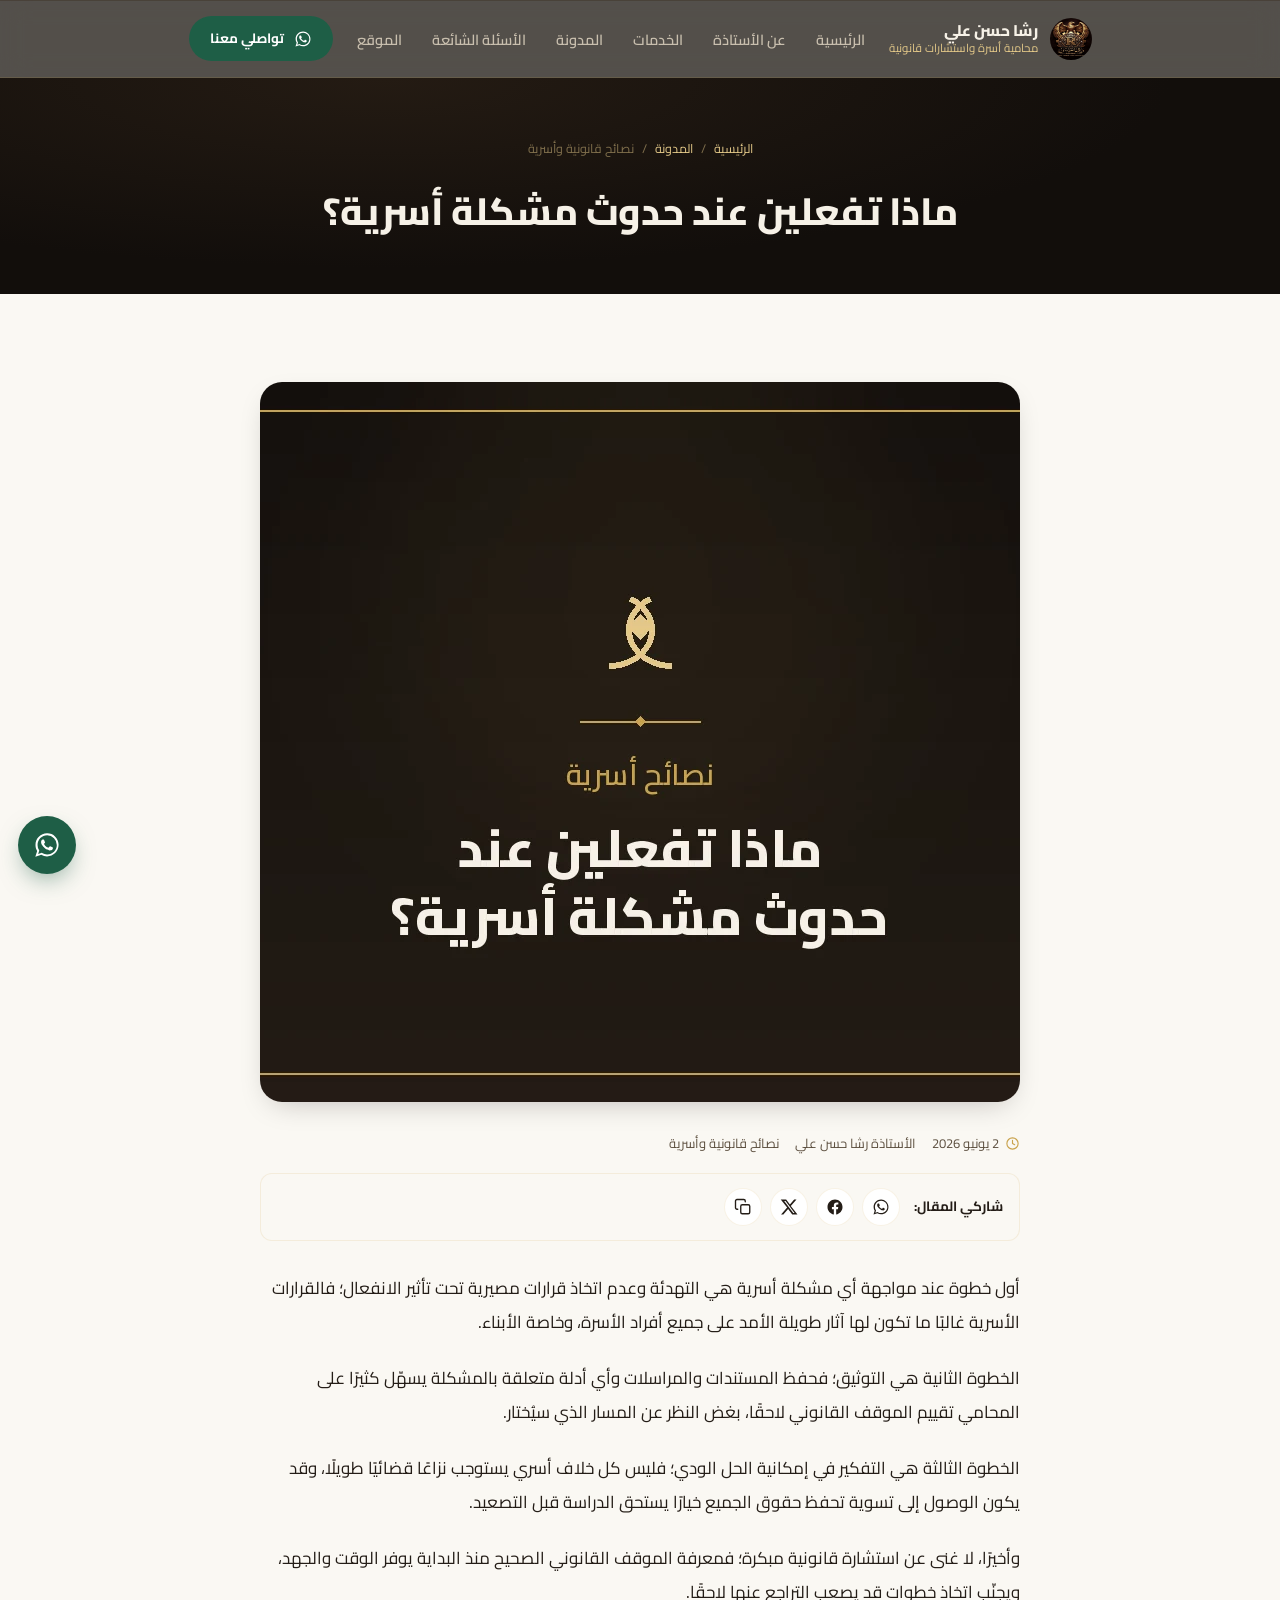
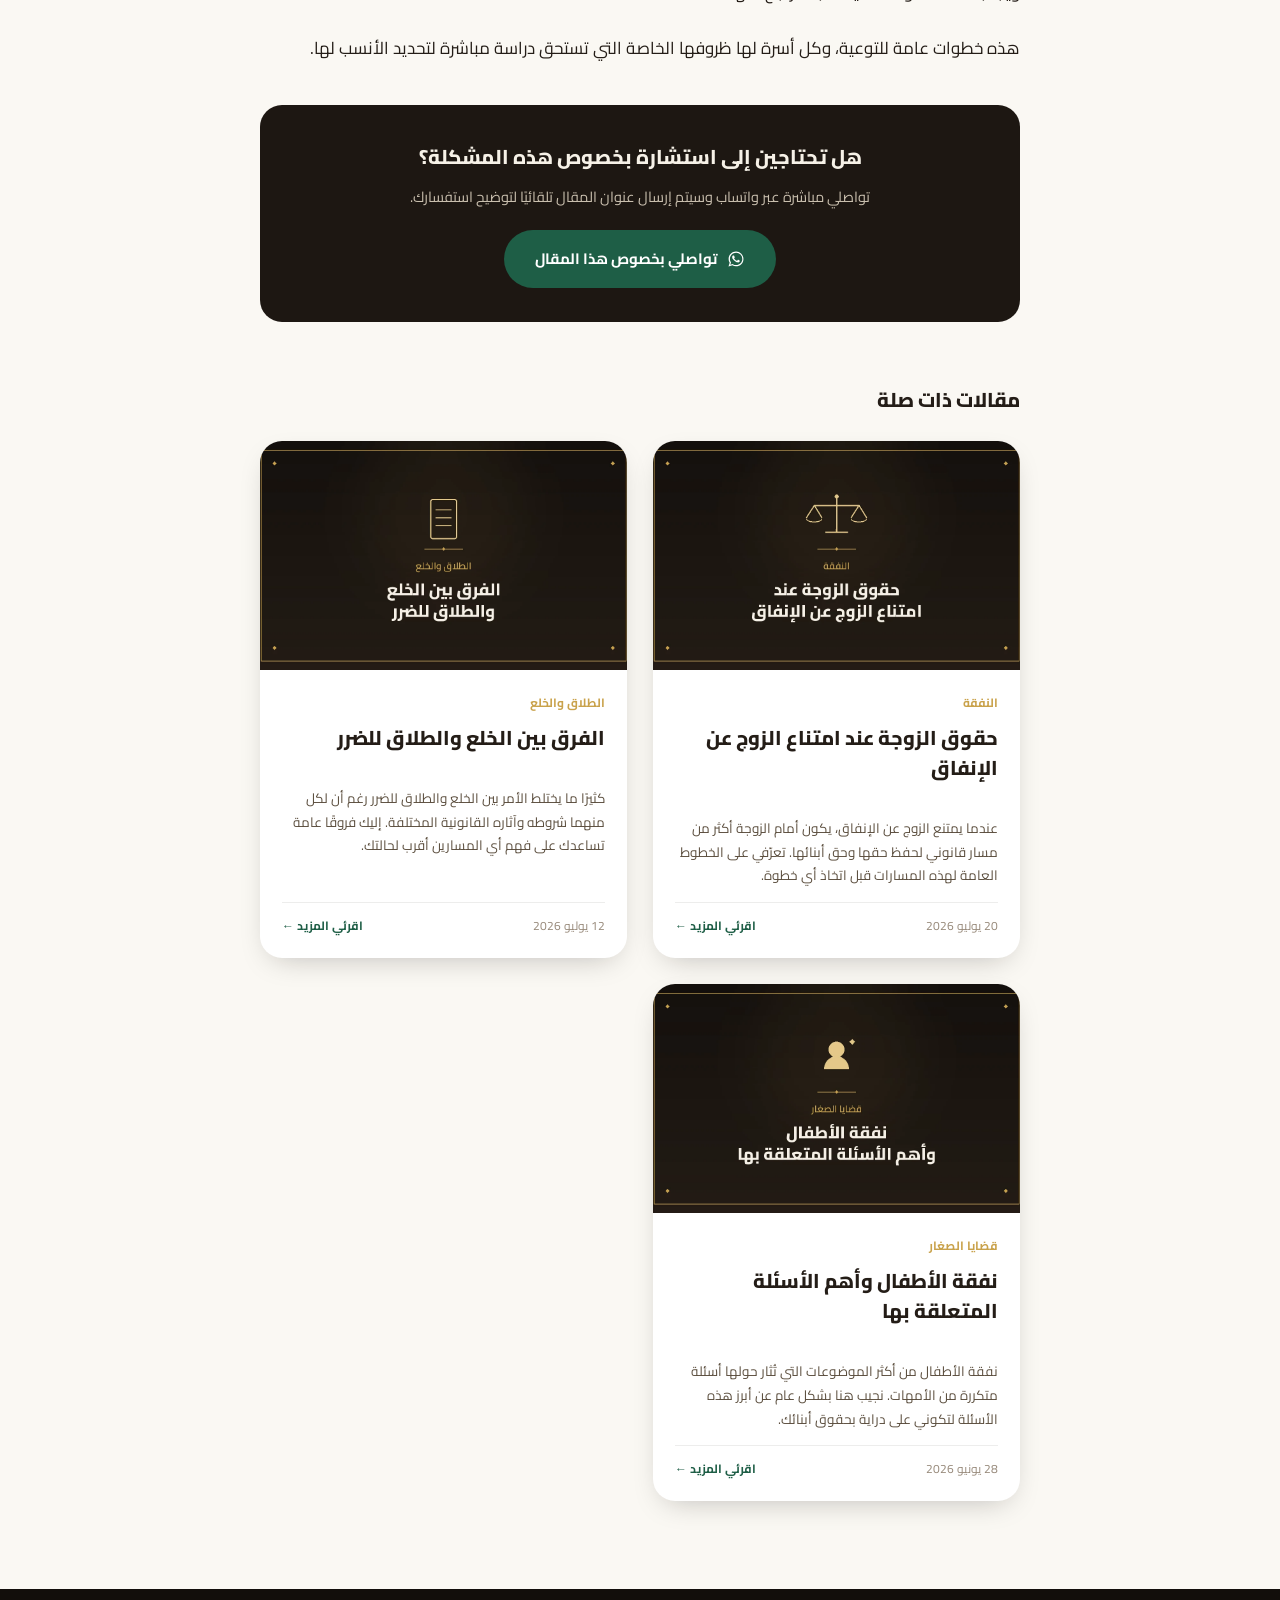
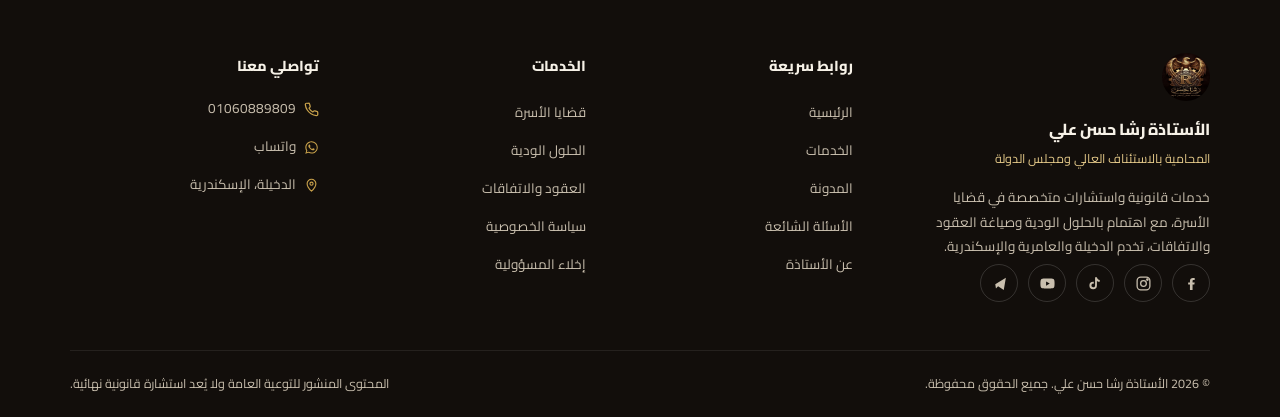
<file: blog/madha-tafaleen-inda-hodooth-moshkila-osareya.html>
<!DOCTYPE html>
<html lang="ar" dir="rtl">
<head>
<meta charset="UTF-8">
  <meta name="viewport" content="width=device-width, initial-scale=1, viewport-fit=cover">
  <title>ماذا تفعلين عند حدوث مشكلة أسرية؟ | مدونة الأستاذة رشا حسن علي</title>
  <meta name="description" content="دليل عام للخطوات الأولى المناسبة عند مواجهة مشكلة أسرية، من التوثيق إلى تقييم إمكانية الحل الودي قبل التصعيد القانوني.">
  <meta name="keywords" content="مشكلة أسرية, استشارة قانونية أسرية, محامية قضايا أسرة بالدخيلة">
  <meta name="robots" content="index, follow">
  <link rel="canonical" href="https://rashahassan-law.example/blog/madha-tafaleen-inda-hodooth-moshkila-osareya.html">

  <!-- Open Graph -->
  <meta property="og:type" content="website">
  <meta property="og:title" content="ماذا تفعلين عند حدوث مشكلة أسرية؟ | مدونة الأستاذة رشا حسن علي">
  <meta property="og:description" content="دليل عام للخطوات الأولى المناسبة عند مواجهة مشكلة أسرية، من التوثيق إلى تقييم إمكانية الحل الودي قبل التصعيد القانوني.">
  <meta property="og:image" content="https://rashahassan-law.example/images/blog/family-problem.webp">
  <meta property="og:url" content="https://rashahassan-law.example/blog/madha-tafaleen-inda-hodooth-moshkila-osareya.html">
  <meta property="og:locale" content="ar_EG">
  <meta property="og:site_name" content="رشا حسن – محاماة واستشارات أسرية">

  <!-- Twitter Card -->
  <meta name="twitter:card" content="summary_large_image">
  <meta name="twitter:title" content="ماذا تفعلين عند حدوث مشكلة أسرية؟ | مدونة الأستاذة رشا حسن علي">
  <meta name="twitter:description" content="دليل عام للخطوات الأولى المناسبة عند مواجهة مشكلة أسرية، من التوثيق إلى تقييم إمكانية الحل الودي قبل التصعيد القانوني.">
  <meta name="twitter:image" content="https://rashahassan-law.example/images/blog/family-problem.webp">

  <!-- PWA -->
  <link rel="manifest" href="../manifest.webmanifest">
  <meta name="theme-color" content="#120e0b">
  <link rel="icon" href="../icons/favicon.ico" sizes="any">
  <link rel="icon" href="../icons/icon-192.png" type="image/png">
  <link rel="apple-touch-icon" href="../icons/apple-touch-icon.png">
  <meta name="apple-mobile-web-app-capable" content="yes">
  <meta name="apple-mobile-web-app-status-bar-style" content="black-translucent">
  <meta name="apple-mobile-web-app-title" content="رشا حسن">

  <!-- Fonts & Styles -->
  <link rel="preload" href="../fonts/Cairo-Regular.woff2" as="font" type="font/woff2" crossorigin>
  <link rel="preload" href="../fonts/Cairo-Bold.woff2" as="font" type="font/woff2" crossorigin>
  <link rel="stylesheet" href="../css/tokens.css">
  <link rel="stylesheet" href="../css/main.css">
<script type="application/ld+json">{"@context": "https://schema.org", "@type": "BreadcrumbList", "itemListElement": [{"@type": "ListItem", "position": 1, "name": "الرئيسية", "item": "https://rashahassan-law.example/index.html"}, {"@type": "ListItem", "position": 2, "name": "المدونة", "item": "https://rashahassan-law.example/blog/index.html"}, {"@type": "ListItem", "position": 3, "name": "ماذا تفعلين عند حدوث مشكلة أسرية؟", "item": "https://rashahassan-law.example/blog/madha-tafaleen-inda-hodooth-moshkila-osareya.html"}]}</script>
<script type="application/ld+json">{"@context": "https://schema.org", "@type": "Article", "headline": "ماذا تفعلين عند حدوث مشكلة أسرية؟", "description": "دليل عام للخطوات الأولى المناسبة عند مواجهة مشكلة أسرية، من التوثيق إلى تقييم إمكانية الحل الودي قبل التصعيد القانوني.", "image": "https://rashahassan-law.example/images/blog/family-problem.webp", "author": {"@type": "Person", "name": "الأستاذة رشا حسن علي"}, "datePublished": "2026-06-02", "mainEntityOfPage": "https://rashahassan-law.example/blog/madha-tafaleen-inda-hodooth-moshkila-osareya.html"}</script>

</head>
<body data-page="blog" data-root="blog">
<div class="offline-banner">أنتِ الآن غير متصلة بالإنترنت — يتم عرض المحتوى المخزّن مؤقتًا</div>

  <a href="#main" class="skip-link">تخطي إلى المحتوى</a>
  <header class="site-header">
    <div class="container">
      <a href="../index.html" class="brand" aria-label="الصفحة الرئيسية">
        <img src="../images/logo.webp" alt="شعار الأستاذة رشا حسن علي" width="42" height="42">
        <span class="brand-text"><strong>رشا حسن علي</strong><span>محامية أسرة واستشارات قانونية</span></span>
      </a>
      <nav class="main-nav" aria-label="التنقل الرئيسي">
        <ul><li><a href="../index.html#home">الرئيسية</a></li>
<li><a href="../index.html#about">عن الأستاذة</a></li>
<li><a href="../index.html#services">الخدمات</a></li>
<li><a href="../blog/index.html">المدونة</a></li>
<li><a href="../index.html#faq">الأسئلة الشائعة</a></li>
<li><a href="../index.html#map">الموقع</a></li></ul>
      </nav>
      <div class="header-actions">
        <a href="#" class="btn btn-whatsapp btn-sm" data-wa-key="hero" target="_blank" rel="noopener" id="header-wa-desktop">
          <svg viewBox="0 0 24 24" fill="currentColor"><path d="M12.04 2C6.58 2 2.13 6.45 2.13 11.91c0 1.87.5 3.62 1.44 5.13L2 22l5.13-1.55a9.86 9.86 0 0 0 4.9 1.31h.01c5.46 0 9.91-4.45 9.91-9.91 0-2.65-1.03-5.13-2.9-7A9.82 9.82 0 0 0 12.04 2zm0 18.06h-.01a8.2 8.2 0 0 1-4.18-1.14l-.3-.18-3.12.94.94-3.04-.2-.31a8.18 8.18 0 0 1-1.26-4.4c0-4.54 3.7-8.24 8.25-8.24a8.2 8.2 0 0 1 5.83 2.42 8.15 8.15 0 0 1 2.41 5.82c0 4.55-3.7 8.24-8.36 8.13zm4.51-6.16c-.25-.12-1.47-.73-1.7-.81-.23-.08-.4-.12-.56.12-.17.25-.65.81-.79.97-.15.17-.29.19-.54.06-.25-.12-1.06-.39-2.01-1.24-.74-.66-1.25-1.48-1.39-1.73-.15-.25-.02-.38.11-.51.11-.11.25-.29.37-.44.12-.15.16-.25.25-.42.08-.17.04-.31-.02-.44-.06-.12-.56-1.35-.77-1.85-.2-.48-.41-.42-.56-.43h-.48c-.17 0-.44.06-.67.31-.23.25-.87.85-.87 2.08s.9 2.41 1.02 2.58c.12.17 1.77 2.7 4.28 3.79.6.26 1.07.41 1.43.53.6.19 1.15.16 1.58.1.48-.07 1.47-.6 1.68-1.18.21-.58.21-1.08.15-1.18-.06-.1-.23-.17-.48-.29z"/></svg> تواصلي معنا
        </a>
        <button type="button" class="nav-toggle" aria-label="فتح القائمة" aria-controls="mobile-menu" aria-expanded="false">
          <svg viewBox="0 0 24 24" fill="none" stroke="currentColor" stroke-width="2" stroke-linecap="round"><path d="M4 7h16M4 12h16M4 17h16"/></svg>
        </button>
      </div>
    </div>
  </header>

  <div class="mobile-menu" id="mobile-menu">
    <div class="mobile-menu-top">
      <a href="../index.html" class="brand" aria-label="الصفحة الرئيسية">
        <img src="../images/logo.webp" alt="شعار الأستاذة رشا حسن علي" width="42" height="42">
        <span class="brand-text"><strong>رشا حسن علي</strong><span>محامية أسرة واستشارات قانونية</span></span>
      </a>
      <button type="button" class="mobile-menu-close" aria-label="إغلاق القائمة"><svg viewBox="0 0 24 24" fill="none" stroke="currentColor" stroke-width="2" stroke-linecap="round"><path d="M6 6l12 12M18 6L6 18"/></svg></button>
    </div>
    <nav aria-label="التنقل على الموبايل">
      <ul><li><a href="../index.html#home">الرئيسية</a></li>
<li><a href="../index.html#about">عن الأستاذة</a></li>
<li><a href="../index.html#services">الخدمات</a></li>
<li><a href="../blog/index.html">المدونة</a></li>
<li><a href="../index.html#faq">الأسئلة الشائعة</a></li>
<li><a href="../index.html#map">الموقع</a></li></ul>
    </nav>
    <div class="mobile-menu-cta">
      <a href="#" class="btn btn-whatsapp" data-wa-key="hero"><svg viewBox="0 0 24 24" fill="currentColor"><path d="M12.04 2C6.58 2 2.13 6.45 2.13 11.91c0 1.87.5 3.62 1.44 5.13L2 22l5.13-1.55a9.86 9.86 0 0 0 4.9 1.31h.01c5.46 0 9.91-4.45 9.91-9.91 0-2.65-1.03-5.13-2.9-7A9.82 9.82 0 0 0 12.04 2zm0 18.06h-.01a8.2 8.2 0 0 1-4.18-1.14l-.3-.18-3.12.94.94-3.04-.2-.31a8.18 8.18 0 0 1-1.26-4.4c0-4.54 3.7-8.24 8.25-8.24a8.2 8.2 0 0 1 5.83 2.42 8.15 8.15 0 0 1 2.41 5.82c0 4.55-3.7 8.24-8.36 8.13zm4.51-6.16c-.25-.12-1.47-.73-1.7-.81-.23-.08-.4-.12-.56.12-.17.25-.65.81-.79.97-.15.17-.29.19-.54.06-.25-.12-1.06-.39-2.01-1.24-.74-.66-1.25-1.48-1.39-1.73-.15-.25-.02-.38.11-.51.11-.11.25-.29.37-.44.12-.15.16-.25.25-.42.08-.17.04-.31-.02-.44-.06-.12-.56-1.35-.77-1.85-.2-.48-.41-.42-.56-.43h-.48c-.17 0-.44.06-.67.31-.23.25-.87.85-.87 2.08s.9 2.41 1.02 2.58c.12.17 1.77 2.7 4.28 3.79.6.26 1.07.41 1.43.53.6.19 1.15.16 1.58.1.48-.07 1.47-.6 1.68-1.18.21-.58.21-1.08.15-1.18-.06-.1-.23-.17-.48-.29z"/></svg> تواصلي عبر واتساب</a>
      <a href="#" class="btn btn-outline-dark" data-tel-link><svg viewBox="0 0 24 24" fill="none" stroke="currentColor" stroke-width="2" stroke-linecap="round" stroke-linejoin="round"><path d="M22 16.92v3a2 2 0 0 1-2.18 2 19.79 19.79 0 0 1-8.63-3.07 19.5 19.5 0 0 1-6-6 19.79 19.79 0 0 1-3.07-8.67A2 2 0 0 1 4.11 2h3a2 2 0 0 1 2 1.72c.127.96.361 1.903.7 2.81a2 2 0 0 1-.45 2.11L8.09 9.91a16 16 0 0 0 6 6l1.27-1.27a2 2 0 0 1 2.11-.45c.907.339 1.85.573 2.81.7A2 2 0 0 1 22 16.92z"/></svg> اتصلي الآن</a>
    </div>
  </div>


<main id="main">
  <div class="page-hero">
    <div class="container">
      <div class="breadcrumb"><a href="../index.html">الرئيسية</a><span>/</span><a href="index.html">المدونة</a><span>/</span><span>نصائح قانونية وأسرية</span></div>
      <h1 style="font-size:clamp(24px,3.6vw,38px)">ماذا تفعلين عند حدوث مشكلة أسرية؟</h1>
    </div>
  </div>

  <section class="section-pad">
    <div class="container">
      <div class="article-wrap">
        <div class="article-cover">
          <img src="../images/blog/family-problem.webp" alt="ماذا تفعلين عند حدوث مشكلة أسرية؟" width="1200" height="720" fetchpriority="high">
        </div>
        <div class="article-meta">
          <span><svg viewBox="0 0 24 24" fill="none" stroke="currentColor" stroke-width="1.8" stroke-linecap="round" stroke-linejoin="round"><circle cx="12" cy="12" r="9"/><path d="M12 7v5l3.5 2"/></svg> 2 يونيو 2026</span>
          <span>الأستاذة رشا حسن علي</span>
          <span>نصائح قانونية وأسرية</span>
        </div>
        <div class="article-share" data-article-share>
          <span class="article-share-label">شاركي المقال:</span>
          <div class="article-share-btns">
            <a href="#" class="share-btn share-whatsapp" target="_blank" rel="noopener" aria-label="مشاركة عبر واتساب" title="واتساب"><svg viewBox="0 0 24 24" fill="currentColor"><path d="M12.04 2C6.58 2 2.13 6.45 2.13 11.91c0 1.87.5 3.62 1.44 5.13L2 22l5.13-1.55a9.86 9.86 0 0 0 4.9 1.31h.01c5.46 0 9.91-4.45 9.91-9.91 0-2.65-1.03-5.13-2.9-7A9.82 9.82 0 0 0 12.04 2zm0 18.06h-.01a8.2 8.2 0 0 1-4.18-1.14l-.3-.18-3.12.94.94-3.04-.2-.31a8.18 8.18 0 0 1-1.26-4.4c0-4.54 3.7-8.24 8.25-8.24a8.2 8.2 0 0 1 5.83 2.42 8.15 8.15 0 0 1 2.41 5.82c0 4.55-3.7 8.24-8.36 8.13zm4.51-6.16c-.25-.12-1.47-.73-1.7-.81-.23-.08-.4-.12-.56.12-.17.25-.65.81-.79.97-.15.17-.29.19-.54.06-.25-.12-1.06-.39-2.01-1.24-.74-.66-1.25-1.48-1.39-1.73-.15-.25-.02-.38.11-.51.11-.11.25-.29.37-.44.12-.15.16-.25.25-.42.08-.17.04-.31-.02-.44-.06-.12-.56-1.35-.77-1.85-.2-.48-.41-.42-.56-.43h-.48c-.17 0-.44.06-.67.31-.23.25-.87.85-.87 2.08s.9 2.41 1.02 2.58c.12.17 1.77 2.7 4.28 3.79.6.26 1.07.41 1.43.53.6.19 1.15.16 1.58.1.48-.07 1.47-.6 1.68-1.18.21-.58.21-1.08.15-1.18-.06-.1-.23-.17-.48-.29z"/></svg></a>
            <a href="#" class="share-btn share-facebook" target="_blank" rel="noopener" aria-label="مشاركة على فيسبوك" title="فيسبوك"><svg viewBox="0 0 24 24" fill="currentColor"><path d="M22 12.06C22 6.51 17.52 2 12 2S2 6.51 2 12.06c0 5.02 3.66 9.18 8.44 9.94v-7.03H7.9v-2.91h2.54V9.85c0-2.52 1.49-3.91 3.77-3.91 1.09 0 2.24.2 2.24.2v2.47h-1.26c-1.24 0-1.63.78-1.63 1.58v1.9h2.78l-.44 2.91h-2.34V22c4.78-.76 8.44-4.92 8.44-9.94z"/></svg></a>
            <a href="#" class="share-btn share-x" target="_blank" rel="noopener" aria-label="مشاركة على منصة X" title="X"><svg viewBox="0 0 24 24" fill="currentColor"><path d="M18.9 2H22l-7.6 8.7L23.3 22h-7l-5.5-7.2L4.5 22H1.4l8.1-9.3L1 2h7.2l5 6.6L18.9 2zm-1.2 18h1.7L7.4 4H5.6l12.1 16z"/></svg></a>
            <button type="button" class="share-btn share-copy" aria-label="نسخ رابط المقال" title="نسخ الرابط"><svg viewBox="0 0 24 24" fill="none" stroke="currentColor" stroke-width="1.8" stroke-linecap="round" stroke-linejoin="round"><rect x="9" y="9" width="12" height="12" rx="2"/><path d="M5 15H4a2 2 0 0 1-2-2V4a2 2 0 0 1 2-2h9a2 2 0 0 1 2 2v1"/></svg></button>
            <button type="button" class="share-btn share-native" aria-label="مشاركة المقال" title="مشاركة"><svg viewBox="0 0 24 24" fill="none" stroke="currentColor" stroke-width="1.8" stroke-linecap="round" stroke-linejoin="round"><circle cx="18" cy="5" r="3"/><circle cx="6" cy="12" r="3"/><circle cx="18" cy="19" r="3"/><path d="M8.6 10.6l6.8-3.9M8.6 13.4l6.8 3.9"/></svg></button>
          </div>
        </div>
        <div class="article-body">
          <p>أول خطوة عند مواجهة أي مشكلة أسرية هي التهدئة وعدم اتخاذ قرارات مصيرية تحت تأثير الانفعال؛ فالقرارات الأسرية غالبًا ما تكون لها آثار طويلة الأمد على جميع أفراد الأسرة، وخاصة الأبناء.</p>
<p>الخطوة الثانية هي التوثيق؛ فحفظ المستندات والمراسلات وأي أدلة متعلقة بالمشكلة يسهّل كثيرًا على المحامي تقييم الموقف القانوني لاحقًا، بغض النظر عن المسار الذي سيُختار.</p>
<p>الخطوة الثالثة هي التفكير في إمكانية الحل الودي؛ فليس كل خلاف أسري يستوجب نزاعًا قضائيًا طويلًا، وقد يكون الوصول إلى تسوية تحفظ حقوق الجميع خيارًا يستحق الدراسة قبل التصعيد.</p>
<p>وأخيرًا، لا غنى عن استشارة قانونية مبكرة؛ فمعرفة الموقف القانوني الصحيح منذ البداية يوفر الوقت والجهد، ويجنّب اتخاذ خطوات قد يصعب التراجع عنها لاحقًا.</p>
<p>هذه خطوات عامة للتوعية، وكل أسرة لها ظروفها الخاصة التي تستحق دراسة مباشرة لتحديد الأنسب لها.</p>
        </div>

        <div class="article-cta">
          <h3>هل تحتاجين إلى استشارة بخصوص هذه المشكلة؟</h3>
          <p>تواصلي مباشرة عبر واتساب وسيتم إرسال عنوان المقال تلقائيًا لتوضيح استفسارك.</p>
          <a href="#" class="btn btn-whatsapp" id="article-wa-cta" target="_blank" rel="noopener"><svg viewBox="0 0 24 24" fill="currentColor"><path d="M12.04 2C6.58 2 2.13 6.45 2.13 11.91c0 1.87.5 3.62 1.44 5.13L2 22l5.13-1.55a9.86 9.86 0 0 0 4.9 1.31h.01c5.46 0 9.91-4.45 9.91-9.91 0-2.65-1.03-5.13-2.9-7A9.82 9.82 0 0 0 12.04 2zm0 18.06h-.01a8.2 8.2 0 0 1-4.18-1.14l-.3-.18-3.12.94.94-3.04-.2-.31a8.18 8.18 0 0 1-1.26-4.4c0-4.54 3.7-8.24 8.25-8.24a8.2 8.2 0 0 1 5.83 2.42 8.15 8.15 0 0 1 2.41 5.82c0 4.55-3.7 8.24-8.36 8.13zm4.51-6.16c-.25-.12-1.47-.73-1.7-.81-.23-.08-.4-.12-.56.12-.17.25-.65.81-.79.97-.15.17-.29.19-.54.06-.25-.12-1.06-.39-2.01-1.24-.74-.66-1.25-1.48-1.39-1.73-.15-.25-.02-.38.11-.51.11-.11.25-.29.37-.44.12-.15.16-.25.25-.42.08-.17.04-.31-.02-.44-.06-.12-.56-1.35-.77-1.85-.2-.48-.41-.42-.56-.43h-.48c-.17 0-.44.06-.67.31-.23.25-.87.85-.87 2.08s.9 2.41 1.02 2.58c.12.17 1.77 2.7 4.28 3.79.6.26 1.07.41 1.43.53.6.19 1.15.16 1.58.1.48-.07 1.47-.6 1.68-1.18.21-.58.21-1.08.15-1.18-.06-.1-.23-.17-.48-.29z"/></svg> تواصلي بخصوص هذا المقال</a>
        </div>

        <div class="related-articles"><h3>مقالات ذات صلة</h3><div class="blog-grid"><article class="blog-card">
          <a class="b-img" href="haqooq-al-zawja-imtinaa-al-zawj-an-al-infaq.html"><img src="../images/blog/nafaqa.webp" alt="حقوق الزوجة عند امتناع الزوج عن الإنفاق" loading="lazy" width="600" height="375"></a>
          <div class="b-body">
            <span class="b-cat">النفقة</span>
            <h3><a href="haqooq-al-zawja-imtinaa-al-zawj-an-al-infaq.html">حقوق الزوجة عند امتناع الزوج عن الإنفاق</a></h3>
            <p class="b-excerpt">عندما يمتنع الزوج عن الإنفاق، يكون أمام الزوجة أكثر من مسار قانوني لحفظ حقها وحق أبنائها. تعرّفي على الخطوط العامة لهذه المسارات قبل اتخاذ أي خطوة.</p>
            <div class="b-meta"><span>20 يوليو 2026</span><a href="haqooq-al-zawja-imtinaa-al-zawj-an-al-infaq.html">اقرئي المزيد ←</a></div>
          </div>
        </article>
<article class="blog-card">
          <a class="b-img" href="al-farq-bayn-al-khula-wa-al-talaq-lel-darar.html"><img src="../images/blog/khula-vs-talaq.webp" alt="الفرق بين الخلع والطلاق للضرر" loading="lazy" width="600" height="375"></a>
          <div class="b-body">
            <span class="b-cat">الطلاق والخلع</span>
            <h3><a href="al-farq-bayn-al-khula-wa-al-talaq-lel-darar.html">الفرق بين الخلع والطلاق للضرر</a></h3>
            <p class="b-excerpt">كثيرًا ما يختلط الأمر بين الخلع والطلاق للضرر رغم أن لكل منهما شروطه وآثاره القانونية المختلفة. إليك فروقًا عامة تساعدك على فهم أي المسارين أقرب لحالتك.</p>
            <div class="b-meta"><span>12 يوليو 2026</span><a href="al-farq-bayn-al-khula-wa-al-talaq-lel-darar.html">اقرئي المزيد ←</a></div>
          </div>
        </article>
<article class="blog-card">
          <a class="b-img" href="nafaqat-al-atfal-asaila-shaeya.html"><img src="../images/blog/child-support.webp" alt="نفقة الأطفال وأهم الأسئلة المتعلقة بها" loading="lazy" width="600" height="375"></a>
          <div class="b-body">
            <span class="b-cat">قضايا الصغار</span>
            <h3><a href="nafaqat-al-atfal-asaila-shaeya.html">نفقة الأطفال وأهم الأسئلة المتعلقة بها</a></h3>
            <p class="b-excerpt">نفقة الأطفال من أكثر الموضوعات التي تُثار حولها أسئلة متكررة من الأمهات. نجيب هنا بشكل عام عن أبرز هذه الأسئلة لتكوني على دراية بحقوق أبنائك.</p>
            <div class="b-meta"><span>28 يونيو 2026</span><a href="nafaqat-al-atfal-asaila-shaeya.html">اقرئي المزيد ←</a></div>
          </div>
        </article></div></div>
      </div>
    </div>
  </section>
</main>


  <footer class="site-footer">
    <div class="container">
      <div class="footer-grid">
        <div class="footer-brand">
          <img src="../images/logo.webp" alt="شعار الأستاذة رشا حسن علي" width="48" height="48">
          <strong>الأستاذة رشا حسن علي</strong>
          <span>المحامية بالاستئناف العالي ومجلس الدولة</span>
          <p>خدمات قانونية واستشارات متخصصة في قضايا الأسرة، مع اهتمام بالحلول الودية وصياغة العقود والاتفاقات، تخدم الدخيلة والعامرية والإسكندرية.</p>
          <div class="footer-social">
            <a href="#" data-fb-link target="_blank" rel="noopener" aria-label="فيسبوك"><svg viewBox="0 0 24 24" fill="currentColor"><path d="M13.5 21v-7.5h2.5l.5-3h-3V8.5c0-.9.2-1.5 1.5-1.5H16.5V4.3c-.3 0-1.3-.1-2.5-.1-2.5 0-4.2 1.5-4.2 4.3V10.5H7.3v3H9.8V21z"/></svg></a>
            <a href="#" aria-label="انستجرام"><svg viewBox="0 0 24 24" fill="none" stroke="currentColor" stroke-width="1.8"><rect x="3" y="3" width="18" height="18" rx="5"/><circle cx="12" cy="12" r="4"/><circle cx="17.5" cy="6.5" r="1"/></svg></a>
            <a href="#" aria-label="تيك توك"><svg viewBox="0 0 24 24" fill="currentColor"><path d="M14 3c.3 2 1.8 3.6 4 3.9v2.6c-1.4 0-2.8-.4-4-1.2v6.4a5.3 5.3 0 1 1-5.3-5.3c.3 0 .6 0 .9.1v2.7a2.6 2.6 0 1 0 1.8 2.5V3z"/></svg></a>
            <a href="#" aria-label="يوتيوب"><svg viewBox="0 0 24 24" fill="currentColor"><path d="M22 12s0-3.2-.4-4.7a2.8 2.8 0 0 0-2-2C17.9 5 12 5 12 5s-5.9 0-7.6.3a2.8 2.8 0 0 0-2 2C2 8.8 2 12 2 12s0 3.2.4 4.7c.3 1 1 1.7 2 2C6.1 19 12 19 12 19s5.9 0 7.6-.3a2.8 2.8 0 0 0 2-2c.4-1.5.4-4.7.4-4.7zM10 15V9l5.2 3z"/></svg></a>
            <a href="#" aria-label="تيليجرام"><svg viewBox="0 0 24 24" fill="currentColor"><path d="m21 4-3 17-8-5-3 3-1-6L21 4z"/></svg></a>
          </div>
        </div>
        <div class="footer-col">
          <h4>روابط سريعة</h4>
          <ul>
            <li><a href="../index.html#home">الرئيسية</a></li>
            <li><a href="../index.html#services">الخدمات</a></li>
            <li><a href="../blog/index.html">المدونة</a></li>
            <li><a href="../index.html#faq">الأسئلة الشائعة</a></li>
            <li><a href="../index.html#about">عن الأستاذة</a></li>
          </ul>
        </div>
        <div class="footer-col">
          <h4>الخدمات</h4>
          <ul>
            <li><a href="../index.html#services">قضايا الأسرة</a></li>
            <li><a href="../index.html#amicable">الحلول الودية</a></li>
            <li><a href="../index.html#contracts">العقود والاتفاقات</a></li>
            <li><a href="../privacy.html">سياسة الخصوصية</a></li>
            <li><a href="../disclaimer.html">إخلاء المسؤولية</a></li>
          </ul>
        </div>
        <div class="footer-col">
          <h4>تواصلي معنا</h4>
          <ul>
            <li><a href="#" data-tel-link><svg viewBox="0 0 24 24" fill="none" stroke="currentColor" stroke-width="2" stroke-linecap="round" stroke-linejoin="round"><path d="M22 16.92v3a2 2 0 0 1-2.18 2 19.79 19.79 0 0 1-8.63-3.07 19.5 19.5 0 0 1-6-6 19.79 19.79 0 0 1-3.07-8.67A2 2 0 0 1 4.11 2h3a2 2 0 0 1 2 1.72c.127.96.361 1.903.7 2.81a2 2 0 0 1-.45 2.11L8.09 9.91a16 16 0 0 0 6 6l1.27-1.27a2 2 0 0 1 2.11-.45c.907.339 1.85.573 2.81.7A2 2 0 0 1 22 16.92z"/></svg> <span data-phone-display></span></a></li>
            <li><a href="#" data-wa-key="hero" target="_blank" rel="noopener"><svg viewBox="0 0 24 24" fill="currentColor"><path d="M12.04 2C6.58 2 2.13 6.45 2.13 11.91c0 1.87.5 3.62 1.44 5.13L2 22l5.13-1.55a9.86 9.86 0 0 0 4.9 1.31h.01c5.46 0 9.91-4.45 9.91-9.91 0-2.65-1.03-5.13-2.9-7A9.82 9.82 0 0 0 12.04 2zm0 18.06h-.01a8.2 8.2 0 0 1-4.18-1.14l-.3-.18-3.12.94.94-3.04-.2-.31a8.18 8.18 0 0 1-1.26-4.4c0-4.54 3.7-8.24 8.25-8.24a8.2 8.2 0 0 1 5.83 2.42 8.15 8.15 0 0 1 2.41 5.82c0 4.55-3.7 8.24-8.36 8.13zm4.51-6.16c-.25-.12-1.47-.73-1.7-.81-.23-.08-.4-.12-.56.12-.17.25-.65.81-.79.97-.15.17-.29.19-.54.06-.25-.12-1.06-.39-2.01-1.24-.74-.66-1.25-1.48-1.39-1.73-.15-.25-.02-.38.11-.51.11-.11.25-.29.37-.44.12-.15.16-.25.25-.42.08-.17.04-.31-.02-.44-.06-.12-.56-1.35-.77-1.85-.2-.48-.41-.42-.56-.43h-.48c-.17 0-.44.06-.67.31-.23.25-.87.85-.87 2.08s.9 2.41 1.02 2.58c.12.17 1.77 2.7 4.28 3.79.6.26 1.07.41 1.43.53.6.19 1.15.16 1.58.1.48-.07 1.47-.6 1.68-1.18.21-.58.21-1.08.15-1.18-.06-.1-.23-.17-.48-.29z"/></svg> واتساب</a></li>
            <li><a href="../index.html#map"><svg viewBox="0 0 24 24" fill="none" stroke="currentColor" stroke-width="1.8" stroke-linecap="round" stroke-linejoin="round"><path d="M12 21s7-6.5 7-12a7 7 0 1 0-14 0c0 5.5 7 12 7 12z"/><circle cx="12" cy="9" r="2.5"/></svg> الدخيلة، الإسكندرية</a></li>
          </ul>
        </div>
      </div>
      <div class="footer-bottom">
        <span>© <span data-year></span> الأستاذة رشا حسن علي. جميع الحقوق محفوظة.</span>
        <span>المحتوى المنشور للتوعية العامة ولا يُعد استشارة قانونية نهائية.</span>
      </div>
    </div>
  </footer>


  <nav class="bottom-nav" aria-label="تنقل سريع">
    <a href="../index.html" data-page-match="home"><svg viewBox="0 0 24 24" fill="none" stroke="currentColor" stroke-width="1.8" stroke-linecap="round" stroke-linejoin="round"><path d="M3 9.5 12 3l9 6.5V20a1 1 0 0 1-1 1h-5v-7H9v7H4a1 1 0 0 1-1-1z"/></svg>الرئيسية</a>
    <a href="../index.html#services" data-page-match="services"><svg viewBox="0 0 24 24" fill="none" stroke="currentColor" stroke-width="1.8" stroke-linecap="round" stroke-linejoin="round"><rect x="2" y="5" width="20" height="14" rx="2"/><circle cx="8.5" cy="12" r="2"/><path d="M6 16.5c.5-1.5 1.7-2.2 2.5-2.2s2 .7 2.5 2.2M14 9h5M14 13h5M14 16h3"/></svg>الخدمات</a>
    <a href="../blog/index.html" data-page-match="blog"><svg viewBox="0 0 24 24" fill="none" stroke="currentColor" stroke-width="1.8" stroke-linecap="round" stroke-linejoin="round"><path d="M4 5.5A2.5 2.5 0 0 1 6.5 3H20v16.5A1.5 1.5 0 0 1 18.5 21H6.5A2.5 2.5 0 0 1 4 18.5z"/><path d="M4 18.5A2.5 2.5 0 0 1 6.5 16H20"/></svg>المدونة</a>
    <a href="../index.html#ask" data-page-match="ask"><svg viewBox="0 0 24 24" fill="none" stroke="currentColor" stroke-width="1.8" stroke-linecap="round" stroke-linejoin="round"><path d="M21 11.5a8.38 8.38 0 0 1-.9 3.8 8.5 8.5 0 0 1-7.6 4.7 8.38 8.38 0 0 1-3.8-.9L3 21l1.9-5.7a8.38 8.38 0 0 1-.9-3.8 8.5 8.5 0 0 1 4.7-7.6 8.38 8.38 0 0 1 3.8-.9h.5a8.48 8.48 0 0 1 8 8z"/></svg>اسألي</a>
    <a href="#" class="nav-wa" data-wa-key="hero"><svg viewBox="0 0 24 24" fill="currentColor"><path d="M12.04 2C6.58 2 2.13 6.45 2.13 11.91c0 1.87.5 3.62 1.44 5.13L2 22l5.13-1.55a9.86 9.86 0 0 0 4.9 1.31h.01c5.46 0 9.91-4.45 9.91-9.91 0-2.65-1.03-5.13-2.9-7A9.82 9.82 0 0 0 12.04 2zm0 18.06h-.01a8.2 8.2 0 0 1-4.18-1.14l-.3-.18-3.12.94.94-3.04-.2-.31a8.18 8.18 0 0 1-1.26-4.4c0-4.54 3.7-8.24 8.25-8.24a8.2 8.2 0 0 1 5.83 2.42 8.15 8.15 0 0 1 2.41 5.82c0 4.55-3.7 8.24-8.36 8.13zm4.51-6.16c-.25-.12-1.47-.73-1.7-.81-.23-.08-.4-.12-.56.12-.17.25-.65.81-.79.97-.15.17-.29.19-.54.06-.25-.12-1.06-.39-2.01-1.24-.74-.66-1.25-1.48-1.39-1.73-.15-.25-.02-.38.11-.51.11-.11.25-.29.37-.44.12-.15.16-.25.25-.42.08-.17.04-.31-.02-.44-.06-.12-.56-1.35-.77-1.85-.2-.48-.41-.42-.56-.43h-.48c-.17 0-.44.06-.67.31-.23.25-.87.85-.87 2.08s.9 2.41 1.02 2.58c.12.17 1.77 2.7 4.28 3.79.6.26 1.07.41 1.43.53.6.19 1.15.16 1.58.1.48-.07 1.47-.6 1.68-1.18.21-.58.21-1.08.15-1.18-.06-.1-.23-.17-.48-.29z"/></svg>واتساب</a>
  </nav>

<a href="#" class="floating-whatsapp" data-wa-key="hero" target="_blank" rel="noopener" aria-label="تواصلي عبر واتساب"><svg viewBox="0 0 24 24" fill="currentColor"><path d="M12.04 2C6.58 2 2.13 6.45 2.13 11.91c0 1.87.5 3.62 1.44 5.13L2 22l5.13-1.55a9.86 9.86 0 0 0 4.9 1.31h.01c5.46 0 9.91-4.45 9.91-9.91 0-2.65-1.03-5.13-2.9-7A9.82 9.82 0 0 0 12.04 2zm0 18.06h-.01a8.2 8.2 0 0 1-4.18-1.14l-.3-.18-3.12.94.94-3.04-.2-.31a8.18 8.18 0 0 1-1.26-4.4c0-4.54 3.7-8.24 8.25-8.24a8.2 8.2 0 0 1 5.83 2.42 8.15 8.15 0 0 1 2.41 5.82c0 4.55-3.7 8.24-8.36 8.13zm4.51-6.16c-.25-.12-1.47-.73-1.7-.81-.23-.08-.4-.12-.56.12-.17.25-.65.81-.79.97-.15.17-.29.19-.54.06-.25-.12-1.06-.39-2.01-1.24-.74-.66-1.25-1.48-1.39-1.73-.15-.25-.02-.38.11-.51.11-.11.25-.29.37-.44.12-.15.16-.25.25-.42.08-.17.04-.31-.02-.44-.06-.12-.56-1.35-.77-1.85-.2-.48-.41-.42-.56-.43h-.48c-.17 0-.44.06-.67.31-.23.25-.87.85-.87 2.08s.9 2.41 1.02 2.58c.12.17 1.77 2.7 4.28 3.79.6.26 1.07.41 1.43.53.6.19 1.15.16 1.58.1.48-.07 1.47-.6 1.68-1.18.21-.58.21-1.08.15-1.18-.06-.1-.23-.17-.48-.29z"/></svg></a>

  <div class="wizard-overlay" role="dialog" aria-modal="true" aria-label="اكتشفي موقفك القانوني">
    <div class="wizard-modal">
      <button type="button" class="wizard-close" data-wizard-close aria-label="إغلاق"><svg viewBox="0 0 24 24" fill="none" stroke="currentColor" stroke-width="2" stroke-linecap="round"><path d="M6 6l12 12M18 6L6 18"/></svg></button>
      <div class="wizard-body"></div>
    </div>
  </div>


  <div class="update-toast">
    <div class="ut-icon"><svg viewBox="0 0 24 24" fill="none" stroke="currentColor" stroke-width="2" stroke-linecap="round" stroke-linejoin="round"><path d="M21 12a9 9 0 1 1-3.02-6.72"/><path d="M21 3v6h-6"/></svg></div>
    <div class="ut-text">
      <strong>يتوفر إصدار جديد</strong>
      <span>حدّثي الصفحة للحصول على آخر التحديثات</span>
    </div>
    <div class="ut-actions">
      <button type="button" class="ut-refresh">تحديث</button>
      <button type="button" class="ut-dismiss">لاحقًا</button>
    </div>
  </div>

  <div class="install-toast">
    <img src="../icons/icon-96.png" alt="">
    <div class="it-text">
      <strong>ثبّتي تطبيق رشا حسن</strong>
      <span>وصول أسرع حتى بدون إنترنت</span>
    </div>
    <div class="it-actions">
      <button type="button" class="it-install">تثبيت</button>
      <button type="button" class="it-dismiss">لاحقًا</button>
    </div>
  </div>


<script src="../js/config.js"></script>
<script src="../js/main.js" defer></script>
<script>
  document.getElementById('article-wa-cta').href = buildArticleWhatsAppLink("ماذا تفعلين عند حدوث مشكلة أسرية؟");
</script>
</body>
</html>
</file>
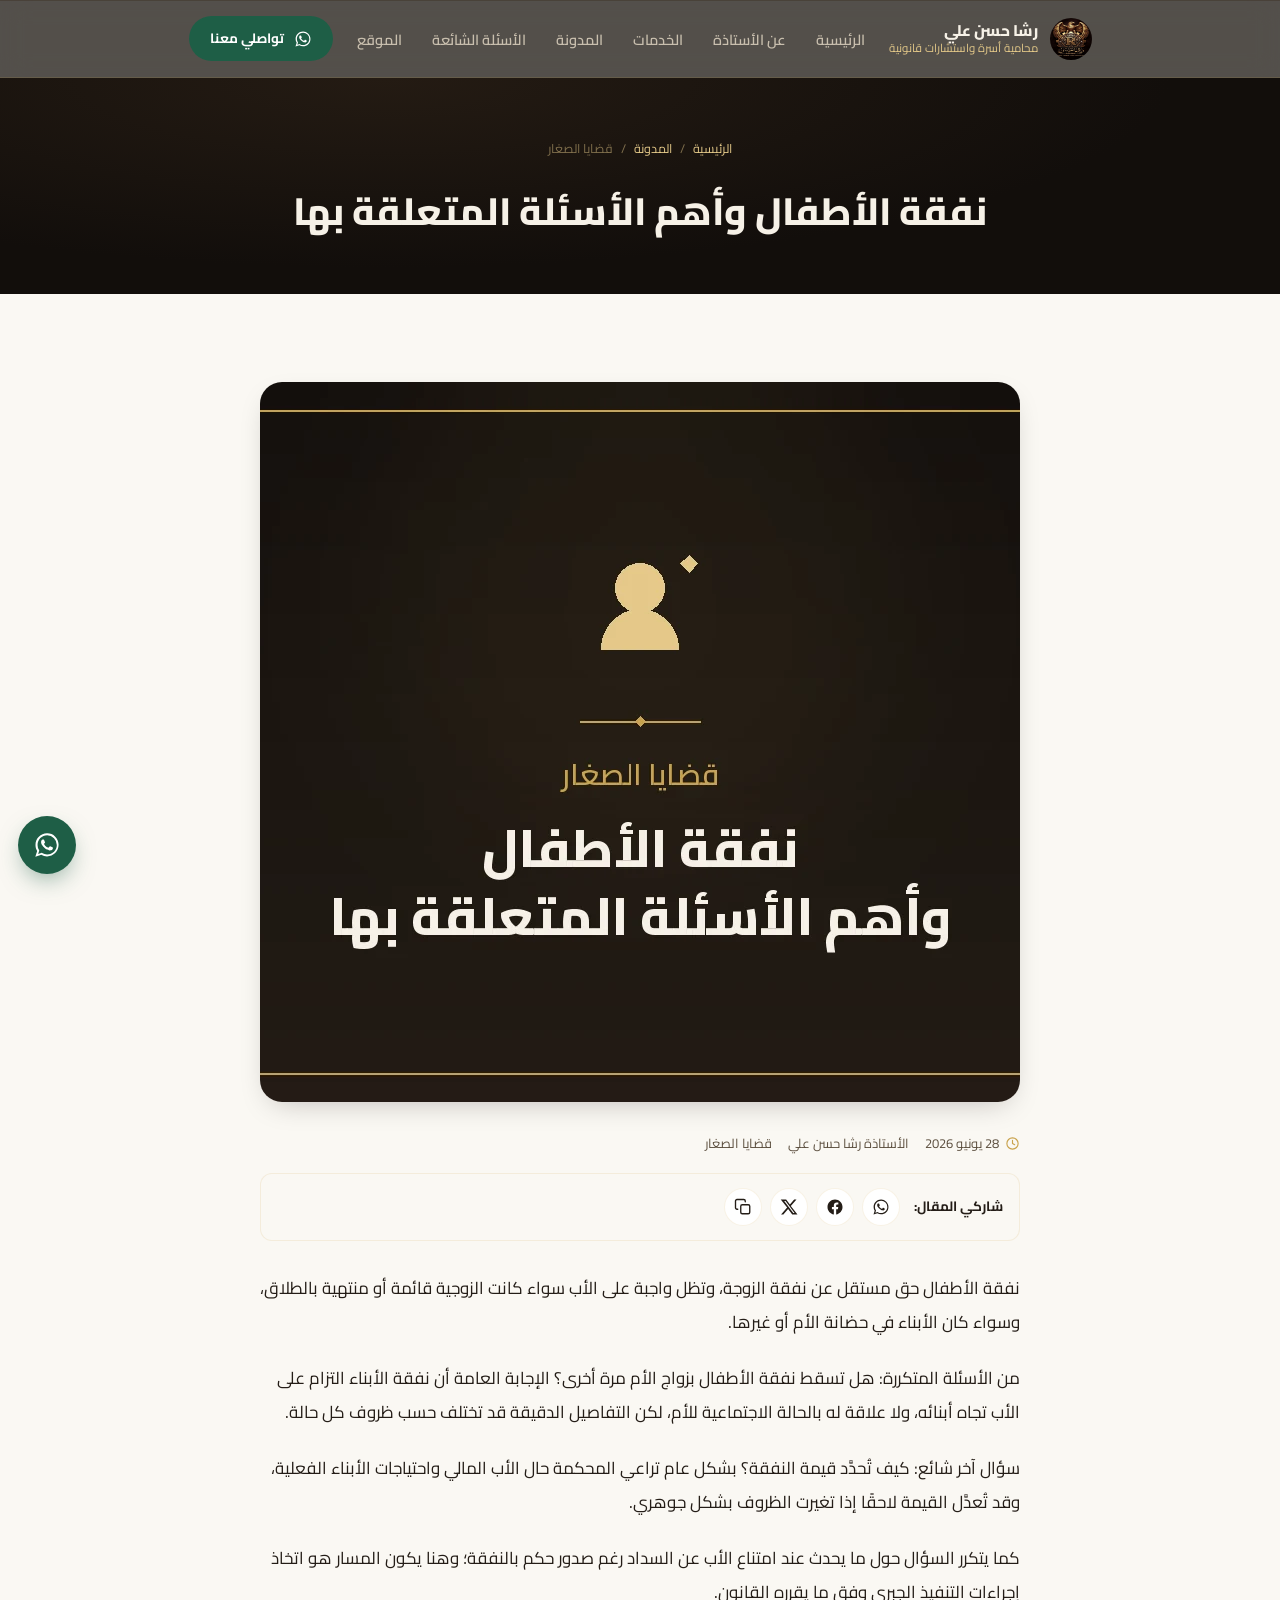
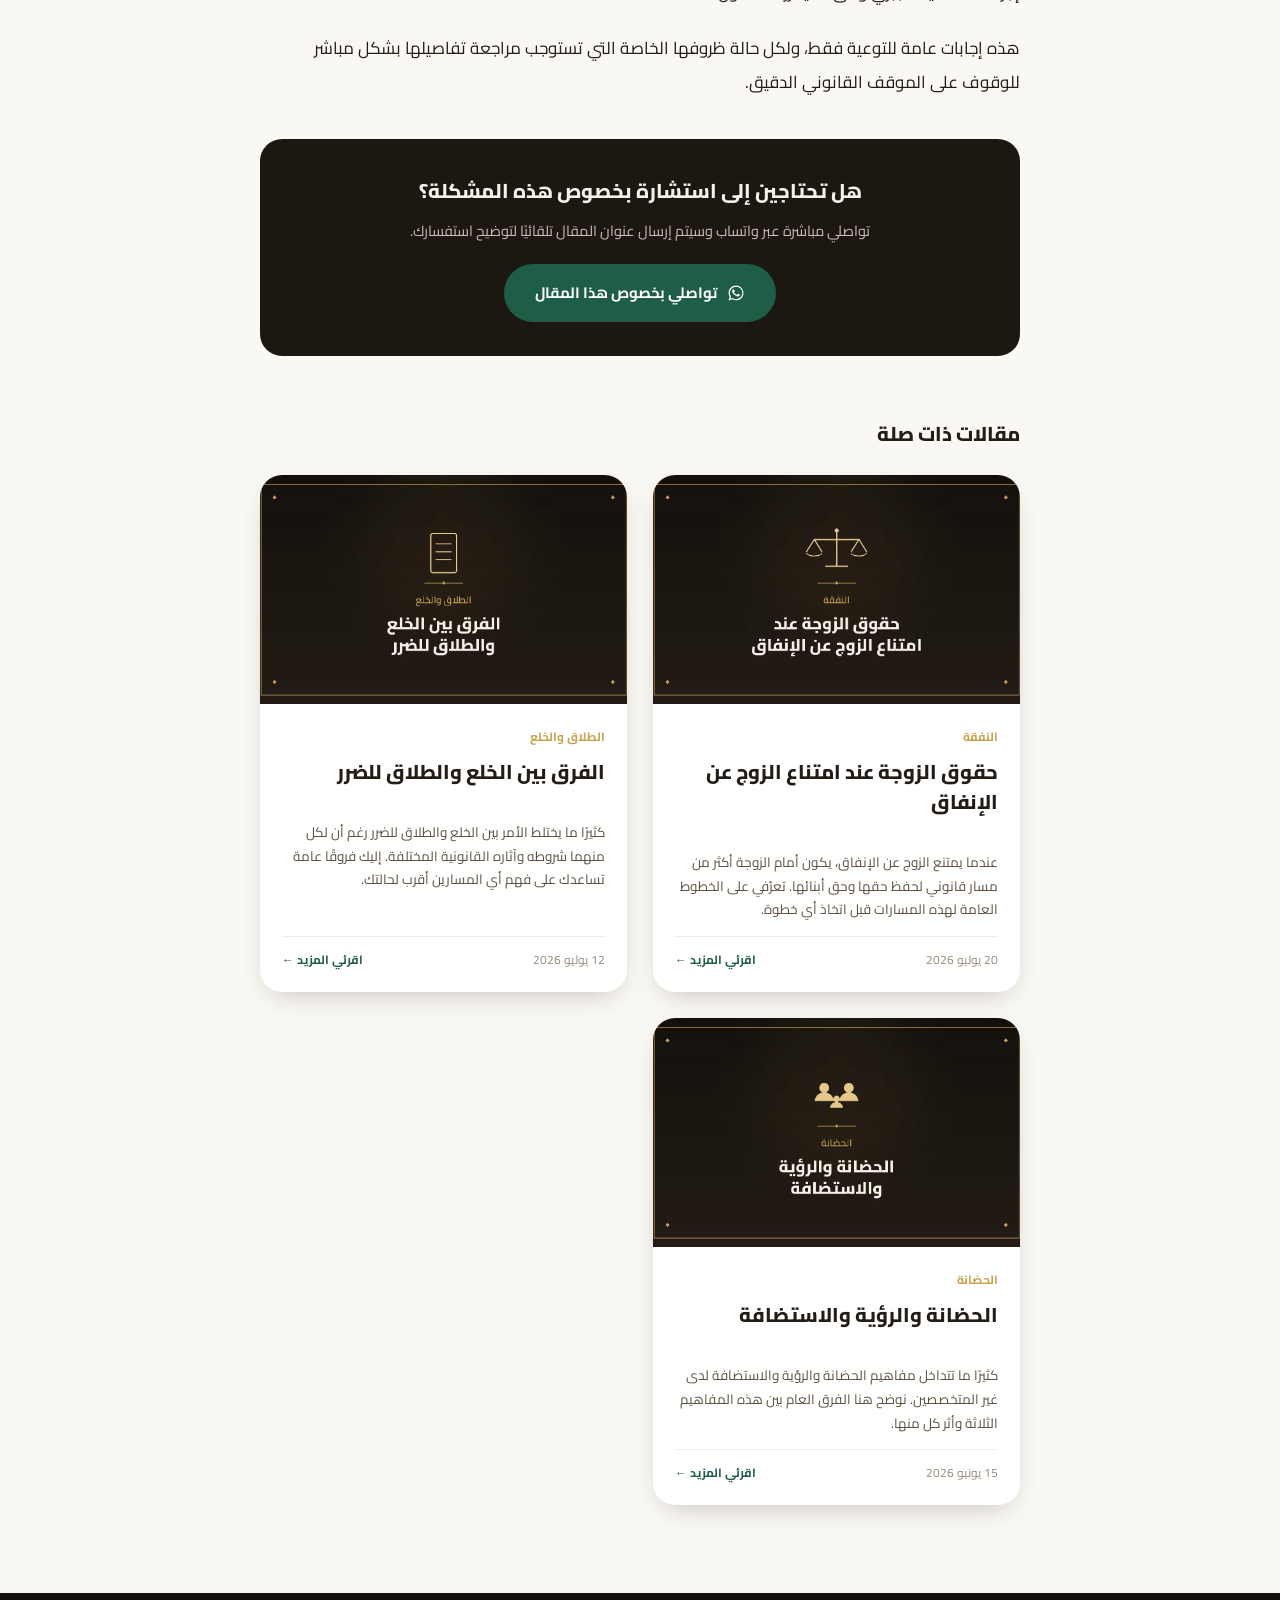
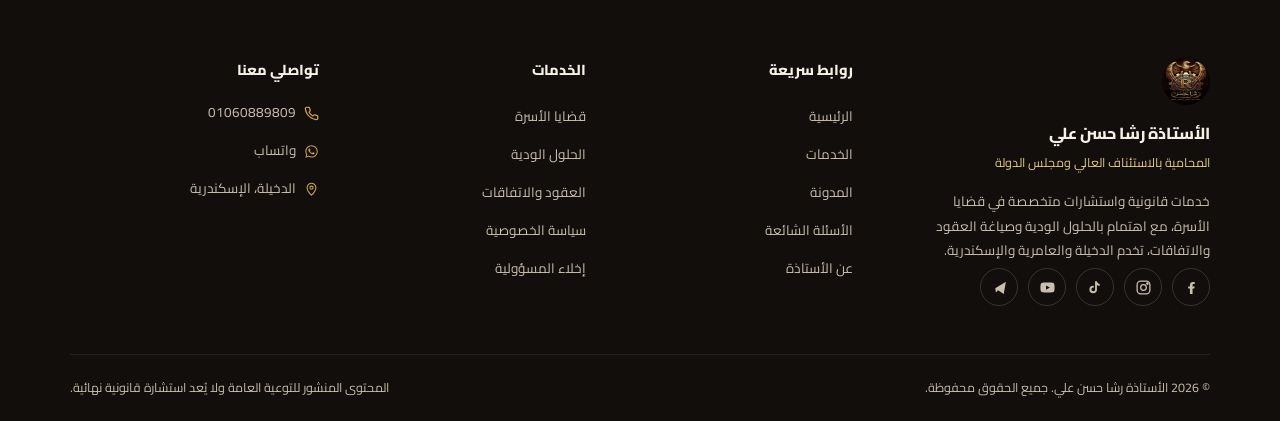
<file: blog/nafaqat-al-atfal-asaila-shaeya.html>
<!DOCTYPE html>
<html lang="ar" dir="rtl">
<head>
<meta charset="UTF-8">
  <meta name="viewport" content="width=device-width, initial-scale=1, viewport-fit=cover">
  <title>نفقة الأطفال وأهم الأسئلة المتعلقة بها | مدونة الأستاذة رشا حسن علي</title>
  <meta name="description" content="إجابات عامة عن أكثر الأسئلة شيوعًا حول نفقة الأطفال، من يستحقها ومتى يمكن المطالبة بها وكيف يتم تحديد قيمتها.">
  <meta name="keywords" content="نفقة الأطفال, نفقة الصغار, محامية أحوال شخصية بالدخيلة, حقوق الأبناء">
  <meta name="robots" content="index, follow">
  <link rel="canonical" href="https://rashahassan-law.example/blog/nafaqat-al-atfal-asaila-shaeya.html">

  <!-- Open Graph -->
  <meta property="og:type" content="website">
  <meta property="og:title" content="نفقة الأطفال وأهم الأسئلة المتعلقة بها | مدونة الأستاذة رشا حسن علي">
  <meta property="og:description" content="إجابات عامة عن أكثر الأسئلة شيوعًا حول نفقة الأطفال، من يستحقها ومتى يمكن المطالبة بها وكيف يتم تحديد قيمتها.">
  <meta property="og:image" content="https://rashahassan-law.example/images/blog/child-support.webp">
  <meta property="og:url" content="https://rashahassan-law.example/blog/nafaqat-al-atfal-asaila-shaeya.html">
  <meta property="og:locale" content="ar_EG">
  <meta property="og:site_name" content="رشا حسن – محاماة واستشارات أسرية">

  <!-- Twitter Card -->
  <meta name="twitter:card" content="summary_large_image">
  <meta name="twitter:title" content="نفقة الأطفال وأهم الأسئلة المتعلقة بها | مدونة الأستاذة رشا حسن علي">
  <meta name="twitter:description" content="إجابات عامة عن أكثر الأسئلة شيوعًا حول نفقة الأطفال، من يستحقها ومتى يمكن المطالبة بها وكيف يتم تحديد قيمتها.">
  <meta name="twitter:image" content="https://rashahassan-law.example/images/blog/child-support.webp">

  <!-- PWA -->
  <link rel="manifest" href="../manifest.webmanifest">
  <meta name="theme-color" content="#120e0b">
  <link rel="icon" href="../icons/favicon.ico" sizes="any">
  <link rel="icon" href="../icons/icon-192.png" type="image/png">
  <link rel="apple-touch-icon" href="../icons/apple-touch-icon.png">
  <meta name="apple-mobile-web-app-capable" content="yes">
  <meta name="apple-mobile-web-app-status-bar-style" content="black-translucent">
  <meta name="apple-mobile-web-app-title" content="رشا حسن">

  <!-- Fonts & Styles -->
  <link rel="preload" href="../fonts/Cairo-Regular.woff2" as="font" type="font/woff2" crossorigin>
  <link rel="preload" href="../fonts/Cairo-Bold.woff2" as="font" type="font/woff2" crossorigin>
  <link rel="stylesheet" href="../css/tokens.css">
  <link rel="stylesheet" href="../css/main.css">
<script type="application/ld+json">{"@context": "https://schema.org", "@type": "BreadcrumbList", "itemListElement": [{"@type": "ListItem", "position": 1, "name": "الرئيسية", "item": "https://rashahassan-law.example/index.html"}, {"@type": "ListItem", "position": 2, "name": "المدونة", "item": "https://rashahassan-law.example/blog/index.html"}, {"@type": "ListItem", "position": 3, "name": "نفقة الأطفال وأهم الأسئلة المتعلقة بها", "item": "https://rashahassan-law.example/blog/nafaqat-al-atfal-asaila-shaeya.html"}]}</script>
<script type="application/ld+json">{"@context": "https://schema.org", "@type": "Article", "headline": "نفقة الأطفال وأهم الأسئلة المتعلقة بها", "description": "إجابات عامة عن أكثر الأسئلة شيوعًا حول نفقة الأطفال، من يستحقها ومتى يمكن المطالبة بها وكيف يتم تحديد قيمتها.", "image": "https://rashahassan-law.example/images/blog/child-support.webp", "author": {"@type": "Person", "name": "الأستاذة رشا حسن علي"}, "datePublished": "2026-06-28", "mainEntityOfPage": "https://rashahassan-law.example/blog/nafaqat-al-atfal-asaila-shaeya.html"}</script>

</head>
<body data-page="blog" data-root="blog">
<div class="offline-banner">أنتِ الآن غير متصلة بالإنترنت — يتم عرض المحتوى المخزّن مؤقتًا</div>

  <a href="#main" class="skip-link">تخطي إلى المحتوى</a>
  <header class="site-header">
    <div class="container">
      <a href="../index.html" class="brand" aria-label="الصفحة الرئيسية">
        <img src="../images/logo.webp" alt="شعار الأستاذة رشا حسن علي" width="42" height="42">
        <span class="brand-text"><strong>رشا حسن علي</strong><span>محامية أسرة واستشارات قانونية</span></span>
      </a>
      <nav class="main-nav" aria-label="التنقل الرئيسي">
        <ul><li><a href="../index.html#home">الرئيسية</a></li>
<li><a href="../index.html#about">عن الأستاذة</a></li>
<li><a href="../index.html#services">الخدمات</a></li>
<li><a href="../blog/index.html">المدونة</a></li>
<li><a href="../index.html#faq">الأسئلة الشائعة</a></li>
<li><a href="../index.html#map">الموقع</a></li></ul>
      </nav>
      <div class="header-actions">
        <a href="#" class="btn btn-whatsapp btn-sm" data-wa-key="hero" target="_blank" rel="noopener" id="header-wa-desktop">
          <svg viewBox="0 0 24 24" fill="currentColor"><path d="M12.04 2C6.58 2 2.13 6.45 2.13 11.91c0 1.87.5 3.62 1.44 5.13L2 22l5.13-1.55a9.86 9.86 0 0 0 4.9 1.31h.01c5.46 0 9.91-4.45 9.91-9.91 0-2.65-1.03-5.13-2.9-7A9.82 9.82 0 0 0 12.04 2zm0 18.06h-.01a8.2 8.2 0 0 1-4.18-1.14l-.3-.18-3.12.94.94-3.04-.2-.31a8.18 8.18 0 0 1-1.26-4.4c0-4.54 3.7-8.24 8.25-8.24a8.2 8.2 0 0 1 5.83 2.42 8.15 8.15 0 0 1 2.41 5.82c0 4.55-3.7 8.24-8.36 8.13zm4.51-6.16c-.25-.12-1.47-.73-1.7-.81-.23-.08-.4-.12-.56.12-.17.25-.65.81-.79.97-.15.17-.29.19-.54.06-.25-.12-1.06-.39-2.01-1.24-.74-.66-1.25-1.48-1.39-1.73-.15-.25-.02-.38.11-.51.11-.11.25-.29.37-.44.12-.15.16-.25.25-.42.08-.17.04-.31-.02-.44-.06-.12-.56-1.35-.77-1.85-.2-.48-.41-.42-.56-.43h-.48c-.17 0-.44.06-.67.31-.23.25-.87.85-.87 2.08s.9 2.41 1.02 2.58c.12.17 1.77 2.7 4.28 3.79.6.26 1.07.41 1.43.53.6.19 1.15.16 1.58.1.48-.07 1.47-.6 1.68-1.18.21-.58.21-1.08.15-1.18-.06-.1-.23-.17-.48-.29z"/></svg> تواصلي معنا
        </a>
        <button type="button" class="nav-toggle" aria-label="فتح القائمة" aria-controls="mobile-menu" aria-expanded="false">
          <svg viewBox="0 0 24 24" fill="none" stroke="currentColor" stroke-width="2" stroke-linecap="round"><path d="M4 7h16M4 12h16M4 17h16"/></svg>
        </button>
      </div>
    </div>
  </header>

  <div class="mobile-menu" id="mobile-menu">
    <div class="mobile-menu-top">
      <a href="../index.html" class="brand" aria-label="الصفحة الرئيسية">
        <img src="../images/logo.webp" alt="شعار الأستاذة رشا حسن علي" width="42" height="42">
        <span class="brand-text"><strong>رشا حسن علي</strong><span>محامية أسرة واستشارات قانونية</span></span>
      </a>
      <button type="button" class="mobile-menu-close" aria-label="إغلاق القائمة"><svg viewBox="0 0 24 24" fill="none" stroke="currentColor" stroke-width="2" stroke-linecap="round"><path d="M6 6l12 12M18 6L6 18"/></svg></button>
    </div>
    <nav aria-label="التنقل على الموبايل">
      <ul><li><a href="../index.html#home">الرئيسية</a></li>
<li><a href="../index.html#about">عن الأستاذة</a></li>
<li><a href="../index.html#services">الخدمات</a></li>
<li><a href="../blog/index.html">المدونة</a></li>
<li><a href="../index.html#faq">الأسئلة الشائعة</a></li>
<li><a href="../index.html#map">الموقع</a></li></ul>
    </nav>
    <div class="mobile-menu-cta">
      <a href="#" class="btn btn-whatsapp" data-wa-key="hero"><svg viewBox="0 0 24 24" fill="currentColor"><path d="M12.04 2C6.58 2 2.13 6.45 2.13 11.91c0 1.87.5 3.62 1.44 5.13L2 22l5.13-1.55a9.86 9.86 0 0 0 4.9 1.31h.01c5.46 0 9.91-4.45 9.91-9.91 0-2.65-1.03-5.13-2.9-7A9.82 9.82 0 0 0 12.04 2zm0 18.06h-.01a8.2 8.2 0 0 1-4.18-1.14l-.3-.18-3.12.94.94-3.04-.2-.31a8.18 8.18 0 0 1-1.26-4.4c0-4.54 3.7-8.24 8.25-8.24a8.2 8.2 0 0 1 5.83 2.42 8.15 8.15 0 0 1 2.41 5.82c0 4.55-3.7 8.24-8.36 8.13zm4.51-6.16c-.25-.12-1.47-.73-1.7-.81-.23-.08-.4-.12-.56.12-.17.25-.65.81-.79.97-.15.17-.29.19-.54.06-.25-.12-1.06-.39-2.01-1.24-.74-.66-1.25-1.48-1.39-1.73-.15-.25-.02-.38.11-.51.11-.11.25-.29.37-.44.12-.15.16-.25.25-.42.08-.17.04-.31-.02-.44-.06-.12-.56-1.35-.77-1.85-.2-.48-.41-.42-.56-.43h-.48c-.17 0-.44.06-.67.31-.23.25-.87.85-.87 2.08s.9 2.41 1.02 2.58c.12.17 1.77 2.7 4.28 3.79.6.26 1.07.41 1.43.53.6.19 1.15.16 1.58.1.48-.07 1.47-.6 1.68-1.18.21-.58.21-1.08.15-1.18-.06-.1-.23-.17-.48-.29z"/></svg> تواصلي عبر واتساب</a>
      <a href="#" class="btn btn-outline-dark" data-tel-link><svg viewBox="0 0 24 24" fill="none" stroke="currentColor" stroke-width="2" stroke-linecap="round" stroke-linejoin="round"><path d="M22 16.92v3a2 2 0 0 1-2.18 2 19.79 19.79 0 0 1-8.63-3.07 19.5 19.5 0 0 1-6-6 19.79 19.79 0 0 1-3.07-8.67A2 2 0 0 1 4.11 2h3a2 2 0 0 1 2 1.72c.127.96.361 1.903.7 2.81a2 2 0 0 1-.45 2.11L8.09 9.91a16 16 0 0 0 6 6l1.27-1.27a2 2 0 0 1 2.11-.45c.907.339 1.85.573 2.81.7A2 2 0 0 1 22 16.92z"/></svg> اتصلي الآن</a>
    </div>
  </div>


<main id="main">
  <div class="page-hero">
    <div class="container">
      <div class="breadcrumb"><a href="../index.html">الرئيسية</a><span>/</span><a href="index.html">المدونة</a><span>/</span><span>قضايا الصغار</span></div>
      <h1 style="font-size:clamp(24px,3.6vw,38px)">نفقة الأطفال وأهم الأسئلة المتعلقة بها</h1>
    </div>
  </div>

  <section class="section-pad">
    <div class="container">
      <div class="article-wrap">
        <div class="article-cover">
          <img src="../images/blog/child-support.webp" alt="نفقة الأطفال وأهم الأسئلة المتعلقة بها" width="1200" height="720" fetchpriority="high">
        </div>
        <div class="article-meta">
          <span><svg viewBox="0 0 24 24" fill="none" stroke="currentColor" stroke-width="1.8" stroke-linecap="round" stroke-linejoin="round"><circle cx="12" cy="12" r="9"/><path d="M12 7v5l3.5 2"/></svg> 28 يونيو 2026</span>
          <span>الأستاذة رشا حسن علي</span>
          <span>قضايا الصغار</span>
        </div>
        <div class="article-share" data-article-share>
          <span class="article-share-label">شاركي المقال:</span>
          <div class="article-share-btns">
            <a href="#" class="share-btn share-whatsapp" target="_blank" rel="noopener" aria-label="مشاركة عبر واتساب" title="واتساب"><svg viewBox="0 0 24 24" fill="currentColor"><path d="M12.04 2C6.58 2 2.13 6.45 2.13 11.91c0 1.87.5 3.62 1.44 5.13L2 22l5.13-1.55a9.86 9.86 0 0 0 4.9 1.31h.01c5.46 0 9.91-4.45 9.91-9.91 0-2.65-1.03-5.13-2.9-7A9.82 9.82 0 0 0 12.04 2zm0 18.06h-.01a8.2 8.2 0 0 1-4.18-1.14l-.3-.18-3.12.94.94-3.04-.2-.31a8.18 8.18 0 0 1-1.26-4.4c0-4.54 3.7-8.24 8.25-8.24a8.2 8.2 0 0 1 5.83 2.42 8.15 8.15 0 0 1 2.41 5.82c0 4.55-3.7 8.24-8.36 8.13zm4.51-6.16c-.25-.12-1.47-.73-1.7-.81-.23-.08-.4-.12-.56.12-.17.25-.65.81-.79.97-.15.17-.29.19-.54.06-.25-.12-1.06-.39-2.01-1.24-.74-.66-1.25-1.48-1.39-1.73-.15-.25-.02-.38.11-.51.11-.11.25-.29.37-.44.12-.15.16-.25.25-.42.08-.17.04-.31-.02-.44-.06-.12-.56-1.35-.77-1.85-.2-.48-.41-.42-.56-.43h-.48c-.17 0-.44.06-.67.31-.23.25-.87.85-.87 2.08s.9 2.41 1.02 2.58c.12.17 1.77 2.7 4.28 3.79.6.26 1.07.41 1.43.53.6.19 1.15.16 1.58.1.48-.07 1.47-.6 1.68-1.18.21-.58.21-1.08.15-1.18-.06-.1-.23-.17-.48-.29z"/></svg></a>
            <a href="#" class="share-btn share-facebook" target="_blank" rel="noopener" aria-label="مشاركة على فيسبوك" title="فيسبوك"><svg viewBox="0 0 24 24" fill="currentColor"><path d="M22 12.06C22 6.51 17.52 2 12 2S2 6.51 2 12.06c0 5.02 3.66 9.18 8.44 9.94v-7.03H7.9v-2.91h2.54V9.85c0-2.52 1.49-3.91 3.77-3.91 1.09 0 2.24.2 2.24.2v2.47h-1.26c-1.24 0-1.63.78-1.63 1.58v1.9h2.78l-.44 2.91h-2.34V22c4.78-.76 8.44-4.92 8.44-9.94z"/></svg></a>
            <a href="#" class="share-btn share-x" target="_blank" rel="noopener" aria-label="مشاركة على منصة X" title="X"><svg viewBox="0 0 24 24" fill="currentColor"><path d="M18.9 2H22l-7.6 8.7L23.3 22h-7l-5.5-7.2L4.5 22H1.4l8.1-9.3L1 2h7.2l5 6.6L18.9 2zm-1.2 18h1.7L7.4 4H5.6l12.1 16z"/></svg></a>
            <button type="button" class="share-btn share-copy" aria-label="نسخ رابط المقال" title="نسخ الرابط"><svg viewBox="0 0 24 24" fill="none" stroke="currentColor" stroke-width="1.8" stroke-linecap="round" stroke-linejoin="round"><rect x="9" y="9" width="12" height="12" rx="2"/><path d="M5 15H4a2 2 0 0 1-2-2V4a2 2 0 0 1 2-2h9a2 2 0 0 1 2 2v1"/></svg></button>
            <button type="button" class="share-btn share-native" aria-label="مشاركة المقال" title="مشاركة"><svg viewBox="0 0 24 24" fill="none" stroke="currentColor" stroke-width="1.8" stroke-linecap="round" stroke-linejoin="round"><circle cx="18" cy="5" r="3"/><circle cx="6" cy="12" r="3"/><circle cx="18" cy="19" r="3"/><path d="M8.6 10.6l6.8-3.9M8.6 13.4l6.8 3.9"/></svg></button>
          </div>
        </div>
        <div class="article-body">
          <p>نفقة الأطفال حق مستقل عن نفقة الزوجة، وتظل واجبة على الأب سواء كانت الزوجية قائمة أو منتهية بالطلاق، وسواء كان الأبناء في حضانة الأم أو غيرها.</p>
<p>من الأسئلة المتكررة: هل تسقط نفقة الأطفال بزواج الأم مرة أخرى؟ الإجابة العامة أن نفقة الأبناء التزام على الأب تجاه أبنائه، ولا علاقة له بالحالة الاجتماعية للأم، لكن التفاصيل الدقيقة قد تختلف حسب ظروف كل حالة.</p>
<p>سؤال آخر شائع: كيف تُحدَّد قيمة النفقة؟ بشكل عام تراعي المحكمة حال الأب المالي واحتياجات الأبناء الفعلية، وقد تُعدَّل القيمة لاحقًا إذا تغيرت الظروف بشكل جوهري.</p>
<p>كما يتكرر السؤال حول ما يحدث عند امتناع الأب عن السداد رغم صدور حكم بالنفقة؛ وهنا يكون المسار هو اتخاذ إجراءات التنفيذ الجبري وفق ما يقرره القانون.</p>
<p>هذه إجابات عامة للتوعية فقط، ولكل حالة ظروفها الخاصة التي تستوجب مراجعة تفاصيلها بشكل مباشر للوقوف على الموقف القانوني الدقيق.</p>
        </div>

        <div class="article-cta">
          <h3>هل تحتاجين إلى استشارة بخصوص هذه المشكلة؟</h3>
          <p>تواصلي مباشرة عبر واتساب وسيتم إرسال عنوان المقال تلقائيًا لتوضيح استفسارك.</p>
          <a href="#" class="btn btn-whatsapp" id="article-wa-cta" target="_blank" rel="noopener"><svg viewBox="0 0 24 24" fill="currentColor"><path d="M12.04 2C6.58 2 2.13 6.45 2.13 11.91c0 1.87.5 3.62 1.44 5.13L2 22l5.13-1.55a9.86 9.86 0 0 0 4.9 1.31h.01c5.46 0 9.91-4.45 9.91-9.91 0-2.65-1.03-5.13-2.9-7A9.82 9.82 0 0 0 12.04 2zm0 18.06h-.01a8.2 8.2 0 0 1-4.18-1.14l-.3-.18-3.12.94.94-3.04-.2-.31a8.18 8.18 0 0 1-1.26-4.4c0-4.54 3.7-8.24 8.25-8.24a8.2 8.2 0 0 1 5.83 2.42 8.15 8.15 0 0 1 2.41 5.82c0 4.55-3.7 8.24-8.36 8.13zm4.51-6.16c-.25-.12-1.47-.73-1.7-.81-.23-.08-.4-.12-.56.12-.17.25-.65.81-.79.97-.15.17-.29.19-.54.06-.25-.12-1.06-.39-2.01-1.24-.74-.66-1.25-1.48-1.39-1.73-.15-.25-.02-.38.11-.51.11-.11.25-.29.37-.44.12-.15.16-.25.25-.42.08-.17.04-.31-.02-.44-.06-.12-.56-1.35-.77-1.85-.2-.48-.41-.42-.56-.43h-.48c-.17 0-.44.06-.67.31-.23.25-.87.85-.87 2.08s.9 2.41 1.02 2.58c.12.17 1.77 2.7 4.28 3.79.6.26 1.07.41 1.43.53.6.19 1.15.16 1.58.1.48-.07 1.47-.6 1.68-1.18.21-.58.21-1.08.15-1.18-.06-.1-.23-.17-.48-.29z"/></svg> تواصلي بخصوص هذا المقال</a>
        </div>

        <div class="related-articles"><h3>مقالات ذات صلة</h3><div class="blog-grid"><article class="blog-card">
          <a class="b-img" href="haqooq-al-zawja-imtinaa-al-zawj-an-al-infaq.html"><img src="../images/blog/nafaqa.webp" alt="حقوق الزوجة عند امتناع الزوج عن الإنفاق" loading="lazy" width="600" height="375"></a>
          <div class="b-body">
            <span class="b-cat">النفقة</span>
            <h3><a href="haqooq-al-zawja-imtinaa-al-zawj-an-al-infaq.html">حقوق الزوجة عند امتناع الزوج عن الإنفاق</a></h3>
            <p class="b-excerpt">عندما يمتنع الزوج عن الإنفاق، يكون أمام الزوجة أكثر من مسار قانوني لحفظ حقها وحق أبنائها. تعرّفي على الخطوط العامة لهذه المسارات قبل اتخاذ أي خطوة.</p>
            <div class="b-meta"><span>20 يوليو 2026</span><a href="haqooq-al-zawja-imtinaa-al-zawj-an-al-infaq.html">اقرئي المزيد ←</a></div>
          </div>
        </article>
<article class="blog-card">
          <a class="b-img" href="al-farq-bayn-al-khula-wa-al-talaq-lel-darar.html"><img src="../images/blog/khula-vs-talaq.webp" alt="الفرق بين الخلع والطلاق للضرر" loading="lazy" width="600" height="375"></a>
          <div class="b-body">
            <span class="b-cat">الطلاق والخلع</span>
            <h3><a href="al-farq-bayn-al-khula-wa-al-talaq-lel-darar.html">الفرق بين الخلع والطلاق للضرر</a></h3>
            <p class="b-excerpt">كثيرًا ما يختلط الأمر بين الخلع والطلاق للضرر رغم أن لكل منهما شروطه وآثاره القانونية المختلفة. إليك فروقًا عامة تساعدك على فهم أي المسارين أقرب لحالتك.</p>
            <div class="b-meta"><span>12 يوليو 2026</span><a href="al-farq-bayn-al-khula-wa-al-talaq-lel-darar.html">اقرئي المزيد ←</a></div>
          </div>
        </article>
<article class="blog-card">
          <a class="b-img" href="al-hadana-wal-roeya-wal-istidafa.html"><img src="../images/blog/custody.webp" alt="الحضانة والرؤية والاستضافة" loading="lazy" width="600" height="375"></a>
          <div class="b-body">
            <span class="b-cat">الحضانة</span>
            <h3><a href="al-hadana-wal-roeya-wal-istidafa.html">الحضانة والرؤية والاستضافة</a></h3>
            <p class="b-excerpt">كثيرًا ما تتداخل مفاهيم الحضانة والرؤية والاستضافة لدى غير المتخصصين. نوضح هنا الفرق العام بين هذه المفاهيم الثلاثة وأثر كل منها.</p>
            <div class="b-meta"><span>15 يونيو 2026</span><a href="al-hadana-wal-roeya-wal-istidafa.html">اقرئي المزيد ←</a></div>
          </div>
        </article></div></div>
      </div>
    </div>
  </section>
</main>


  <footer class="site-footer">
    <div class="container">
      <div class="footer-grid">
        <div class="footer-brand">
          <img src="../images/logo.webp" alt="شعار الأستاذة رشا حسن علي" width="48" height="48">
          <strong>الأستاذة رشا حسن علي</strong>
          <span>المحامية بالاستئناف العالي ومجلس الدولة</span>
          <p>خدمات قانونية واستشارات متخصصة في قضايا الأسرة، مع اهتمام بالحلول الودية وصياغة العقود والاتفاقات، تخدم الدخيلة والعامرية والإسكندرية.</p>
          <div class="footer-social">
            <a href="#" data-fb-link target="_blank" rel="noopener" aria-label="فيسبوك"><svg viewBox="0 0 24 24" fill="currentColor"><path d="M13.5 21v-7.5h2.5l.5-3h-3V8.5c0-.9.2-1.5 1.5-1.5H16.5V4.3c-.3 0-1.3-.1-2.5-.1-2.5 0-4.2 1.5-4.2 4.3V10.5H7.3v3H9.8V21z"/></svg></a>
            <a href="#" aria-label="انستجرام"><svg viewBox="0 0 24 24" fill="none" stroke="currentColor" stroke-width="1.8"><rect x="3" y="3" width="18" height="18" rx="5"/><circle cx="12" cy="12" r="4"/><circle cx="17.5" cy="6.5" r="1"/></svg></a>
            <a href="#" aria-label="تيك توك"><svg viewBox="0 0 24 24" fill="currentColor"><path d="M14 3c.3 2 1.8 3.6 4 3.9v2.6c-1.4 0-2.8-.4-4-1.2v6.4a5.3 5.3 0 1 1-5.3-5.3c.3 0 .6 0 .9.1v2.7a2.6 2.6 0 1 0 1.8 2.5V3z"/></svg></a>
            <a href="#" aria-label="يوتيوب"><svg viewBox="0 0 24 24" fill="currentColor"><path d="M22 12s0-3.2-.4-4.7a2.8 2.8 0 0 0-2-2C17.9 5 12 5 12 5s-5.9 0-7.6.3a2.8 2.8 0 0 0-2 2C2 8.8 2 12 2 12s0 3.2.4 4.7c.3 1 1 1.7 2 2C6.1 19 12 19 12 19s5.9 0 7.6-.3a2.8 2.8 0 0 0 2-2c.4-1.5.4-4.7.4-4.7zM10 15V9l5.2 3z"/></svg></a>
            <a href="#" aria-label="تيليجرام"><svg viewBox="0 0 24 24" fill="currentColor"><path d="m21 4-3 17-8-5-3 3-1-6L21 4z"/></svg></a>
          </div>
        </div>
        <div class="footer-col">
          <h4>روابط سريعة</h4>
          <ul>
            <li><a href="../index.html#home">الرئيسية</a></li>
            <li><a href="../index.html#services">الخدمات</a></li>
            <li><a href="../blog/index.html">المدونة</a></li>
            <li><a href="../index.html#faq">الأسئلة الشائعة</a></li>
            <li><a href="../index.html#about">عن الأستاذة</a></li>
          </ul>
        </div>
        <div class="footer-col">
          <h4>الخدمات</h4>
          <ul>
            <li><a href="../index.html#services">قضايا الأسرة</a></li>
            <li><a href="../index.html#amicable">الحلول الودية</a></li>
            <li><a href="../index.html#contracts">العقود والاتفاقات</a></li>
            <li><a href="../privacy.html">سياسة الخصوصية</a></li>
            <li><a href="../disclaimer.html">إخلاء المسؤولية</a></li>
          </ul>
        </div>
        <div class="footer-col">
          <h4>تواصلي معنا</h4>
          <ul>
            <li><a href="#" data-tel-link><svg viewBox="0 0 24 24" fill="none" stroke="currentColor" stroke-width="2" stroke-linecap="round" stroke-linejoin="round"><path d="M22 16.92v3a2 2 0 0 1-2.18 2 19.79 19.79 0 0 1-8.63-3.07 19.5 19.5 0 0 1-6-6 19.79 19.79 0 0 1-3.07-8.67A2 2 0 0 1 4.11 2h3a2 2 0 0 1 2 1.72c.127.96.361 1.903.7 2.81a2 2 0 0 1-.45 2.11L8.09 9.91a16 16 0 0 0 6 6l1.27-1.27a2 2 0 0 1 2.11-.45c.907.339 1.85.573 2.81.7A2 2 0 0 1 22 16.92z"/></svg> <span data-phone-display></span></a></li>
            <li><a href="#" data-wa-key="hero" target="_blank" rel="noopener"><svg viewBox="0 0 24 24" fill="currentColor"><path d="M12.04 2C6.58 2 2.13 6.45 2.13 11.91c0 1.87.5 3.62 1.44 5.13L2 22l5.13-1.55a9.86 9.86 0 0 0 4.9 1.31h.01c5.46 0 9.91-4.45 9.91-9.91 0-2.65-1.03-5.13-2.9-7A9.82 9.82 0 0 0 12.04 2zm0 18.06h-.01a8.2 8.2 0 0 1-4.18-1.14l-.3-.18-3.12.94.94-3.04-.2-.31a8.18 8.18 0 0 1-1.26-4.4c0-4.54 3.7-8.24 8.25-8.24a8.2 8.2 0 0 1 5.83 2.42 8.15 8.15 0 0 1 2.41 5.82c0 4.55-3.7 8.24-8.36 8.13zm4.51-6.16c-.25-.12-1.47-.73-1.7-.81-.23-.08-.4-.12-.56.12-.17.25-.65.81-.79.97-.15.17-.29.19-.54.06-.25-.12-1.06-.39-2.01-1.24-.74-.66-1.25-1.48-1.39-1.73-.15-.25-.02-.38.11-.51.11-.11.25-.29.37-.44.12-.15.16-.25.25-.42.08-.17.04-.31-.02-.44-.06-.12-.56-1.35-.77-1.85-.2-.48-.41-.42-.56-.43h-.48c-.17 0-.44.06-.67.31-.23.25-.87.85-.87 2.08s.9 2.41 1.02 2.58c.12.17 1.77 2.7 4.28 3.79.6.26 1.07.41 1.43.53.6.19 1.15.16 1.58.1.48-.07 1.47-.6 1.68-1.18.21-.58.21-1.08.15-1.18-.06-.1-.23-.17-.48-.29z"/></svg> واتساب</a></li>
            <li><a href="../index.html#map"><svg viewBox="0 0 24 24" fill="none" stroke="currentColor" stroke-width="1.8" stroke-linecap="round" stroke-linejoin="round"><path d="M12 21s7-6.5 7-12a7 7 0 1 0-14 0c0 5.5 7 12 7 12z"/><circle cx="12" cy="9" r="2.5"/></svg> الدخيلة، الإسكندرية</a></li>
          </ul>
        </div>
      </div>
      <div class="footer-bottom">
        <span>© <span data-year></span> الأستاذة رشا حسن علي. جميع الحقوق محفوظة.</span>
        <span>المحتوى المنشور للتوعية العامة ولا يُعد استشارة قانونية نهائية.</span>
      </div>
    </div>
  </footer>


  <nav class="bottom-nav" aria-label="تنقل سريع">
    <a href="../index.html" data-page-match="home"><svg viewBox="0 0 24 24" fill="none" stroke="currentColor" stroke-width="1.8" stroke-linecap="round" stroke-linejoin="round"><path d="M3 9.5 12 3l9 6.5V20a1 1 0 0 1-1 1h-5v-7H9v7H4a1 1 0 0 1-1-1z"/></svg>الرئيسية</a>
    <a href="../index.html#services" data-page-match="services"><svg viewBox="0 0 24 24" fill="none" stroke="currentColor" stroke-width="1.8" stroke-linecap="round" stroke-linejoin="round"><rect x="2" y="5" width="20" height="14" rx="2"/><circle cx="8.5" cy="12" r="2"/><path d="M6 16.5c.5-1.5 1.7-2.2 2.5-2.2s2 .7 2.5 2.2M14 9h5M14 13h5M14 16h3"/></svg>الخدمات</a>
    <a href="../blog/index.html" data-page-match="blog"><svg viewBox="0 0 24 24" fill="none" stroke="currentColor" stroke-width="1.8" stroke-linecap="round" stroke-linejoin="round"><path d="M4 5.5A2.5 2.5 0 0 1 6.5 3H20v16.5A1.5 1.5 0 0 1 18.5 21H6.5A2.5 2.5 0 0 1 4 18.5z"/><path d="M4 18.5A2.5 2.5 0 0 1 6.5 16H20"/></svg>المدونة</a>
    <a href="../index.html#ask" data-page-match="ask"><svg viewBox="0 0 24 24" fill="none" stroke="currentColor" stroke-width="1.8" stroke-linecap="round" stroke-linejoin="round"><path d="M21 11.5a8.38 8.38 0 0 1-.9 3.8 8.5 8.5 0 0 1-7.6 4.7 8.38 8.38 0 0 1-3.8-.9L3 21l1.9-5.7a8.38 8.38 0 0 1-.9-3.8 8.5 8.5 0 0 1 4.7-7.6 8.38 8.38 0 0 1 3.8-.9h.5a8.48 8.48 0 0 1 8 8z"/></svg>اسألي</a>
    <a href="#" class="nav-wa" data-wa-key="hero"><svg viewBox="0 0 24 24" fill="currentColor"><path d="M12.04 2C6.58 2 2.13 6.45 2.13 11.91c0 1.87.5 3.62 1.44 5.13L2 22l5.13-1.55a9.86 9.86 0 0 0 4.9 1.31h.01c5.46 0 9.91-4.45 9.91-9.91 0-2.65-1.03-5.13-2.9-7A9.82 9.82 0 0 0 12.04 2zm0 18.06h-.01a8.2 8.2 0 0 1-4.18-1.14l-.3-.18-3.12.94.94-3.04-.2-.31a8.18 8.18 0 0 1-1.26-4.4c0-4.54 3.7-8.24 8.25-8.24a8.2 8.2 0 0 1 5.83 2.42 8.15 8.15 0 0 1 2.41 5.82c0 4.55-3.7 8.24-8.36 8.13zm4.51-6.16c-.25-.12-1.47-.73-1.7-.81-.23-.08-.4-.12-.56.12-.17.25-.65.81-.79.97-.15.17-.29.19-.54.06-.25-.12-1.06-.39-2.01-1.24-.74-.66-1.25-1.48-1.39-1.73-.15-.25-.02-.38.11-.51.11-.11.25-.29.37-.44.12-.15.16-.25.25-.42.08-.17.04-.31-.02-.44-.06-.12-.56-1.35-.77-1.85-.2-.48-.41-.42-.56-.43h-.48c-.17 0-.44.06-.67.31-.23.25-.87.85-.87 2.08s.9 2.41 1.02 2.58c.12.17 1.77 2.7 4.28 3.79.6.26 1.07.41 1.43.53.6.19 1.15.16 1.58.1.48-.07 1.47-.6 1.68-1.18.21-.58.21-1.08.15-1.18-.06-.1-.23-.17-.48-.29z"/></svg>واتساب</a>
  </nav>

<a href="#" class="floating-whatsapp" data-wa-key="hero" target="_blank" rel="noopener" aria-label="تواصلي عبر واتساب"><svg viewBox="0 0 24 24" fill="currentColor"><path d="M12.04 2C6.58 2 2.13 6.45 2.13 11.91c0 1.87.5 3.62 1.44 5.13L2 22l5.13-1.55a9.86 9.86 0 0 0 4.9 1.31h.01c5.46 0 9.91-4.45 9.91-9.91 0-2.65-1.03-5.13-2.9-7A9.82 9.82 0 0 0 12.04 2zm0 18.06h-.01a8.2 8.2 0 0 1-4.18-1.14l-.3-.18-3.12.94.94-3.04-.2-.31a8.18 8.18 0 0 1-1.26-4.4c0-4.54 3.7-8.24 8.25-8.24a8.2 8.2 0 0 1 5.83 2.42 8.15 8.15 0 0 1 2.41 5.82c0 4.55-3.7 8.24-8.36 8.13zm4.51-6.16c-.25-.12-1.47-.73-1.7-.81-.23-.08-.4-.12-.56.12-.17.25-.65.81-.79.97-.15.17-.29.19-.54.06-.25-.12-1.06-.39-2.01-1.24-.74-.66-1.25-1.48-1.39-1.73-.15-.25-.02-.38.11-.51.11-.11.25-.29.37-.44.12-.15.16-.25.25-.42.08-.17.04-.31-.02-.44-.06-.12-.56-1.35-.77-1.85-.2-.48-.41-.42-.56-.43h-.48c-.17 0-.44.06-.67.31-.23.25-.87.85-.87 2.08s.9 2.41 1.02 2.58c.12.17 1.77 2.7 4.28 3.79.6.26 1.07.41 1.43.53.6.19 1.15.16 1.58.1.48-.07 1.47-.6 1.68-1.18.21-.58.21-1.08.15-1.18-.06-.1-.23-.17-.48-.29z"/></svg></a>

  <div class="wizard-overlay" role="dialog" aria-modal="true" aria-label="اكتشفي موقفك القانوني">
    <div class="wizard-modal">
      <button type="button" class="wizard-close" data-wizard-close aria-label="إغلاق"><svg viewBox="0 0 24 24" fill="none" stroke="currentColor" stroke-width="2" stroke-linecap="round"><path d="M6 6l12 12M18 6L6 18"/></svg></button>
      <div class="wizard-body"></div>
    </div>
  </div>


  <div class="update-toast">
    <div class="ut-icon"><svg viewBox="0 0 24 24" fill="none" stroke="currentColor" stroke-width="2" stroke-linecap="round" stroke-linejoin="round"><path d="M21 12a9 9 0 1 1-3.02-6.72"/><path d="M21 3v6h-6"/></svg></div>
    <div class="ut-text">
      <strong>يتوفر إصدار جديد</strong>
      <span>حدّثي الصفحة للحصول على آخر التحديثات</span>
    </div>
    <div class="ut-actions">
      <button type="button" class="ut-refresh">تحديث</button>
      <button type="button" class="ut-dismiss">لاحقًا</button>
    </div>
  </div>

  <div class="install-toast">
    <img src="../icons/icon-96.png" alt="">
    <div class="it-text">
      <strong>ثبّتي تطبيق رشا حسن</strong>
      <span>وصول أسرع حتى بدون إنترنت</span>
    </div>
    <div class="it-actions">
      <button type="button" class="it-install">تثبيت</button>
      <button type="button" class="it-dismiss">لاحقًا</button>
    </div>
  </div>


<script src="../js/config.js"></script>
<script src="../js/main.js" defer></script>
<script>
  document.getElementById('article-wa-cta').href = buildArticleWhatsAppLink("نفقة الأطفال وأهم الأسئلة المتعلقة بها");
</script>
</body>
</html>
</file>
<file: css/tokens.css>
/* ============================================================
   رشا حسن — نظام التصميم (Design Tokens)
   طابع: Luxury Legal Brand — أسود/عاجي دافئ + ذهبي كأصالة (accent)
   ============================================================ */

@font-face {
  font-family: "Cairo";
  src: url("../fonts/Cairo-Regular.woff2") format("woff2");
  font-weight: 400;
  font-display: swap;
}
@font-face {
  font-family: "Cairo";
  src: url("../fonts/Cairo-SemiBold.woff2") format("woff2");
  font-weight: 600;
  font-display: swap;
}
@font-face {
  font-family: "Cairo";
  src: url("../fonts/Cairo-Bold.woff2") format("woff2");
  font-weight: 700;
  font-display: swap;
}
@font-face {
  font-family: "Cairo";
  src: url("../fonts/Cairo-ExtraBold.woff2") format("woff2");
  font-weight: 800;
  font-display: swap;
}
@font-face {
  font-family: "Amiri";
  src: url("../fonts/Amiri-Regular.woff2") format("woff2");
  font-weight: 400;
  font-display: swap;
}
@font-face {
  font-family: "Amiri";
  src: url("../fonts/Amiri-Bold.woff2") format("woff2");
  font-weight: 700;
  font-display: swap;
}

:root {
  /* ---- الألوان ---- */
  --c-black: #120e0b;
  --c-charcoal: #1d1712;
  --c-charcoal-2: #29211a;
  --c-brown: #3c2c1f;
  --c-gold: #c9a24b;
  --c-gold-bright: #dab661;
  --c-champagne: #e4c989;
  --c-ivory: #f6f1e7;
  --c-offwhite: #faf8f3;
  --c-ink: #241d17;
  --c-line: rgba(201, 162, 75, 0.28);
  --c-line-soft: rgba(201, 162, 75, 0.14);

  /* أسطح فاتحة للأقسام على خلفية عاجية */
  --surface-light: var(--c-offwhite);
  --surface-card: #ffffff;
  --surface-dark: var(--c-charcoal);
  --surface-dark-2: var(--c-black);

  --text-on-light: var(--c-ink);
  --text-on-light-soft: #5c4f3f;
  --text-on-dark: var(--c-ivory);
  --text-on-dark-soft: #c9bfae;

  /* ---- الطباعة ---- */
  --font-body: "Cairo", "Segoe UI", Tahoma, sans-serif;
  --font-display: "Cairo", "Segoe UI", Tahoma, sans-serif;
  --font-accent: "Amiri", "Times New Roman", serif;

  /* ---- القياسات ---- */
  --radius-s: 6px;
  --radius-m: 12px;
  --radius-l: 22px;
  --container: 1180px;
  --header-h: 78px;
  --bottom-nav-h: 64px;

  /* ---- الظلال ---- */
  --shadow-card: 0 10px 30px -12px rgba(18, 14, 11, 0.28);
  --shadow-gold: 0 6px 22px -6px rgba(201, 162, 75, 0.45);

  --ease: cubic-bezier(0.22, 1, 0.36, 1);
}

* { box-sizing: border-box; }
html { scroll-behavior: smooth; }
@media (prefers-reduced-motion: reduce) {
  html { scroll-behavior: auto; }
  *, *::before, *::after { animation-duration: 0.01ms !important; animation-iteration-count: 1 !important; transition-duration: 0.01ms !important; scroll-behavior: auto !important; }
}

body {
  margin: 0;
  font-family: var(--font-body);
  background: var(--surface-light);
  color: var(--text-on-light);
  direction: rtl;
  text-align: right;
  line-height: 1.75;
  -webkit-font-smoothing: antialiased;
  overflow-x: hidden;
  padding-bottom: env(safe-area-inset-bottom, 0);
}

img { max-width: 100%; display: block; }
a { color: inherit; text-decoration: none; }
button { font-family: inherit; cursor: pointer; }
ul { margin: 0; padding: 0; list-style: none; }
h1, h2, h3, h4, p { margin: 0; }

.container {
  max-width: var(--container);
  margin: 0 auto;
  padding: 0 20px;
}

/* ---- الوصول: حالات التركيز ---- */
a:focus-visible,
button:focus-visible,
input:focus-visible,
textarea:focus-visible,
select:focus-visible,
[tabindex]:focus-visible {
  outline: 2px solid var(--c-gold);
  outline-offset: 3px;
  border-radius: 4px;
}
.skip-link {
  position: absolute;
  right: 12px;
  top: -60px;
  background: var(--c-black);
  color: var(--c-champagne);
  padding: 10px 18px;
  border-radius: var(--radius-s);
  z-index: 2000;
  transition: top 0.2s var(--ease);
}
.skip-link:focus { top: 12px; }

/* ---- عناصر مشتركة ---- */
.eyebrow {
  display: inline-flex;
  align-items: center;
  gap: 10px;
  font-size: 14px;
  font-weight: 700;
  letter-spacing: 0.02em;
  color: var(--c-gold);
  margin-bottom: 14px;
}
.eyebrow::before,
.eyebrow::after {
  content: "";
  width: 22px;
  height: 1px;
  background: var(--c-gold);
}

.section-title {
  font-size: clamp(26px, 4vw, 40px);
  font-weight: 800;
  line-height: 1.35;
  color: var(--text-on-light);
}
.section-title.on-dark { color: var(--text-on-dark); }
.section-sub {
  margin-top: 14px;
  font-size: 16px;
  color: var(--text-on-light-soft);
  max-width: 640px;
}
.section-sub.on-dark { color: var(--text-on-dark-soft); }

.section-head { margin-bottom: 44px; }
.section-head.center { text-align: center; }
.section-head.center .section-sub { margin-inline: auto; }
.section-head.center .eyebrow { }

section { position: relative; }
.section-pad { padding: 88px 0; }
@media (max-width: 720px) { .section-pad { padding: 56px 0; } }

.divider-ornament {
  display: flex;
  align-items: center;
  justify-content: center;
  gap: 12px;
  margin: 0 auto;
}
.divider-ornament .line { width: 64px; height: 1px; background: var(--c-gold); }
.divider-ornament .diamond {
  width: 8px; height: 8px; background: var(--c-gold); transform: rotate(45deg);
}

/* ---- أزرار ---- */
.btn {
  display: inline-flex;
  align-items: center;
  justify-content: center;
  gap: 10px;
  padding: 15px 30px;
  border-radius: 999px;
  font-weight: 700;
  font-size: 15px;
  border: 1px solid transparent;
  transition: transform 0.25s var(--ease), box-shadow 0.25s var(--ease), background 0.25s var(--ease), color 0.25s var(--ease);
  white-space: nowrap;
}
.btn:active { transform: translateY(1px) scale(0.99); }
.btn-gold {
  background: linear-gradient(135deg, var(--c-gold-bright), var(--c-gold));
  color: var(--c-black);
  box-shadow: var(--shadow-gold);
}
.btn-gold:hover { filter: brightness(1.06); transform: translateY(-2px); }
.btn-outline-dark {
  background: transparent;
  border-color: rgba(255,255,255,0.35);
  color: var(--text-on-dark);
}
.btn-outline-dark:hover { background: rgba(255,255,255,0.08); border-color: var(--c-gold); }
.btn-outline-light {
  background: transparent;
  border-color: rgba(36,29,23,0.25);
  color: var(--text-on-light);
}
.btn-outline-light:hover { border-color: var(--c-gold); background: rgba(201,162,75,0.08); }
.btn-whatsapp {
  background: #1e5e46;
  color: #fff;
}
.btn-whatsapp:hover { background: #1a5240; transform: translateY(-2px); }
.btn-sm { padding: 10px 20px; font-size: 13.5px; }
.btn svg { width: 18px; height: 18px; flex-shrink: 0; }

.card {
  background: var(--surface-card);
  border-radius: var(--radius-l);
  box-shadow: var(--shadow-card);
  border: 1px solid rgba(36,29,23,0.06);
}

.visually-hidden {
  position: absolute !important;
  width: 1px; height: 1px;
  padding: 0; margin: -1px;
  overflow: hidden;
  clip: rect(0,0,0,0);
  white-space: nowrap; border: 0;
}
</file>
<file: css/main.css>
/* ============================================================
   رشا حسن — التنسيقات الرئيسية للمكونات والأقسام
   ============================================================ */

/* ============ Header ============ */
.site-header {
  position: sticky;
  top: 0;
  z-index: 1000;
  height: var(--header-h);
  display: flex;
  align-items: center;
  background: rgba(18, 14, 11, 0.72);
  backdrop-filter: blur(14px) saturate(140%);
  -webkit-backdrop-filter: blur(14px) saturate(140%);
  border-bottom: 1px solid rgba(201, 162, 75, 0.16);
  transition: background 0.3s var(--ease), box-shadow 0.3s var(--ease);
}
.site-header.is-scrolled {
  background: rgba(18, 14, 11, 0.92);
  box-shadow: 0 10px 30px -14px rgba(0,0,0,0.5);
}
.site-header .container {
  display: flex;
  align-items: center;
  justify-content: space-between;
  gap: 24px;
}
.brand {
  display: flex;
  align-items: center;
  gap: 12px;
}
.brand img { width: 42px; height: 42px; border-radius: 50%; }
.brand-text { display: flex; flex-direction: column; line-height: 1.3; }
.brand-text strong { color: var(--c-ivory); font-size: 15.5px; font-weight: 800; }
.brand-text span { color: var(--c-champagne); font-size: 11.5px; }

.main-nav { display: none; }
.main-nav ul { display: flex; align-items: center; gap: 30px; }
.main-nav a {
  color: var(--text-on-dark-soft);
  font-size: 14.5px;
  font-weight: 600;
  position: relative;
  padding: 6px 0;
  transition: color 0.2s;
}
.main-nav a::after {
  content: "";
  position: absolute; right: 0; bottom: 0;
  width: 0; height: 1px; background: var(--c-gold);
  transition: width 0.25s var(--ease);
}
.main-nav a:hover { color: var(--c-ivory); }
.main-nav a:hover::after { width: 100%; }

.header-actions { display: flex; align-items: center; gap: 12px; }
.nav-toggle {
  display: flex;
  background: none; border: 1px solid rgba(201,162,75,0.4);
  border-radius: 10px;
  width: 44px; height: 44px;
  align-items: center; justify-content: center;
  color: var(--c-champagne);
}
.nav-toggle svg { width: 22px; height: 22px; }

#header-wa-desktop { display: none; }
@media (min-width: 981px) {
  .main-nav { display: block; }
  .nav-toggle { display: none; }
  #header-wa-desktop { display: inline-flex; }
}

/* موبايل: قائمة منسدلة */
.mobile-menu {
  position: fixed; inset: 0;
  background: rgba(15, 11, 8, 0.98);
  z-index: 1200;
  display: flex;
  flex-direction: column;
  padding: 24px 22px;
  transform: translateY(-100%);
  transition: transform 0.35s var(--ease);
}
.mobile-menu.is-open { transform: translateY(0); }
.mobile-menu-top { display: flex; justify-content: space-between; align-items: center; margin-bottom: 40px; }
.mobile-menu-close { background: none; border: 1px solid rgba(201,162,75,0.4); border-radius: 10px; width: 44px; height: 44px; color: var(--c-champagne); }
.mobile-menu-close svg { width: 20px; height: 20px; }
.mobile-menu ul { display: flex; flex-direction: column; gap: 4px; }
.mobile-menu a {
  display: block; padding: 16px 6px;
  font-size: 20px; font-weight: 700;
  color: var(--c-ivory);
  border-bottom: 1px solid rgba(201,162,75,0.12);
}
.mobile-menu-cta { margin-top: 30px; display: flex; flex-direction: column; gap: 12px; }

/* ============ Hero ============ */
.hero {
  position: relative;
  background: radial-gradient(ellipse at 30% 0%, #241b13 0%, var(--c-black) 62%);
  color: var(--text-on-dark);
  padding: 56px 0 76px;
  overflow: hidden;
}
.hero::before {
  content: "";
  position: absolute; inset: 0;
  background-image:
    radial-gradient(1px 1px at 20% 30%, rgba(201,162,75,0.5) 0, transparent 100%),
    radial-gradient(1px 1px at 80% 20%, rgba(201,162,75,0.35) 0, transparent 100%),
    radial-gradient(1px 1px at 60% 70%, rgba(201,162,75,0.3) 0, transparent 100%);
  pointer-events: none;
}
.hero .container {
  display: grid;
  grid-template-columns: 1.05fr 0.95fr;
  gap: 40px;
  align-items: center;
  position: relative;
}
.hero-copy { position: relative; z-index: 2; }
.hero-kicker {
  font-family: var(--font-accent);
  font-size: 19px;
  color: var(--c-champagne);
  margin-bottom: 18px;
  display: block;
}
.hero h1 {
  font-size: clamp(32px, 5vw, 52px);
  font-weight: 800;
  line-height: 1.2;
  color: var(--c-ivory);
}
.hero .hero-role {
  margin-top: 12px;
  font-size: clamp(17px, 2.4vw, 21px);
  font-weight: 700;
  color: var(--c-gold-bright);
}
.hero .hero-desc {
  margin-top: 20px;
  font-size: 16.5px;
  color: var(--text-on-dark-soft);
  max-width: 520px;
}
.hero-locations {
  margin-top: 22px;
  display: flex; flex-wrap: wrap; gap: 10px;
  font-size: 14px; color: var(--c-champagne); font-weight: 600;
}
.hero-locations span { display: flex; align-items: center; gap: 6px; }
.hero-locations .dot { width: 4px; height: 4px; border-radius: 50%; background: var(--c-gold); }
.hero-cta { margin-top: 34px; display: flex; flex-wrap: wrap; gap: 14px; }

.hero-visual { position: relative; z-index: 1; }
.hero-frame {
  position: relative;
  border-radius: var(--radius-l);
  overflow: hidden;
  border: 1px solid rgba(201,162,75,0.35);
  box-shadow: 0 40px 80px -30px rgba(0,0,0,0.65);
}
.hero-frame img { width: 100%; height: 100%; object-fit: cover; aspect-ratio: 4/5; }
.hero-frame::after {
  content: "";
  position: absolute; inset: 0;
  background: linear-gradient(0deg, rgba(18,14,11,0.55) 0%, transparent 35%);
}
.hero-badge {
  position: absolute;
  bottom: -22px; right: -18px;
  background: var(--c-ivory);
  color: var(--c-ink);
  border-radius: var(--radius-m);
  padding: 16px 20px;
  box-shadow: var(--shadow-card);
  display: flex; align-items: center; gap: 12px;
  z-index: 3;
  max-width: 240px;
}
.hero-badge svg { width: 30px; height: 30px; color: var(--c-gold); flex-shrink: 0; }
.hero-badge strong { display: block; font-size: 13.5px; font-weight: 800; }
.hero-badge span { font-size: 11.5px; color: var(--text-on-light-soft); }

@media (max-width: 980px) {
  .hero .container { grid-template-columns: 1fr; }
  .hero-visual { max-width: 340px; margin: 0 auto; order: -1; }
  .hero-copy { text-align: center; }
  .hero-locations, .hero-cta { justify-content: center; }
  .hero-desc { margin-inline: auto; }
  .hero-badge { right: 50%; transform: translateX(50%); bottom: -18px; }
}

/* ============ Trust strip ============ */
.trust-strip {
  background: var(--c-charcoal-2);
  border-top: 1px solid var(--c-line-soft);
  border-bottom: 1px solid var(--c-line-soft);
  padding: 26px 0;
}
.trust-strip ul { display: flex; flex-wrap: wrap; justify-content: center; gap: 14px 40px; }
.trust-strip li { display: flex; align-items: center; gap: 10px; color: var(--text-on-dark-soft); font-size: 14px; font-weight: 600; }
.trust-strip svg { width: 20px; height: 20px; color: var(--c-gold); flex-shrink: 0; }

/* ============ Problem picker ============ */
.problem-grid {
  display: grid;
  grid-template-columns: repeat(auto-fill, minmax(210px, 1fr));
  gap: 16px;
}
.problem-card {
  background: var(--surface-card);
  border-radius: var(--radius-m);
  padding: 24px 20px;
  border: 1px solid rgba(36,29,23,0.08);
  border-top: 3px solid var(--c-gold);
  transition: transform 0.25s var(--ease), box-shadow 0.25s var(--ease), border-color .25s;
  display: flex; flex-direction: column; gap: 10px;
  text-align: right;
}
.problem-card:hover { transform: translateY(-5px); box-shadow: var(--shadow-card); }
.problem-card .p-icon {
  width: 44px; height: 44px; border-radius: 12px;
  background: linear-gradient(135deg, #1d1712, #3c2c1f);
  display: flex; align-items: center; justify-content: center;
  color: var(--c-gold-bright);
}
.problem-card .p-icon svg { width: 22px; height: 22px; }
.problem-card h3 { font-size: 16.5px; font-weight: 800; margin-top: 4px; }
.problem-card p { font-size: 13.5px; color: var(--text-on-light-soft); flex: 1; }
.problem-card .p-link {
  font-size: 13px; font-weight: 700; color: #1e5e46;
  display: inline-flex; align-items: center; gap: 6px; margin-top: 6px;
}
.problem-card .p-link svg { width: 15px; height: 15px; }

/* ============ Services ============ */
.services-grid {
  display: grid;
  grid-template-columns: repeat(auto-fill, minmax(260px, 1fr));
  gap: 22px;
}
.service-card {
  background: var(--c-charcoal);
  border-radius: var(--radius-l);
  padding: 32px 26px;
  border: 1px solid var(--c-line-soft);
  color: var(--text-on-dark);
  position: relative;
  overflow: hidden;
}
.service-card::before {
  content: "";
  position: absolute; top: 0; right: 0; width: 120px; height: 120px;
  background: radial-gradient(circle, rgba(201,162,75,0.16), transparent 70%);
}
.service-card .s-icon {
  width: 52px; height: 52px; border-radius: 14px;
  background: linear-gradient(135deg, var(--c-gold-bright), var(--c-gold));
  display: flex; align-items: center; justify-content: center;
  color: var(--c-black); margin-bottom: 20px;
}
.service-card .s-icon svg { width: 26px; height: 26px; }
.service-card h3 { font-size: 19px; font-weight: 800; margin-bottom: 10px; }
.service-card p { font-size: 14px; color: var(--text-on-dark-soft); margin-bottom: 18px; }
.service-card .s-link { font-size: 13.5px; font-weight: 700; color: var(--c-gold-bright); display: inline-flex; align-items: center; gap: 6px; }
.service-card .s-link svg { width: 14px; height: 14px; }

/* ============ Feature band (الحلول الودية / العقود) ============ */
.feature-band { display: grid; grid-template-columns: 1fr 1fr; gap: 50px; align-items: center; }
.feature-band.reverse .feature-visual { order: 2; }
.feature-visual { border-radius: var(--radius-l); overflow: hidden; position: relative; aspect-ratio: 5/4; }
.feature-visual img { width: 100%; height: 100%; object-fit: cover; }
.feature-copy h2 { font-size: clamp(24px, 3.4vw, 34px); font-weight: 800; line-height: 1.4; }
.feature-copy p { margin-top: 16px; font-size: 16px; color: var(--text-on-light-soft); }
.feature-list { margin-top: 22px; display: flex; flex-direction: column; gap: 12px; }
.feature-list li { display: flex; align-items: flex-start; gap: 10px; font-size: 14.5px; }
.feature-list svg { width: 18px; height: 18px; color: var(--c-gold); flex-shrink: 0; margin-top: 3px; }
.feature-copy .btn { margin-top: 26px; }

@media (max-width: 860px) {
  .feature-band, .feature-band.reverse { grid-template-columns: 1fr; }
  .feature-band.reverse .feature-visual { order: -1; }
  .feature-visual { max-width: 420px; margin: 0 auto; }
}

/* ============ About ============ */
.about-section .container { display: grid; grid-template-columns: 0.85fr 1.15fr; gap: 50px; align-items: center; }
.about-visual { border-radius: var(--radius-l); overflow: hidden; }
.about-visual img { width: 100%; aspect-ratio: 4/5; object-fit: cover; }
.about-copy p { font-size: 16.5px; color: var(--text-on-light-soft); margin-bottom: 16px; }
.about-signature { margin-top: 24px; font-family: var(--font-accent); font-size: 22px; color: var(--c-gold); }
@media (max-width: 860px) {
  .about-section .container { grid-template-columns: 1fr; }
  .about-visual { max-width: 340px; margin: 0 auto; }
}

/* ============ Why us ============ */
.why-grid { display: grid; grid-template-columns: repeat(auto-fit, minmax(220px, 1fr)); gap: 22px; }
.why-item { text-align: center; padding: 8px; }
.why-item .w-icon {
  width: 60px; height: 60px; margin: 0 auto 16px; border-radius: 50%;
  border: 1px solid var(--c-line); display: flex; align-items: center; justify-content: center; color: var(--c-gold);
}
.why-item .w-icon svg { width: 26px; height: 26px; }
.why-item h3 { font-size: 15.5px; font-weight: 800; margin-bottom: 8px; color: var(--text-on-dark); }
.why-item p { font-size: 13.5px; color: var(--text-on-dark-soft); }

/* ============ Public activity ============ */
.public-activity { background: var(--c-offwhite); }
.public-activity .container { display: grid; grid-template-columns: 1fr 1fr; gap: 40px; align-items: center; }
.pa-media { border-radius: var(--radius-l); overflow: hidden; box-shadow: var(--shadow-card); }
.pa-media img { width: 100%; object-fit: cover; }
.pa-copy .party-line { display: flex; align-items: center; gap: 12px; margin-bottom: 16px; }
.pa-copy .party-line img { width: 46px; height: 46px; border-radius: 8px; object-fit: cover; }
.pa-copy .party-line strong { display: block; font-size: 15px; }
.pa-copy .party-line span { font-size: 12.5px; color: var(--text-on-light-soft); }
.pa-copy p { font-size: 15.5px; color: var(--text-on-light-soft); margin-bottom: 14px; }
.pa-note {
  margin-top: 18px; font-size: 13px; color: var(--text-on-light-soft);
  background: #fff; border-right: 3px solid var(--c-gold); padding: 12px 16px; border-radius: 6px;
}
@media (max-width: 860px) { .public-activity .container { grid-template-columns: 1fr; } }

/* ============ Court photo section ============ */
.court-section { position: relative; min-height: 460px; display: flex; align-items: flex-end; background: var(--c-black); }
.court-section img { position: absolute; inset: 0; width: 100%; height: 100%; object-fit: cover; object-position: top center; opacity: 0.85; }
.court-section::before {
  content: ""; position: absolute; inset: 0;
  background: linear-gradient(0deg, rgba(10,8,6,0.92) 8%, rgba(10,8,6,0.15) 60%);
}
.court-copy { position: relative; z-index: 2; padding: 60px 0; color: var(--text-on-dark); max-width: 560px; }
.court-copy h2 { font-size: clamp(24px,3.2vw,32px); font-weight: 800; margin-bottom: 14px; }
.court-copy p { color: var(--text-on-dark-soft); font-size: 15.5px; }

/* ============ Blog ============ */
.blog-grid { display: grid; grid-template-columns: repeat(auto-fill, minmax(280px, 1fr)); gap: 26px; }
.blog-card {
  background: var(--surface-card); border-radius: var(--radius-l); overflow: hidden;
  box-shadow: var(--shadow-card); display: flex; flex-direction: column; transition: transform 0.25s var(--ease);
}
.blog-card:hover { transform: translateY(-6px); }
.blog-card .b-img { aspect-ratio: 16/10; overflow: hidden; }
.blog-card .b-img img { width: 100%; height: 100%; object-fit: cover; transition: transform .4s var(--ease); }
.blog-card:hover .b-img img { transform: scale(1.05); }
.blog-card .b-body { padding: 22px; display: flex; flex-direction: column; gap: 10px; flex: 1; }
.blog-card .b-cat { font-size: 12px; font-weight: 700; color: var(--c-gold); }
.blog-card h3 { font-size: 17px; font-weight: 800; line-height: 1.5; }
.blog-card .b-excerpt { font-size: 13.5px; color: var(--text-on-light-soft); flex: 1; }
.blog-card .b-meta { display: flex; justify-content: space-between; align-items: center; font-size: 12px; color: #97897a; margin-top: 4px; padding-top: 12px; border-top: 1px solid rgba(36,29,23,0.08); }
.blog-card .b-meta a { font-weight: 700; color: #1e5e46; }
.blog-foot { text-align: center; margin-top: 44px; }

.skeleton { position: relative; overflow: hidden; background: #eee7d9; }
.skeleton::after {
  content: ""; position: absolute; inset: 0;
  background: linear-gradient(90deg, transparent, rgba(255,255,255,0.6), transparent);
  animation: shimmer 1.4s infinite;
}
@keyframes shimmer { from { transform: translateX(-100%); } to { transform: translateX(100%); } }
.blog-card.skeleton-card .b-img { background: #eee7d9; }
.blog-card.skeleton-card h3, .blog-card.skeleton-card p { background: #eee7d9; border-radius: 4px; color: transparent; }

/* ============ FAQ ============ */
.faq-list { max-width: 780px; margin: 0 auto; display: flex; flex-direction: column; gap: 12px; }
.faq-item { background: var(--surface-card); border-radius: var(--radius-m); border: 1px solid rgba(36,29,23,0.08); overflow: hidden; }
.faq-q {
  width: 100%; display: flex; align-items: center; justify-content: space-between; gap: 16px;
  padding: 20px 22px; background: none; border: none; font-size: 15.5px; font-weight: 700;
  color: var(--text-on-light); text-align: right;
}
.faq-q .q-icon { width: 26px; height: 26px; flex-shrink: 0; color: var(--c-gold); transition: transform 0.3s var(--ease); }
.faq-q[aria-expanded="true"] .q-icon { transform: rotate(45deg); }
.faq-a { max-height: 0; overflow: hidden; transition: max-height 0.35s var(--ease); padding: 0 22px; }
.faq-a-inner { padding-bottom: 20px; font-size: 14.5px; color: var(--text-on-light-soft); }
.faq-a .faq-cta { margin-top: 12px; display: inline-flex; align-items: center; gap: 8px; font-weight: 700; color: #1e5e46; font-size: 13.5px; }
.faq-a .faq-cta svg { width: 16px; height: 16px; }

/* ============ Map ============ */
.map-wrap { border-radius: var(--radius-l); overflow: hidden; box-shadow: var(--shadow-card); border: 1px solid rgba(36,29,23,0.08); }
#office-map { height: 420px; width: 100%; background: #eee7d9; }
.map-actions { display: flex; flex-wrap: wrap; gap: 12px; padding: 20px; background: var(--surface-card); }

/* ============ Contact ============ */
.contact-grid { display: grid; grid-template-columns: repeat(auto-fit, minmax(230px, 1fr)); gap: 18px; }
.contact-card {
  background: var(--c-charcoal); border: 1px solid var(--c-line-soft); border-radius: var(--radius-m);
  padding: 26px 22px; color: var(--text-on-dark); display: flex; align-items: center; gap: 16px;
  transition: border-color .25s, transform .25s var(--ease);
}
.contact-card:hover { border-color: var(--c-gold); transform: translateY(-4px); }
.contact-card .c-icon {
  width: 48px; height: 48px; border-radius: 12px; flex-shrink: 0;
  background: linear-gradient(135deg, var(--c-gold-bright), var(--c-gold));
  display: flex; align-items: center; justify-content: center; color: var(--c-black);
}
.contact-card .c-icon svg { width: 22px; height: 22px; }
.contact-card strong { display: block; font-size: 14.5px; font-weight: 800; }
.contact-card span { font-size: 13px; color: var(--text-on-dark-soft); }

/* ============ Footer ============ */
.site-footer { background: var(--c-black); color: var(--text-on-dark-soft); padding: 64px 0 0; }
.footer-grid { display: grid; grid-template-columns: 1.4fr 1fr 1fr 1.1fr; gap: 40px; padding-bottom: 48px; border-bottom: 1px solid rgba(255,255,255,0.08); }
.footer-brand img { width: 48px; height: 48px; border-radius: 50%; margin-bottom: 14px; }
.footer-brand strong { display: block; color: var(--c-ivory); font-size: 16px; font-weight: 800; }
.footer-brand span { font-size: 12.5px; color: var(--c-champagne); }
.footer-brand p { margin-top: 14px; font-size: 13.5px; line-height: 1.8; max-width: 280px; }
.footer-col h4 { color: var(--c-ivory); font-size: 14.5px; font-weight: 800; margin-bottom: 18px; }
.footer-col ul { display: flex; flex-direction: column; gap: 10px; }
.footer-col a { font-size: 13.5px; transition: color .2s; display: inline-flex; align-items: center; gap: 8px; }
.footer-col a svg { width: 15px; height: 15px; flex-shrink: 0; color: var(--c-gold); }
.footer-col a:hover { color: var(--c-gold); }
.footer-social { display: flex; gap: 10px; margin-top: 6px; flex-wrap: wrap; }
.footer-social a { width: 38px; height: 38px; border-radius: 50%; border: 1px solid rgba(255,255,255,0.15); display: flex; align-items: center; justify-content: center; }
.footer-social svg { width: 17px; height: 17px; }
.footer-social a:hover { border-color: var(--c-gold); color: var(--c-gold); }
.footer-bottom { padding: 22px 0 22px; display: flex; justify-content: space-between; flex-wrap: wrap; gap: 10px; font-size: 12.5px; }
@media (max-width: 980px) { .footer-bottom { padding-bottom: calc(22px + var(--bottom-nav-h)); } }
@media (max-width: 900px) { .footer-grid { grid-template-columns: 1fr 1fr; } }
@media (max-width: 560px) { .footer-grid { grid-template-columns: 1fr; } }

/* ============ Floating WhatsApp ============ */
.floating-whatsapp {
  position: fixed; left: 18px; bottom: calc(18px + var(--bottom-nav-h)); z-index: 900;
  width: 58px; height: 58px; border-radius: 50%; background: #1e5e46;
  display: flex; align-items: center; justify-content: center;
  box-shadow: 0 10px 26px -8px rgba(30,94,70,0.6); color: #fff;
  animation: floatPulse 3s ease-in-out infinite;
}
.floating-whatsapp svg { width: 28px; height: 28px; }
@keyframes floatPulse {
  0%, 100% { box-shadow: 0 10px 26px -8px rgba(30,94,70,0.6); }
  50% { box-shadow: 0 10px 34px -6px rgba(30,94,70,0.85); }
}
@media (min-width: 981px) { .floating-whatsapp { bottom: 26px; } }
@media (prefers-reduced-motion: reduce) { .floating-whatsapp { animation: none; } }

/* ============ Bottom mobile nav ============ */
.bottom-nav {
  position: fixed; inset-inline: 0; bottom: 0; height: var(--bottom-nav-h);
  background: rgba(18,14,11,0.97); backdrop-filter: blur(10px);
  border-top: 1px solid rgba(201,162,75,0.18); display: flex; z-index: 950;
  padding-bottom: env(safe-area-inset-bottom, 0);
}
.bottom-nav a { flex: 1; display: flex; flex-direction: column; align-items: center; justify-content: center; gap: 4px; font-size: 10.5px; color: var(--text-on-dark-soft); font-weight: 600; }
.bottom-nav a svg { width: 21px; height: 21px; }
.bottom-nav a.is-active { color: var(--c-gold); }
.bottom-nav a.nav-wa { color: #4ec191; }
@media (min-width: 981px) { .bottom-nav { display: none; } }

/* ============ Wizard modal ============ */
.wizard-overlay { position: fixed; inset: 0; background: rgba(10,8,6,0.72); z-index: 1300; display: none; align-items: center; justify-content: center; padding: 20px; }
.wizard-overlay.is-open { display: flex; }
.wizard-modal {
  background: var(--c-offwhite); border-radius: var(--radius-l); max-width: 560px; width: 100%;
  max-height: 88vh; overflow-y: auto; padding: 34px 28px; position: relative;
}
.wizard-close {
  position: absolute; left: 18px; top: 18px; width: 38px; height: 38px; border-radius: 50%;
  background: rgba(36,29,23,0.06); border: none; display: flex; align-items: center; justify-content: center;
}
.wizard-close svg { width: 18px; height: 18px; }
.wizard-steps-label { font-size: 12.5px; font-weight: 700; color: var(--c-gold); margin-bottom: 10px; }
.wizard-modal h3 { font-size: 21px; font-weight: 800; margin-bottom: 22px; }
.wizard-options { display: flex; flex-direction: column; gap: 10px; }
.wizard-option {
  display: flex; align-items: center; justify-content: space-between; padding: 16px 18px;
  border-radius: var(--radius-m); background: #fff; border: 1px solid rgba(36,29,23,0.1);
  font-weight: 700; font-size: 14.5px; transition: border-color .2s, background .2s;
}
.wizard-option:hover { border-color: var(--c-gold); background: #fffdf7; }
.wizard-option svg { width: 16px; height: 16px; color: var(--c-gold); }
.wizard-summary { background: #fff; border-radius: var(--radius-m); padding: 20px; font-size: 14px; line-height: 2; border: 1px solid rgba(36,29,23,0.1); }
.wizard-summary strong { color: var(--c-gold); }
.wizard-disclaimer { margin-top: 16px; font-size: 12.5px; color: var(--text-on-light-soft); background: #fff; border-right: 3px solid var(--c-gold); padding: 10px 14px; border-radius: 6px; }
.wizard-actions { margin-top: 22px; display: flex; gap: 12px; flex-wrap: wrap; }
.wizard-back { font-size: 13px; font-weight: 700; color: var(--text-on-light-soft); margin-top: 16px; display: inline-flex; align-items:center; gap:6px; background:none; border:none; }

/* ============ Ask block ============ */
.ask-block {
  background: linear-gradient(135deg, var(--c-brown), var(--c-black));
  border-radius: var(--radius-l); padding: 50px 36px; text-align: center;
  color: var(--text-on-dark); position: relative; overflow: hidden;
}
.ask-block::before { content: ""; position: absolute; inset: 0; background: radial-gradient(circle at 50% 0%, rgba(201,162,75,0.18), transparent 60%); }
.ask-block .ab-icon { position: relative; width: 46px; height: 46px; margin: 0 auto; color: var(--c-gold); display: block; }
.ask-block h2 { position: relative; font-size: clamp(22px,3vw,30px); font-weight: 800; }
.ask-block p { position: relative; margin-top: 12px; color: var(--text-on-dark-soft); }
.ask-options { position: relative; margin-top: 26px; display: flex; flex-wrap: wrap; justify-content: center; gap: 10px; }
.ask-chip { padding: 10px 20px; border-radius: 999px; border: 1px solid rgba(201,162,75,0.4); font-size: 13.5px; font-weight: 700; color: var(--c-champagne); transition: background .2s, transform .2s; }
.ask-chip:hover { background: rgba(201,162,75,0.14); transform: translateY(-2px); }

/* ============ Offline banner ============ */
.offline-banner {
  position: fixed; top: 0; inset-inline: 0; z-index: 2000;
  background: var(--c-brown); color: var(--c-ivory); text-align: center; font-size: 13.5px; font-weight: 700;
  padding: 10px; transform: translateY(-100%); transition: transform .3s var(--ease);
}
.offline-banner.is-visible { transform: translateY(0); }

/* ============ Install prompt toast ============ */
.install-toast {
  position: fixed; bottom: calc(18px + var(--bottom-nav-h)); right: 18px; left: 18px; z-index: 950;
  background: var(--c-ivory); border-radius: var(--radius-m); padding: 16px 18px;
  box-shadow: var(--shadow-card); display: none; align-items: center; gap: 14px; max-width: 420px; margin: 0 auto;
}
.install-toast.is-visible { display: flex; }
.install-toast img { width: 40px; height: 40px; border-radius: 10px; flex-shrink: 0; }
.install-toast .it-text { flex: 1; }
.install-toast strong { display: block; font-size: 13.5px; }
.install-toast span { font-size: 11.5px; color: var(--text-on-light-soft); }
.install-toast .it-actions { display: flex; gap: 8px; }
.install-toast button { border: none; background: none; font-size: 12.5px; font-weight: 700; padding: 6px 10px; }
.install-toast .it-install { color: #fff; background: var(--c-gold); border-radius: 8px; }
@media (min-width: 981px) { .install-toast { bottom: 22px; } }

/* ============ Update available toast ============ */
.update-toast {
  position: fixed; bottom: calc(18px + var(--bottom-nav-h)); right: 18px; left: 18px; z-index: 960;
  background: var(--c-charcoal); color: var(--text-on-dark); border-radius: var(--radius-m); padding: 16px 18px;
  box-shadow: var(--shadow-card); display: none; align-items: center; gap: 14px; max-width: 420px; margin: 0 auto;
}
.update-toast.is-visible { display: flex; }
.update-toast .ut-icon {
  width: 38px; height: 38px; border-radius: 50%; flex-shrink: 0;
  display: flex; align-items: center; justify-content: center; background: var(--c-gold); color: #fff;
}
.update-toast .ut-icon svg { width: 19px; height: 19px; }
.update-toast .ut-text { flex: 1; }
.update-toast strong { display: block; font-size: 13.5px; }
.update-toast span { font-size: 11.5px; color: var(--text-on-dark-soft); }
.update-toast .ut-actions { display: flex; gap: 8px; }
.update-toast button { border: none; background: none; font-size: 12.5px; font-weight: 700; padding: 6px 10px; color: var(--text-on-dark-soft); }
.update-toast .ut-refresh { color: #fff; background: var(--c-gold); border-radius: 8px; }
@media (min-width: 981px) { .update-toast { bottom: 22px; } }

/* ============ Page hero (صفحات داخلية) ============ */
.page-hero {
  background: radial-gradient(ellipse at 30% 0%, #241b13 0%, var(--c-black) 62%);
  color: var(--text-on-dark); padding: 60px 0 50px; text-align: center;
}
.page-hero h1 { font-size: clamp(28px,4vw,42px); font-weight: 800; color: var(--c-ivory); }
.page-hero p { margin-top: 12px; color: var(--text-on-dark-soft); max-width: 560px; margin-inline: auto; }
.breadcrumb { display: flex; justify-content: center; gap: 8px; font-size: 12.5px; color: var(--c-champagne); margin-bottom: 18px; }
.breadcrumb a { color: var(--c-champagne); }
.breadcrumb span { opacity: 0.5; }

/* ============ Article page ============ */
.article-wrap { max-width: 760px; margin: 0 auto; }
.article-cover { border-radius: var(--radius-l); overflow: hidden; margin-bottom: 30px; box-shadow: var(--shadow-card); }
.article-cover img { width: 100%; aspect-ratio: 16/9; object-fit: cover; }
.article-meta { display: flex; gap: 16px; flex-wrap: wrap; font-size: 13px; color: var(--text-on-light-soft); margin-bottom: 18px; }
.article-meta span { display: inline-flex; align-items: center; gap: 6px; }
.article-meta svg { width: 15px; height: 15px; flex-shrink: 0; color: var(--c-gold); }

/* ---- Article share ---- */
.article-share {
  display: flex; align-items: center; gap: 10px; flex-wrap: wrap;
  padding: 14px 16px; margin-bottom: 30px; border-radius: var(--radius-m);
  background: var(--surface-light); border: 1px solid var(--c-line-soft);
}
.article-share-label { font-size: 13.5px; font-weight: 700; color: var(--text-on-light); margin-inline-end: 4px; }
.article-share-btns { display: flex; align-items: center; gap: 8px; flex-wrap: wrap; }
.share-btn {
  display: inline-flex; align-items: center; justify-content: center;
  width: 38px; height: 38px; border-radius: 50%; flex-shrink: 0;
  background: var(--surface-card); border: 1px solid var(--c-line-soft); color: var(--text-on-light);
  transition: transform 0.2s var(--ease), background 0.2s var(--ease), color 0.2s var(--ease);
  cursor: pointer;
}
.share-btn svg { width: 18px; height: 18px; }
.share-btn:hover { transform: translateY(-2px); }
.share-btn.share-whatsapp:hover { background: #25D366; color: #fff; border-color: #25D366; }
.share-btn.share-facebook:hover { background: #1877F2; color: #fff; border-color: #1877F2; }
.share-btn.share-x:hover { background: var(--c-black); color: #fff; border-color: var(--c-black); }
.share-btn.share-copy:hover, .share-btn.share-native:hover { background: var(--c-gold); color: #fff; border-color: var(--c-gold); }
.article-body { font-size: 17px; line-height: 2; color: var(--text-on-light); }
.article-body p { margin-bottom: 22px; }
.article-cta {
  margin-top: 40px; background: var(--c-charcoal); border-radius: var(--radius-l);
  padding: 34px 30px; text-align: center; color: var(--text-on-dark);
}
.article-cta h3 { font-size: 20px; font-weight: 800; margin-bottom: 10px; }
.article-cta p { color: var(--text-on-dark-soft); margin-bottom: 20px; font-size: 14.5px; }
.related-articles { margin-top: 60px; }
.related-articles h3 { font-size: 20px; font-weight: 800; margin-bottom: 24px; }

/* ============ Blog listing page ============ */
.blog-filters { display: flex; flex-wrap: wrap; gap: 10px; margin-bottom: 40px; justify-content: center; }
.blog-filter-chip {
  padding: 9px 18px; border-radius: 999px; border: 1px solid rgba(36,29,23,0.15);
  font-size: 13px; font-weight: 700; background: #fff; color: var(--text-on-light-soft);
}
.blog-filter-chip.is-active { background: var(--c-gold); border-color: var(--c-gold); color: var(--c-black); }

/* ============ 404 ============ */
.not-found { min-height: 60vh; display: flex; align-items: center; justify-content: center; text-align: center; padding: 60px 20px; }
.not-found .nf-num { font-size: 100px; font-weight: 800; color: var(--c-gold); line-height: 1; }
.not-found h1 { font-size: 24px; font-weight: 800; margin-top: 10px; }
.not-found p { margin-top: 12px; color: var(--text-on-light-soft); max-width: 420px; margin-inline: auto; }
.not-found .nf-actions { margin-top: 26px; display: flex; gap: 12px; flex-wrap: wrap; justify-content: center; }

/* ============ Legal pages (privacy/disclaimer) ============ */
.legal-content { max-width: 760px; margin: 0 auto; font-size: 15.5px; line-height: 2; color: var(--text-on-light); }
.legal-content h2 { font-size: 20px; font-weight: 800; margin: 34px 0 14px; }
.legal-content p, .legal-content li { color: var(--text-on-light-soft); margin-bottom: 12px; }
.legal-content ul { padding-right: 20px; list-style: disc; }

/* منع أي فيضان أفقي */
html, body { max-width: 100%; overflow-x: hidden; }
</file>
